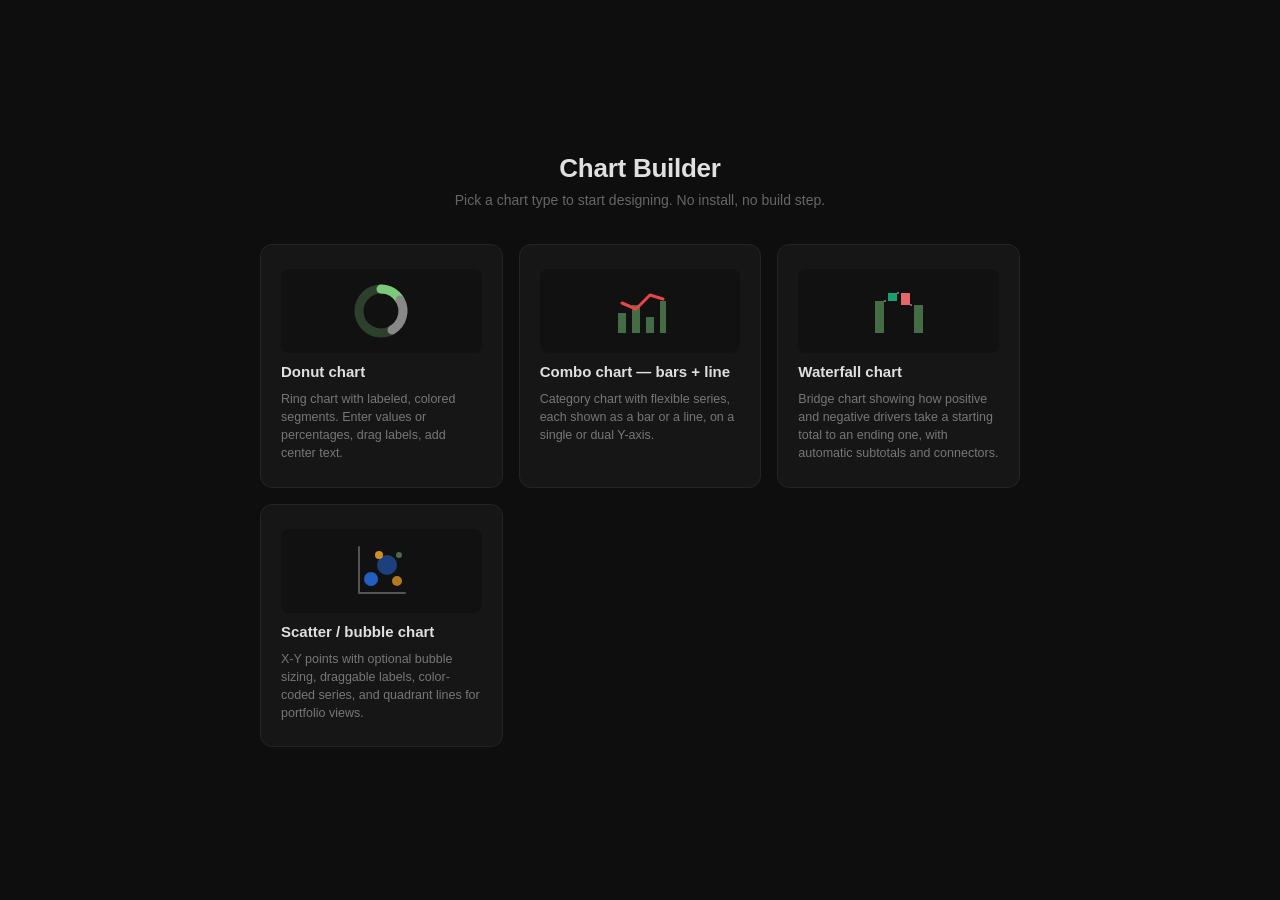
<file: index.html>
<!DOCTYPE html>
<html lang="en">
<head>
<meta charset="UTF-8">
<meta name="viewport" content="width=device-width, initial-scale=1.0">
<title>Chart Builder</title>
<link rel="stylesheet" href="shared.css?v=3">
</head>
<body class="launcher">

<div class="launcher-wrap">
  <div class="launcher-head">
    <h1>Chart Builder</h1>
    <p>Pick a chart type to start designing. No install, no build step.</p>
  </div>

  <div class="launcher-grid">

    <a class="launcher-card" href="donut.html">
      <div class="glyph">
        <svg width="64" height="64" viewBox="0 0 64 64" fill="none">
          <circle cx="32" cy="32" r="22" stroke="currentColor" stroke-width="9" opacity="0.25"/>
          <path d="M32 10 a22 22 0 0 1 19 11" stroke="currentColor" stroke-width="9" stroke-linecap="round"/>
          <path d="M51 21 a22 22 0 0 1 -8 30" stroke="#888" stroke-width="9" stroke-linecap="round"/>
        </svg>
      </div>
      <h2>Donut chart</h2>
      <p>Ring chart with labeled, colored segments. Enter values or percentages, drag labels, add center text.</p>
    </a>

    <a class="launcher-card" href="combo.html">
      <div class="glyph">
        <svg width="64" height="64" viewBox="0 0 64 64" fill="none">
          <rect x="10" y="34" width="8" height="20" fill="currentColor" opacity="0.5"/>
          <rect x="24" y="26" width="8" height="28" fill="currentColor" opacity="0.5"/>
          <rect x="38" y="38" width="8" height="16" fill="currentColor" opacity="0.5"/>
          <rect x="52" y="22" width="6" height="32" fill="currentColor" opacity="0.5"/>
          <polyline points="14,24 28,30 42,16 55,20" stroke="#E84545" stroke-width="3" stroke-linecap="round" stroke-linejoin="round"/>
        </svg>
      </div>
      <h2>Combo chart — bars + line</h2>
      <p>Category chart with flexible series, each shown as a bar or a line, on a single or dual Y-axis.</p>
    </a>

    <a class="launcher-card" href="waterfall.html">
      <div class="glyph">
        <svg width="64" height="64" viewBox="0 0 64 64" fill="none">
          <rect x="8"  y="22" width="9" height="32" fill="currentColor" opacity="0.5"/>
          <rect x="21" y="14" width="9" height="8"  fill="#199e70"/>
          <rect x="34" y="14" width="9" height="12" fill="#e66767"/>
          <rect x="47" y="26" width="9" height="28" fill="currentColor" opacity="0.5"/>
          <path d="M17 22 H21 M30 14 H34 M43 26 H47" stroke="#888" stroke-width="1.5" stroke-dasharray="2 2"/>
        </svg>
      </div>
      <h2>Waterfall chart</h2>
      <p>Bridge chart showing how positive and negative drivers take a starting total to an ending one, with automatic subtotals and connectors.</p>
    </a>

    <a class="launcher-card" href="scatter.html">
      <div class="glyph">
        <svg width="64" height="64" viewBox="0 0 64 64" fill="none">
          <path d="M10 54 H56 M10 54 V8" stroke="#555" stroke-width="2" stroke-linecap="round"/>
          <circle cx="22" cy="40" r="7" fill="#2A7AFF" opacity="0.75"/>
          <circle cx="38" cy="26" r="10" fill="#2A7AFF" opacity="0.45"/>
          <circle cx="30" cy="16" r="4" fill="#F5A623" opacity="0.85"/>
          <circle cx="48" cy="42" r="5" fill="#F5A623" opacity="0.7"/>
          <circle cx="50" cy="16" r="3" fill="currentColor" opacity="0.5"/>
        </svg>
      </div>
      <h2>Scatter / bubble chart</h2>
      <p>X-Y points with optional bubble sizing, draggable labels, color-coded series, and quadrant lines for portfolio views.</p>
    </a>

  </div>
</div>

</body>
</html>
</file>
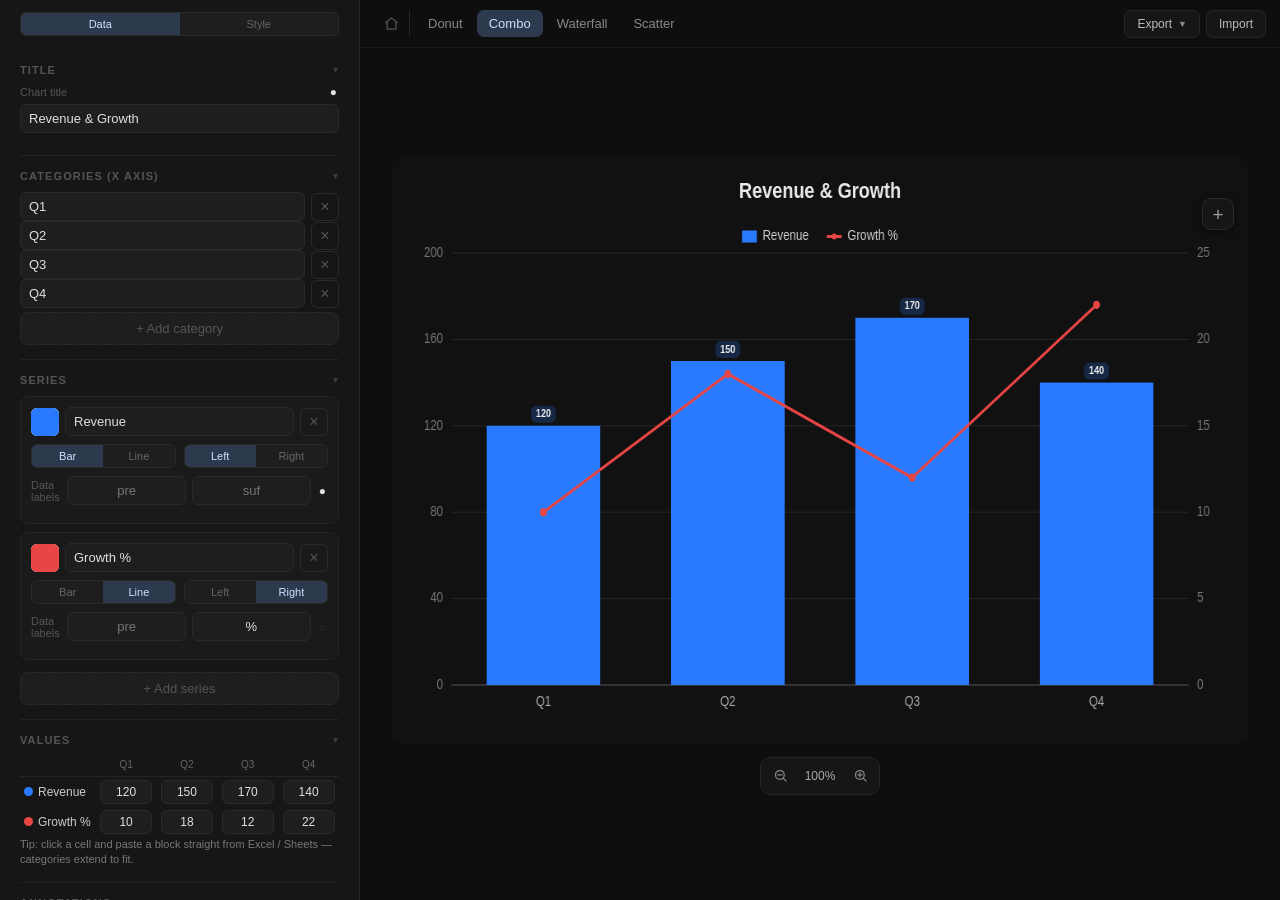
<file: combo.html>
<!DOCTYPE html>
<html lang="en">
<head>
<meta charset="UTF-8">
<meta name="viewport" content="width=device-width, initial-scale=1.0">
<title>Combo Chart Builder</title>
<link rel="stylesheet" href="shared.css?v=3">
</head>
<body>

<div id="panel">
  <!-- Data holds what defines the numbers; Style holds everything cosmetic.
       Splitting them roughly halves what's on screen at any moment. -->
  <div id="panel-tabs" class="seg-toggle">
    <button data-tab="data" class="active">Data</button>
    <button data-tab="style">Style</button>
  </div>

  <div id="panel-inner">

    <div class="section" data-tab="data">
      <div class="panel-title">Title</div>
      <div class="field-row">
        <div class="field-label-row">
          <div class="field-label">Chart title</div>
          <button class="vis-toggle" id="toggleTitle" title="Show/hide">●</button>
        </div>
        <input type="text" id="comboTitle" placeholder="Chart title">
      </div>
    </div>

    <div class="section" data-tab="data">
      <div class="panel-title">Categories (X axis)</div>
      <div id="cat-list"></div>
      <button id="add-cat" class="btn-add">+ Add category</button>
    </div>

    <div class="section" data-tab="data">
      <div class="panel-title">Series</div>
      <div id="series-list"></div>
      <button id="add-series" class="btn-add">+ Add series</button>
    </div>

    <div class="section" data-tab="data">
      <div class="panel-title">Values</div>
      <div class="matrix-wrap"><div id="matrix"></div></div>
      <div class="import-hint">Tip: click a cell and paste a block straight from
        Excel / Sheets — categories extend to fit.</div>
    </div>

    <div class="section" data-tab="style">
      <div class="panel-title">Axis</div>
      <div class="toggle-row">
        <span class="field-label">Dual axis (left + right)</span>
        <button class="vis-toggle" id="toggleDual" title="Single / dual axis">●</button>
      </div>
      <div class="toggle-row">
        <span class="field-label">Axis break (left)</span>
        <button class="vis-toggle" id="toggleAxisBreak" title="On/off">○</button>
      </div>
      <div class="field-stack" id="axisBreakInputs" hidden>
        <span class="field-label">Compress from / to</span>
        <div style="display: grid; grid-template-columns: 1fr 1fr; gap: 6px;">
          <input type="number" id="breakFrom" placeholder="from">
          <input type="number" id="breakTo" placeholder="to">
        </div>
        <div class="import-hint" id="breakHint"></div>
      </div>
    </div>

    <div class="section" data-tab="style">
      <div class="panel-title">Display</div>
      <div class="field-stack">
        <span class="field-label">Bar mode</span>
        <div id="barModeCtl"></div>
      </div>
      <div class="toggle-row" id="stackTotalsRow">
        <span class="field-label">Stack totals</span>
        <button class="vis-toggle" id="toggleStackTotals" title="Show/hide">●</button>
      </div>
      <div class="field-stack" id="segLabelModeRow">
        <span class="field-label">Segment labels</span>
        <div id="segLabelModeCtl"></div>
      </div>
      <div class="toggle-row">
        <span class="field-label">Grid lines</span>
        <button class="vis-toggle" id="toggleGrid" title="Show/hide">●</button>
      </div>
      <div class="toggle-row">
        <span class="field-label">Legend</span>
        <button class="vis-toggle" id="toggleLegend" title="Show/hide">●</button>
      </div>
      <div class="field-stack" id="legendPosRow">
        <span class="field-label">Legend position</span>
        <div id="legendPosCtl"></div>
      </div>
      <div class="field-stack">
        <span class="field-label">Aspect ratio</span>
        <div id="aspectCtl"></div>
      </div>
      <div id="display-sliders"></div>
    </div>

    <div class="section" data-tab="data">
      <div class="panel-title">Annotations</div>
      <div id="ann-list"></div>
      <button id="add-arrow" class="btn-add">+ Growth / diff arrow</button>
      <button id="add-line" class="btn-add">+ Value line</button>
    </div>

    <div class="section" data-tab="style">
      <div class="panel-title">Background</div>
      <div class="bg-row">
        <div class="bg-swatch" id="bgSwatch">
          <input type="color" id="bgColorPicker" value="#111111">
        </div>
        <input type="text" id="bgColorHex" value="#111111" placeholder="#111111">
      </div>
    </div>

  </div>

</div>

<div id="preview">
  <!-- Import / export live at the top of the chart: getting a chart out is the
       point of the tool, so the controls sit where you look first rather than in
       a corner of the settings panel. -->
  <div id="chart-toolbar">
    <nav class="chart-tabs"></nav>
    <div id="chart-actions">
      <button id="exportMenuBtn" class="toolbar-btn">Export <span class="caret">▼</span></button>
      <button id="toggleImport" class="toolbar-btn">Import</button>
      <div id="export-menu" hidden>
        <button class="menu-item" onclick="exportChart(true)">PNG</button>
        <button class="menu-item" onclick="exportChart(false)">PNG · transparent background</button>
        <button class="menu-item" onclick="exportJSON()">JSON · data + config</button>
        <div class="menu-note">Charts autosave in this browser only.
          Export JSON to keep one or move it elsewhere.</div>
      </div>
      <div id="import-panel" hidden>
        <textarea id="importText" class="import-textarea" spellcheck="false"
          placeholder='{
  "categories": ["Q1", "Q2", "Q3", "Q4"],
  "series": [
    { "name": "Revenue", "values": [120, 150, 170, 140] },
    { "name": "Profit",  "values": [40, 55, 60, 52] }
  ]
}'></textarea>
        <div class="import-hint">Accepts plain data, or a full config from Export JSON
          (colors, sizes, background, layout).</div>
        <div id="importMsg" class="import-msg"></div>
        <div class="export-btns">
          <button class="btn-export primary" id="applyImport">Apply</button>
          <button class="btn-export" id="cancelImport">Cancel</button>
        </div>
      </div>
    </div>
  </div>
  <canvas id="canvas"></canvas>
</div>

<script src="shared.js?v=3"></script>
<script>
// ── State ──────────────────────────────────────────────────────────────────
let nextId = 1;

function mkSeries(name, color, kind, axis, values, showLabels = false, prefix = '', suffix = '', overrides = []) {
  return { id: nextId++, name, color, kind, axis, showLabels, prefix, suffix,
           values: values.slice(), overrides: overrides.slice() };
}

// Effective color of one bar: per-bar override if set, else the series color.
function barColor(s, ci) { return (s.overrides && s.overrides[ci]) || s.color; }

const state = {
  title: 'Revenue & Growth',
  showTitle: true,
  categories: ['Q1', 'Q2', 'Q3', 'Q4'],
  series: [],
  dualAxis: true,
  showGrid: true,
  showLegend: true,
  legendPos: 'top',     // 'top' | 'bottom' | 'left' | 'right'
  aspect: '16:9',       // '16:9' | '3:2' | '4:3' | '1:1'
  bgColor: '#111111',
  barWidth: 0.7,        // fraction of a category slot used by the bar group
  barGap: 0.12,         // gap between adjacent bars in a group, as a fraction of one bar's width
  barMode: 'grouped',   // 'grouped' | 'stacked' | 'stacked100'
  showStackTotals: false,     // total label above each stack (stacked modes)
  segmentLabelMode: 'value',  // 'value' | 'percent' — per-segment labels in stacked modes
  annotations: [],      // CAGR/diff arrows + value lines, see sanitizeAnn()
  axisBreak: { enabled: false, from: null, to: null },  // left axis only
  lineWidth: 3,         // px
  axisFontSize: 14,     // px
  valueFontSize: 11,    // px
  legendFontSize: 14,   // px
};

state.series = [
  mkSeries('Revenue',  '#2A7AFF', 'bar',  'left',  [120, 150, 170, 140], true),
  mkSeries('Growth %', '#E84545', 'line', 'right', [10, 18, 12, 22], false, '', '%'),
];

// Effective axis honoring the dual-axis toggle (single axis => everything left).
// Stacked modes force every bar series onto the left axis — a stack needs one scale.
function effAxis(s) {
  if (s.kind === 'bar' && state.barMode !== 'grouped') return 'left';
  return state.dualAxis ? s.axis : 'left';
}

function rawMaxFor(list) {
  let max = 0;
  for (const s of list)
    for (const v of s.values) {
      const n = Number(v);
      if (isFinite(n) && n > max) max = n;
    }
  return max;
}

function axisMaxFor(list) { return niceMax(rawMaxFor(list)); }

// Tallest stack: max over categories of the positive bar-value sum.
function stackSumMax() {
  let max = 0;
  state.categories.forEach((cat, ci) => {
    let sum = 0;
    for (const s of state.series)
      if (s.kind === 'bar') {
        const v = Number(s.values[ci]);
        if (isFinite(v) && v > 0) sum += v;
      }
    if (sum > max) max = sum;
  });
  return max;
}

// ── Canvas Rendering ────────────────────────────────────────────────────────
let [CANVAS_W, CANVAS_H] = ASPECTS[state.aspect] || ASPECTS['16:9'];
const TICKS = 5;

const canvas = document.getElementById('canvas');
let ctx      = setupCanvas(canvas, CANVAS_W, CANVAS_H);

// Bar rectangles and line-point circles from the last render (render
// coordinates), for click hit-testing, and the mark currently selected in the
// popover (null = none).
let barHits = [];
let pointHits = [];
let selectedBar = null;   // { seriesId, ci }

// The value drag in flight: { seriesId, ci, axis, stack, leftMax, rightMax,
// moved }. Non-null pins the axis scale in render() for the duration.
let valueDrag = null;

// The mark under the cursor. This is what makes the chart feel live: without it
// none of the click and drag targets announce themselves until you happen to
// find them. { kind: 'bar' | 'point', seriesId, ci, grip } — `grip` is true when
// the cursor is on the value edge, i.e. when a press would start a drag.
let hoverMark = null;

// The floating "+" over the chart and its add-data popover. Declared here (not
// where they're built) so paint() can reposition the button without tripping
// over the temporal dead zone.
let addBtn = null;
let addPopover = null;

// Annotation pill rects from the last preview render (for drag hit-testing),
// the annotation drag in flight, and the last preview's plot metrics (so drag
// handlers can map pixels back to axis values outside render()).
let annHits = [];
let annDrag = null;
let plotMetrics = null;

// Switch aspect ratio: resize the canvas backing store and repaint.
function setAspect(a) {
  if (!ASPECTS[a]) return;
  state.aspect = a;
  [CANVAS_W, CANVAS_H] = ASPECTS[a];
  ctx = setupCanvas(canvas, CANVAS_W, CANVAS_H);
  renderPreview();
}

function render(c, w, h, withBg) {
  c.clearRect(0, 0, w, h);
  if (withBg) { c.fillStyle = state.bgColor; c.fillRect(0, 0, w, h); }

  const cats = state.categories;
  if (!cats.length || !state.series.length) return;

  const barSeries = state.series.filter(s => s.kind === 'bar');
  const stacked   = state.barMode !== 'grouped' && barSeries.length > 0;
  const pct100    = state.barMode === 'stacked100' && barSeries.length > 0;

  const leftList  = state.series.filter(s => effAxis(s) === 'left');
  const rightList = state.series.filter(s => effAxis(s) === 'right');
  const hasRight  = state.dualAxis && rightList.length > 0;

  // Stacked: the left scale must cover the tallest stack (per-category sum)
  // alongside any left-axis line series. 100% mode pins the left scale to 100.
  let leftMax;
  if (pct100)       leftMax = 100;
  else if (stacked) leftMax = niceMax(Math.max(stackSumMax(),
                                               rawMaxFor(leftList.filter(s => s.kind === 'line'))));
  else              leftMax = axisMaxFor(leftList);
  let rightMax = axisMaxFor(rightList);

  // While a mark is being dragged the axis stays pinned to the scale it had
  // when the drag began. Without this the axis re-nices as the value grows, the
  // mark slides back under the cursor, and the chart appears to fight the drag.
  if (valueDrag) {
    leftMax  = valueDrag.leftMax;
    rightMax = valueDrag.rightMax;
  }

  // Legend metrics (computed up front so the plot can reserve space for it).
  const lf = state.legendFontSize;
  const legendOn = state.showLegend && state.series.length > 0;
  const legPos = state.legendPos || 'top';
  const glyphW = 18, glyphGap = 7, itemGapX = 22;
  let legItemW = [], legBandH = 0, legBandW = 0;
  if (legendOn) {
    c.font = `500 ${lf}px ${FF}`;
    legItemW = state.series.map(s => glyphW + glyphGap + c.measureText(s.name || 'Series').width);
    legBandH = Math.round(lf * 1.5) + 12;          // height of a top/bottom legend row
    legBandW = Math.max(...legItemW) + 28;         // width of a left/right legend column
  }

  // Plot rectangle — reserve space on whichever side holds the legend; the
  // bottom strip also grows with the number of wrapped X-axis label lines.
  let top = 28;
  if (state.showTitle && state.title) top += 34;
  if (legendOn && legPos === 'top') top += legBandH;
  const plotTop   = top;
  let plotLeft    = 72;
  let plotRight   = w - (hasRight ? 72 : 32);
  if (legendOn && legPos === 'left')  plotLeft  += legBandW;
  if (legendOn && legPos === 'right') plotRight -= legBandW;
  const plotW = plotRight - plotLeft;
  if (plotW <= 0) return;

  // Wrap X-axis category labels to slot width; reserve a bottom strip tall
  // enough for the tallest wrapped label (min matches the original single-line gap).
  const af = state.axisFontSize;
  const slotW = plotW / cats.length;
  const lineHeight = Math.round(af * 1.25);
  c.font = `500 ${af}px ${FF}`;
  const wrappedLabels = cats.map(cat => wrapLabel(c, String(cat), slotW - 8));
  const maxLines = Math.max(1, ...wrappedLabels.map(l => l.length));
  let bottomPad = Math.max(58, 12 + maxLines * lineHeight + 8);
  if (legendOn && legPos === 'bottom') bottomPad += legBandH;
  const plotBottom = h - bottomPad;
  const plotH = plotBottom - plotTop;
  if (plotH <= 0) return;

  // Value→pixel mappers. The optional axis break compresses a left-axis band
  // ([axisBreak.from, axisBreak.to]) to a thin strip; the right axis and the
  // fixed 0–100% scale stay linear. Everything drawn below maps through these.
  const yLeft  = makeYMapper(0, leftMax, plotTop, plotBottom, pct100 ? null : state.axisBreak);
  const yRight = makeYMapper(0, rightMax, plotTop, plotBottom, null);
  const mapFor = axis => axis === 'right' ? yRight : yLeft;

  // Title
  if (state.showTitle && state.title) {
    c.font = `600 22px ${FF}`;
    c.fillStyle = '#e8e8e8';
    c.textAlign = 'center';
    c.textBaseline = 'alphabetic';
    c.fillText(state.title, w / 2, 40);
  }

  // Legend — placed on the side chosen via state.legendPos.
  if (legendOn) {
    c.font = `500 ${lf}px ${FF}`;
    c.textBaseline = 'middle';
    const drawItem = (s, gx, cy) => {
      if (s.kind === 'bar') {
        c.fillStyle = s.color;
        c.fillRect(gx, cy - 6, glyphW, 12);
      } else {
        c.strokeStyle = s.color;
        c.lineWidth = 3;
        c.beginPath(); c.moveTo(gx, cy); c.lineTo(gx + glyphW, cy); c.stroke();
        c.beginPath(); c.arc(gx + glyphW / 2, cy, 3, 0, Math.PI * 2); c.fillStyle = s.color; c.fill();
      }
      c.fillStyle = '#cfcfcf';
      c.textAlign = 'left';
      c.fillText(s.name || 'Series', gx + glyphW + glyphGap, cy);
    };

    if (legPos === 'left' || legPos === 'right') {
      // Vertical stack, centered on the plot's vertical span.
      const itemH = Math.round(lf * 1.7);
      const blockH = state.series.length * itemH;
      let cy = plotTop + plotH / 2 - blockH / 2 + itemH / 2;
      const gx = legPos === 'left' ? 14 : (w - legBandW + 8);
      state.series.forEach(s => { drawItem(s, gx, cy); cy += itemH; });
    } else {
      // Horizontal row, centered across the canvas.
      const totalW = legItemW.reduce((a, b) => a + b, 0) + itemGapX * (state.series.length - 1);
      let gx = w / 2 - totalW / 2;
      const cy = legPos === 'top' ? plotTop - legBandH / 2 : h - legBandH / 2;
      state.series.forEach((s, i) => { drawItem(s, gx, cy); gx += legItemW[i] + itemGapX; });
    }
  }

  // Grid + Y axis ticks/labels. Grid rows follow the (possibly broken) left
  // axis; ticks whose value falls inside the compressed band are skipped.
  c.font = `400 ${af}px ${FF}`;
  c.textBaseline = 'middle';
  for (let i = 0; i <= TICKS; i++) {
    const lv = leftMax * (i / TICKS);
    if (yLeft.active && lv > state.axisBreak.from && lv < state.axisBreak.to) continue;
    const y = yLeft.y(lv);

    if (state.showGrid) {
      c.strokeStyle = '#262626';
      c.lineWidth = 1;
      c.beginPath(); c.moveTo(plotLeft, y); c.lineTo(plotRight, y); c.stroke();
    }

    // Left axis label (percentages in 100% stacked mode)
    c.fillStyle = '#777';
    c.textAlign = 'right';
    c.fillText(pct100 ? Math.round(lv) + '%' : fmtNum(lv), plotLeft - 10, y);
  }
  if (hasRight) {
    for (let i = 0; i <= TICKS; i++) {
      const rv = rightMax * (i / TICKS);
      c.fillStyle = '#777';
      c.textAlign = 'left';
      c.fillText(fmtNum(rv), plotRight + 10, yRight.y(rv));
    }
  }

  // Baseline
  c.strokeStyle = '#3a3a3a';
  c.lineWidth = 1.5;
  c.beginPath(); c.moveTo(plotLeft, plotBottom); c.lineTo(plotRight, plotBottom); c.stroke();

  // X axis category labels (wrapped onto multiple lines, centered per slot)
  c.font = `500 ${af}px ${FF}`;
  c.fillStyle = '#aaa';
  c.textAlign = 'center';
  c.textBaseline = 'top';
  cats.forEach((cat, i) => {
    const cx = plotLeft + slotW * (i + 0.5);
    wrappedLabels[i].forEach((line, li) => {
      c.fillText(line, cx, plotBottom + 10 + li * lineHeight);
    });
  });

  const scaleFor = s => (effAxis(s) === 'right' && state.dualAxis) ? rightMax : leftMax;

  // Hover cue — preview only, like the selection outline below. The soft wash
  // says "this datum is editable"; the bright cap on the value edge says "press
  // here and drag". Without these the chart gives no sign it can be touched.
  const drawHover = (s, ci, bx, by, bw, bh) => {
    if (c !== ctx || !hoverMark || hoverMark.kind !== 'bar') return;
    if (hoverMark.seriesId !== s.id || hoverMark.ci !== ci) return;
    c.fillStyle = 'rgba(255, 255, 255, 0.14)';
    c.fillRect(bx, by, bw, bh);
    if (hoverMark.grip) {
      c.fillStyle = 'rgba(255, 255, 255, 0.85)';
      c.fillRect(bx, by - 1, bw, 3);
    }
  };

  // Selection outline while the color popover is open — preview only, never in
  // exported PNGs (those render into an offscreen context).
  const drawSelection = (s, ci, bx, by, bw, bh) => {
    if (c === ctx && selectedBar && selectedBar.seriesId === s.id && selectedBar.ci === ci) {
      c.strokeStyle = '#ffffff';
      c.lineWidth = 2;
      c.strokeRect(bx - 1.5, by - 1.5, bw + 3, bh + 3);
    }
  };

  barHits = [];
  pointHits = [];
  const brokenBars = [];   // bar rects spanning the break band, for the markers
  if (!stacked) {
    // Bars (grouped side-by-side within each slot). Each bar keeps a constant
    // width, but only the bars that actually have a value are drawn and they're
    // centered under the category tick — so a category missing one of its values
    // still lines its remaining bar(s) up with the label instead of leaving it
    // stuck in an empty lane. `barGap` sets the spacing between adjacent bars.
    const groupW = slotW * state.barWidth;
    const barW = barSeries.length ? groupW / barSeries.length : 0;
    const gap = barW * state.barGap;
    cats.forEach((cat, ci) => {
      const center = plotLeft + slotW * (ci + 0.5);
      const present = barSeries.filter(s => {
        const v = Number(s.values[ci]);
        return isFinite(v) && v > 0;
      });
      if (!present.length) return;
      const subLeft = center - (present.length * barW) / 2;
      present.forEach((s, k) => {
        const v = Number(s.values[ci]);
        const axisMax = scaleFor(s) || 1;
        const by = mapFor(effAxis(s)).y(Math.min(v, axisMax));
        const bh = plotBottom - by;
        const bx = subLeft + k * barW + gap / 2;
        const bw = Math.max(barW - gap, 1);
        const color = barColor(s, ci);
        if (yLeft.active && effAxis(s) === 'left' && by < yLeft.bandTop) brokenBars.push({ bx, bw });
        c.fillStyle = color;
        c.fillRect(bx, by, bw, bh);
        barHits.push({ x: bx, y: by, w: bw, h: bh, seriesId: s.id, ci,
                       axis: effAxis(s), stack: null });
        drawHover(s, ci, bx, by, bw, bh);
        drawSelection(s, ci, bx, by, bw, bh);

        if (s.showLabels)
          drawValueLabel(c, (s.prefix || '') + fmtNum(v) + (s.suffix || ''), bx + bw / 2, by - 3, color,
                         state.valueFontSize);
      });
    });
  } else {
    // Stacked / 100% stacked: one column per category, bar series stacked
    // bottom-up in series order. Negative values are skipped (like grouped).
    const groupW = Math.max(slotW * state.barWidth, 1);
    cats.forEach((cat, ci) => {
      const center = plotLeft + slotW * (ci + 0.5);
      const bx = center - groupW / 2;
      const segs = barSeries
        .map(s => ({ s, v: Number(s.values[ci]) }))
        .filter(x => isFinite(x.v) && x.v > 0);
      if (!segs.length) return;
      const sum = segs.reduce((a, x) => a + x.v, 0);

      let cum = 0;
      let stackTopY = plotBottom;
      const cuts = [];   // internal segment boundaries, for the surface gaps
      segs.forEach(({ s, v }, si) => {
        const val0 = pct100 ? cum / sum * 100 : Math.min(cum, leftMax);
        cum += v;
        const val1 = pct100 ? cum / sum * 100 : Math.min(cum, leftMax);
        const by = yLeft.y(val1);
        const bh = Math.max(yLeft.y(val0) - by, 0);
        stackTopY = by;
        if (si > 0) cuts.push(by + bh);   // bottom edge = boundary to the segment below
        const color = barColor(s, ci);
        c.fillStyle = color;
        c.fillRect(bx, by, groupW, bh);
        // `below`/`others` let a drag on this segment's top edge solve back for
        // the segment's own value: the top edge is a cumulative total (or, in
        // 100% mode, a cumulative share), not the value itself.
        barHits.push({ x: bx, y: by, w: groupW, h: bh, seriesId: s.id, ci,
                       axis: 'left', stack: { below: cum - v, others: sum - v } });
        drawHover(s, ci, bx, by, groupW, bh);
        drawSelection(s, ci, bx, by, groupW, bh);

        // Per-segment label, centered inside the segment — drawn only when the
        // segment is tall enough to hold it (the "smart" part).
        if (s.showLabels && bh >= state.valueFontSize + 6) {
          const txt = state.segmentLabelMode === 'percent'
            ? Math.round(v / sum * 100) + '%'
            : (s.prefix || '') + fmtNum(v) + (s.suffix || '');
          c.font = `600 ${state.valueFontSize}px ${FF}`;
          c.fillStyle = '#ffffff';
          c.textAlign = 'center';
          c.textBaseline = 'middle';
          c.fillText(txt, center, by + bh / 2);
        }
      });

      // 2px surface gap between stacked segments so each block reads separately.
      cuts.forEach(cy => {
        if (withBg) { c.fillStyle = state.bgColor; c.fillRect(bx, cy - 1, groupW, 2); }
        else c.clearRect(bx, cy - 1, groupW, 2);
      });

      if (yLeft.active && stackTopY < yLeft.bandTop) brokenBars.push({ bx, bw: groupW });
      if (state.showStackTotals)
        drawValueLabel(c, fmtNum(sum), center, stackTopY - 3, '#888888', state.valueFontSize);
    });
  }

  // Axis-break markers: punch a thin gap through each bar spanning the band
  // and draw slash marks there, plus a marker on the axis itself.
  if (yLeft.active) {
    const midY = (yLeft.bandTop + yLeft.bandBottom) / 2;
    const halfGap = 3;
    const slashes = (x0, x1) => {
      c.strokeStyle = '#888888';
      c.lineWidth = 1.5;
      for (const yy of [midY - halfGap, midY + halfGap]) {
        c.beginPath();
        c.moveTo(x0, yy + 3);
        c.lineTo(x1, yy - 3);
        c.stroke();
      }
    };
    const punch = (x, wdt) => {
      if (withBg) { c.fillStyle = state.bgColor; c.fillRect(x, midY - halfGap, wdt, halfGap * 2); }
      else c.clearRect(x, midY - halfGap, wdt, halfGap * 2);
    };
    brokenBars.forEach(({ bx, bw }) => {
      punch(bx - 1, bw + 2);
      slashes(bx - 3, bx + bw + 3);
    });
    punch(plotLeft - 8, 16);
    slashes(plotLeft - 6, plotLeft + 6);
  }

  // Lines (one polyline per line series, gaps on null values)
  const lineSeries = state.series.filter(s => s.kind === 'line');
  lineSeries.forEach(s => {
    const axisMax = scaleFor(s) || 1;
    const pts = cats.map((cat, ci) => {
      const v = Number(s.values[ci]);
      if (!isFinite(v) || s.values[ci] === null || s.values[ci] === '') return null;
      return {
        x: plotLeft + slotW * (ci + 0.5),
        y: mapFor(effAxis(s)).y(Math.min(v, axisMax)),
        v,
      };
    });

    // Stroke connected segments
    c.strokeStyle = s.color;
    c.lineWidth = state.lineWidth;
    c.lineJoin = 'round';
    c.lineCap = 'round';
    let started = false;
    c.beginPath();
    pts.forEach(p => {
      if (!p) { started = false; return; }
      if (!started) { c.moveTo(p.x, p.y); started = true; }
      else c.lineTo(p.x, p.y);
    });
    c.stroke();

    // Points + value labels
    pts.forEach((p, ci) => {
      if (!p) return;
      const pr = state.lineWidth * 1.4;
      c.beginPath();
      c.arc(p.x, p.y, pr, 0, Math.PI * 2);
      c.fillStyle = s.color;
      c.fill();
      // Grab radius is padded to a comfortable target on thin lines.
      pointHits.push({ x: p.x, y: p.y, r: Math.max(pr + 4, 9), seriesId: s.id, ci,
                       axis: effAxis(s) });
      if (c === ctx && hoverMark && hoverMark.kind === 'point' &&
          hoverMark.seriesId === s.id && hoverMark.ci === ci) {
        c.beginPath();
        c.arc(p.x, p.y, pr + 5, 0, Math.PI * 2);
        c.fillStyle = 'rgba(255, 255, 255, 0.20)';
        c.fill();
      }
      if (c === ctx && selectedBar && selectedBar.seriesId === s.id && selectedBar.ci === ci) {
        c.beginPath();
        c.arc(p.x, p.y, pr + 3.5, 0, Math.PI * 2);
        c.strokeStyle = '#ffffff';
        c.lineWidth = 2;
        c.stroke();
      }
      if (s.showLabels)
        drawValueLabel(c, (s.prefix || '') + fmtNum(p.v) + (s.suffix || ''),
                       p.x, p.y - pr - 3, s.color, state.valueFontSize);
    });
  });

  // ── Annotations (CAGR/diff arrows + value lines) — drawn on top ────────────
  if (c === ctx) {
    annHits = [];
    plotMetrics = { plotTop, plotBottom, plotH, leftMax, rightMax, yLeft, yRight };
  }
  const xForCi = ci => plotLeft + slotW * (ci + 0.5);
  const yOf = (v, axis) => {
    const eff = (axis === 'right' && hasRight) ? 'right' : 'left';
    const max = eff === 'right' ? rightMax : leftMax;
    return mapFor(eff).y(Math.min(Math.max(v, 0), max || 1));
  };

  // Positive-stack running sums at a category, keyed by series id.
  const stackInfo = ci => {
    let sum = 0;
    const cums = new Map();
    for (const s of barSeries) {
      const v = Number(s.values[ci]);
      if (isFinite(v) && v > 0) sum += v;
      cums.set(s.id, sum);
    }
    return { sum, cums };
  };

  // Value + pixel anchor for an arrow endpoint at category ci. seriesId null =
  // stack total (stacked) or the first bar series (grouped).
  const arrowAnchor = (ann, ci) => {
    if (!Number.isFinite(ci) || ci < 0 || ci >= cats.length) return null;
    if (ann.seriesId == null) {
      if (stacked) {
        const { sum } = stackInfo(ci);
        if (sum <= 0) return null;
        return { value: sum, y: yOf(pct100 ? 100 : sum, 'left') };
      }
      const s0 = barSeries[0] || state.series[0];
      if (!s0) return null;
      const v = Number(s0.values[ci]);
      if (!isFinite(v)) return null;
      return { value: v, y: yOf(v, effAxis(s0)) };
    }
    const s = state.series.find(sr => sr.id === ann.seriesId);
    if (!s) return null;
    const v = Number(s.values[ci]);
    if (!isFinite(v)) return null;
    if (s.kind === 'bar' && stacked) {
      const { sum, cums } = stackInfo(ci);
      if (sum <= 0 || !(v > 0)) return null;
      const cum = cums.get(s.id) ?? 0;
      return { value: v, y: yOf(pct100 ? cum / sum * 100 : cum, 'left') };
    }
    return { value: v, y: yOf(v, effAxis(s)) };
  };

  state.annotations.forEach(ann => {
    if (ann.type === 'line') {
      const v = Number(ann.value);
      if (!isFinite(v)) return;
      const ly = yOf(v, ann.axis);
      drawValueLine(c, plotLeft, plotRight, ly, { color: ann.color });
      const txt = [ann.label, ann.showValue ? fmtNum(v) : ''].filter(Boolean).join(' ');
      if (txt) {
        c.font = `600 ${state.valueFontSize}px ${FF}`;
        const pw = c.measureText(txt).width + 12;
        const ph = state.valueFontSize + 6;
        const cx = plotRight - pw / 2 - 6;
        const bottomY = Math.max(ly - 4, plotTop + ph);
        drawValueLabel(c, txt, cx, bottomY, ann.color, state.valueFontSize);
        if (c === ctx) annHits.push({ x: cx - pw / 2, y: bottomY - ph, w: pw, h: ph, annId: ann.id });
      } else if (c === ctx) {
        annHits.push({ x: plotRight - 46, y: ly - 8, w: 40, h: 16, annId: ann.id });
      }
    } else {
      const a = arrowAnchor(ann, ann.fromCi);
      const b = arrowAnchor(ann, ann.toCi);
      if (!a || !b || ann.fromCi === ann.toCi) return;
      const x1 = xForCi(ann.fromCi), x2 = xForCi(ann.toCi);
      const level = Math.max(Math.min(a.y, b.y) - (ann.yOffset ?? 28), plotTop + 10);

      // Dashed risers from each endpoint up to the arrow level.
      c.strokeStyle = ann.color;
      c.lineWidth = 1;
      c.setLineDash([3, 3]);
      c.beginPath(); c.moveTo(x1, a.y - 4); c.lineTo(x1, level); c.stroke();
      c.beginPath(); c.moveTo(x2, b.y - 4); c.lineTo(x2, level); c.stroke();
      c.setLineDash([]);
      drawArrow(c, x1, level, x2, level, { color: ann.color, width: 1.5, heads: 'end' });

      let txt = 'n/a';
      if (ann.metric === 'cagr') {
        const g = computeCAGR(a.value, b.value, Math.abs(ann.toCi - ann.fromCi));
        if (g != null) txt = (g >= 0 ? '+' : '−') + (Math.abs(g) * 100).toFixed(1) + '% p.a.';
      } else if (ann.metric === 'diff') {
        const d = b.value - a.value;
        txt = (d >= 0 ? '+' : '−') + fmtNum(Math.abs(d));
      } else if (a.value !== 0) {
        const p = (b.value - a.value) / Math.abs(a.value) * 100;
        txt = (p >= 0 ? '+' : '−') + Math.abs(p).toFixed(1) + '%';
      }
      const mx = (x1 + x2) / 2;
      drawValueLabel(c, txt, mx, level - 4, ann.color, state.valueFontSize);
      if (c === ctx) {
        c.font = `600 ${state.valueFontSize}px ${FF}`;
        const pw = c.measureText(txt).width + 12;
        const ph = state.valueFontSize + 6;
        annHits.push({ x: mx - pw / 2, y: level - 4 - ph, w: pw, h: ph, annId: ann.id });
      }
    }
  });
}

// Repaint only. Use this for anything that fires per mouse move — hover cues and
// in-flight drags — because renderPreview() also writes localStorage, and doing
// that on every pixel of a drag is both wasteful and needless.
function paint() {
  render(ctx, CANVAS_W, CANVAS_H, true);
  if (addBtn) positionAddBtn();
}

// Repaint and commit. Use this when a change is done: a keystroke, a click, the
// end of a drag.
function renderPreview() {
  paint();
  persist();
}

// ── Persistence ───────────────────────────────────────────────────────────────
const STORAGE_KEY = 'combo-builder-v1';

// Validate a raw annotation (from storage, import, or an add button) into a
// clean state annotation, or null if hopeless. Serialized arrows carry a
// seriesIndex (position) because series ids are internal and reassigned; this
// resolves it back to the live series id. Must run after state.series is set.
function sanitizeAnn(a) {
  if (!a || (a.type !== 'arrow' && a.type !== 'line')) return null;
  if (a.type === 'arrow') {
    const maxCi = Math.max(state.categories.length - 1, 0);
    const clampCi = (v, dflt) => {
      const n = Number(v);
      return Number.isFinite(n) ? Math.min(Math.max(Math.round(n), 0), maxCi) : dflt;
    };
    const bySeriesIndex = Number.isFinite(Number(a.seriesIndex)) ? state.series[Number(a.seriesIndex)] : null;
    return {
      id: nextId++,
      type: 'arrow',
      metric: ['cagr', 'diff', 'pctdiff'].includes(a.metric) ? a.metric : 'cagr',
      fromCi: clampCi(a.fromCi, 0),
      toCi: clampCi(a.toCi, maxCi),
      seriesId: a.seriesId != null && state.series.some(s => s.id === a.seriesId)
        ? a.seriesId
        : (bySeriesIndex ? bySeriesIndex.id : null),
      yOffset: Number.isFinite(a.yOffset) ? Math.min(Math.max(a.yOffset, 8), 600) : 28,
      color: isHex6(a.color) ? a.color : '#f0f0f0',
    };
  }
  return {
    id: nextId++,
    type: 'line',
    value: Number.isFinite(Number(a.value)) ? Number(a.value) : 0,
    axis: a.axis === 'right' ? 'right' : 'left',
    label: a.label != null ? String(a.label) : '',
    color: isHex6(a.color) ? a.color : '#E84545',
    showValue: a.showValue !== false,
  };
}

// Full, portable snapshot of the chart: data + visual configuration. Shared by
// localStorage persistence and JSON export so the two never drift. Series ids are
// internal-only and omitted (import/restore reassign them).
function getConfig() {
  return {
    title: state.title,
    showTitle: state.showTitle,
    categories: state.categories.slice(),
    series: state.series.map(({ name, color, kind, axis, showLabels, prefix, suffix, values, overrides }) =>
      ({ name, color, kind, axis, showLabels, prefix, suffix, values: values.slice(),
         overrides: (overrides || []).map(v => v || null) })),
    dualAxis: state.dualAxis,
    axisBreak: { ...state.axisBreak },
    showGrid: state.showGrid,
    showLegend: state.showLegend,
    legendPos: state.legendPos,
    aspect: state.aspect,
    bgColor: state.bgColor,
    barWidth: state.barWidth,
    barGap: state.barGap,
    barMode: state.barMode,
    showStackTotals: state.showStackTotals,
    segmentLabelMode: state.segmentLabelMode,
    annotations: state.annotations.map(a => a.type === 'arrow'
      ? { type: 'arrow', metric: a.metric, fromCi: a.fromCi, toCi: a.toCi,
          seriesIndex: (i => i >= 0 ? i : null)(state.series.findIndex(s => s.id === a.seriesId)),
          yOffset: a.yOffset, color: a.color }
      : { type: 'line', value: a.value, axis: a.axis, label: a.label,
          color: a.color, showValue: a.showValue }),
    lineWidth: state.lineWidth,
    axisFontSize: state.axisFontSize,
    valueFontSize: state.valueFontSize,
    legendFontSize: state.legendFontSize,
  };
}

function persist() {
  saveState(STORAGE_KEY, getConfig());
}

function restore() {
  const data = loadState(STORAGE_KEY);
  if (!data || !Array.isArray(data.series) || !data.series.length) return false;

  state.title      = data.title      ?? state.title;
  state.showTitle  = data.showTitle  ?? true;
  state.categories = Array.isArray(data.categories) && data.categories.length ? data.categories : state.categories;
  // Migration: older saves used a single global `showValues`; fall back to it per series.
  const legacyLabels = data.showValues === true;
  state.series     = data.series.map((s, i) => ({
    id: s.id ?? (i + 1), name: s.name, color: s.color,
    kind: s.kind === 'line' ? 'line' : 'bar',
    axis: s.axis === 'right' ? 'right' : 'left',
    showLabels: s.showLabels ?? legacyLabels,
    prefix: s.prefix ?? '',
    suffix: s.suffix ?? '',
    values: Array.isArray(s.values) ? s.values : [],
    overrides: Array.isArray(s.overrides) ? s.overrides.map(v => isHex6(v) ? v : null) : [],
  }));
  state.dualAxis   = data.dualAxis   ?? true;
  // Migration: saves from before axis breaks lack the key — default disabled.
  state.axisBreak = {
    enabled: data.axisBreak?.enabled === true,
    from: Number.isFinite(data.axisBreak?.from) ? data.axisBreak.from : null,
    to:   Number.isFinite(data.axisBreak?.to)   ? data.axisBreak.to   : null,
  };
  state.showGrid   = data.showGrid   ?? true;
  state.showLegend = data.showLegend ?? true;
  state.legendPos  = ['top', 'bottom', 'left', 'right'].includes(data.legendPos) ? data.legendPos : 'top';
  state.aspect     = ASPECTS[data.aspect] ? data.aspect : '16:9';
  state.bgColor    = data.bgColor    ?? state.bgColor;
  state.barWidth   = data.barWidth   ?? state.barWidth;
  state.barGap     = data.barGap     ?? state.barGap;
  // Migration: saves from before stacking lack these keys — default to the old
  // grouped behavior so they restore pixel-identical.
  state.barMode          = ['grouped', 'stacked', 'stacked100'].includes(data.barMode) ? data.barMode : 'grouped';
  state.showStackTotals  = data.showStackTotals ?? false;
  state.segmentLabelMode = data.segmentLabelMode === 'percent' ? 'percent' : 'value';
  state.lineWidth  = data.lineWidth  ?? state.lineWidth;
  state.axisFontSize   = data.axisFontSize   ?? state.axisFontSize;
  state.valueFontSize  = data.valueFontSize  ?? state.valueFontSize;
  state.legendFontSize = data.legendFontSize ?? state.legendFontSize;

  // Keep every series' value array aligned to the category count
  state.series.forEach(s => alignValues(s));
  nextId = Math.max(0, ...state.series.map(s => s.id)) + 1;

  // Migration: saves from before annotations simply lack the key.
  state.annotations = Array.isArray(data.annotations)
    ? data.annotations.map(sanitizeAnn).filter(Boolean)
    : [];
  return true;
}

// Pad/trim a series' values and per-bar overrides to match the number of categories.
function alignValues(s) {
  const n = state.categories.length;
  while (s.values.length < n) s.values.push(null);
  s.values.length = n;
  s.overrides ??= [];
  while (s.overrides.length < n) s.overrides.push(null);
  s.overrides.length = n;
}

// ── UI: Categories ────────────────────────────────────────────────────────────
function renderCategories() {
  const list = document.getElementById('cat-list');
  list.innerHTML = '';
  state.categories.forEach((cat, idx) => {
    const row = document.createElement('div');
    row.className = 'item-row';
    row.style.gridTemplateColumns = '1fr 28px';

    const input = document.createElement('input');
    input.type = 'text';
    input.value = cat;
    input.placeholder = 'Category';
    input.addEventListener('input', e => {
      state.categories[idx] = e.target.value;
      renderMatrix();      // refresh column header (cell focus is elsewhere)
      renderPreview();
    });

    const del = document.createElement('button');
    del.className = 'btn-icon delete';
    del.innerHTML = '×';
    del.title = 'Remove';
    del.addEventListener('click', () => {
      if (state.categories.length <= 1) return;
      state.categories.splice(idx, 1);
      state.series.forEach(s => { s.values.splice(idx, 1); s.overrides.splice(idx, 1); });
      renderCategories();
      renderMatrix();
      renderPreview();
    });

    row.append(input, del);
    list.appendChild(row);
  });
}

// Appending a category means extending every series in step. `values` is an
// optional Map of series id → value so the chart's add popover can supply a
// whole column at once. Shared with the panel button so the two can't drift.
function addCategory(name, values) {
  state.categories.push(name || 'Cat ' + (state.categories.length + 1));
  state.series.forEach(s => {
    const v = values ? values.get(s.id) : undefined;
    s.values.push(v === undefined ? null : v);
    s.overrides.push(null);
  });
  renderCategories();
  renderMatrix();
  renderPreview();
}

// Creating a series has to backfill it to the current category count.
function addSeries(name, kind, axis) {
  const color = PALETTE[state.series.length % PALETTE.length];
  const s = mkSeries(name || 'Series ' + (state.series.length + 1),
                     color, kind || 'bar', axis || 'left', []);
  alignValues(s);
  state.series.push(s);
  renderSeries();
  renderMatrix();
  renderPreview();
  return s;
}

document.getElementById('add-cat').addEventListener('click', () => addCategory());

// ── UI: Series cards ──────────────────────────────────────────────────────────
function renderSeries() {
  const list = document.getElementById('series-list');
  list.innerHTML = '';
  state.series.forEach((s, idx) => {
    const card = document.createElement('div');
    card.className = 'series-card';

    const top = document.createElement('div');
    top.className = 'series-card-top';

    const swatch = colorSwatch(s.color, hex => { s.color = hex; renderMatrix(); renderPreview(); });

    const nameIn = document.createElement('input');
    nameIn.type = 'text';
    nameIn.value = s.name;
    nameIn.placeholder = 'Series name';
    nameIn.addEventListener('input', e => {
      s.name = e.target.value;
      renderMatrix();    // refresh row head (cell focus is elsewhere)
      renderPreview();
    });

    const del = document.createElement('button');
    del.className = 'btn-icon delete';
    del.innerHTML = '×';
    del.title = 'Remove';
    del.addEventListener('click', () => {
      if (state.series.length <= 1) return;
      state.series.splice(idx, 1);
      renderSeries();
      renderMatrix();
      renderPreview();
    });

    top.append(swatch, nameIn, del);

    const controls = document.createElement('div');
    controls.className = 'series-card-controls';

    const kindToggle = makeSegToggle(
      [{ label: 'Bar', value: 'bar' }, { label: 'Line', value: 'line' }],
      s.kind, false,
      v => { s.kind = v; renderSeries(); renderPreview(); }
    );

    const axisToggle = makeSegToggle(
      [{ label: 'Left', value: 'left' }, { label: 'Right', value: 'right' }],
      s.axis, !state.dualAxis || (s.kind === 'bar' && state.barMode !== 'grouped'),
      v => { s.axis = v; renderSeries(); renderPreview(); }
    );

    controls.append(kindToggle, axisToggle);

    const labelsRow = document.createElement('div');
    labelsRow.className = 'toggle-row';
    const labelsLabel = document.createElement('span');
    labelsLabel.className = 'field-label';
    labelsLabel.textContent = 'Data labels';

    const affix = (value, ph, onChange) => {
      const inp = document.createElement('input');
      inp.type = 'text';
      inp.className = 'label-affix';
      inp.value = value;
      inp.placeholder = ph;
      inp.maxLength = 4;
      inp.title = ph === 'pre' ? 'Label prefix (e.g. $)' : 'Label suffix (e.g. %)';
      inp.addEventListener('input', e => { onChange(e.target.value); renderPreview(); });
      return inp;
    };

    const right = document.createElement('div');
    right.className = 'labels-right';
    right.append(
      affix(s.prefix, 'pre', v => { s.prefix = v; }),
      affix(s.suffix, 'suf', v => { s.suffix = v; }),
      visToggle(s.showLabels, on => { s.showLabels = on; renderPreview(); }),
    );
    labelsRow.append(labelsLabel, right);

    card.append(top, controls, labelsRow);
    list.appendChild(card);
  });
}

document.getElementById('add-series').addEventListener('click', () => addSeries());

// ── UI: Value matrix (series rows × category columns) ──────────────────────────

// Apply a pasted Excel/Sheets block anchored at series sIdx / category ci.
// Categories extend to fit wide blocks; rows beyond the last series are ignored.
function pasteMatrixBlock(sIdx, ci, rows) {
  const needCols = ci + Math.max(...rows.map(r => r.length));
  while (state.categories.length < needCols) {
    state.categories.push('Cat ' + (state.categories.length + 1));
    state.series.forEach(sr => { sr.values.push(null); sr.overrides.push(null); });
  }
  rows.forEach((row, ri) => {
    const target = state.series[sIdx + ri];
    if (!target) return;
    row.forEach((cell, cj) => { target.values[ci + cj] = parseValue(cell); });
  });
  renderCategories();
  renderSeries();
  renderMatrix();
  renderPreview();
}

function renderMatrix() {
  const host = document.getElementById('matrix');
  host.innerHTML = '';
  const table = document.createElement('table');
  table.className = 'value-matrix';

  // Header row of category names
  const thead = document.createElement('thead');
  const hr = document.createElement('tr');
  hr.appendChild(document.createElement('th'));
  state.categories.forEach(cat => {
    const th = document.createElement('th');
    th.textContent = cat || '—';
    hr.appendChild(th);
  });
  thead.appendChild(hr);
  table.appendChild(thead);

  // One row per series
  const tbody = document.createElement('tbody');
  state.series.forEach(s => {
    const tr = document.createElement('tr');

    const head = document.createElement('th');
    head.className = 'row-head';
    head.title = s.name;
    const chip = document.createElement('span');
    chip.className = 'matrix-chip';
    const dot = document.createElement('span');
    dot.className = 'matrix-dot';
    dot.style.background = s.color;
    chip.append(dot, document.createTextNode(s.name || 'Series'));
    head.appendChild(chip);
    tr.appendChild(head);

    state.categories.forEach((cat, ci) => {
      const td = document.createElement('td');
      const input = document.createElement('input');
      input.type = 'number';
      // Addressable so the canvas popover and value drags can write this exact
      // cell without a rebuild (see syncValueEditors).
      input.dataset.seriesId = s.id;
      input.dataset.ci = ci;
      input.value = (s.values[ci] === null || s.values[ci] === undefined) ? '' : s.values[ci];
      input.addEventListener('input', e => {
        const raw = e.target.value;
        const v = raw === '' ? null : parseFloat(raw);
        s.values[ci] = v;
        syncValueEditors(s.id, ci, v);   // mirror into the popover if it's open
        renderPreview();   // no rebuild — keep cell focus
      });
      input.addEventListener('paste', e => {
        const rows = parseTSVBlock(e.clipboardData && e.clipboardData.getData('text'));
        if (!rows) return;   // single value: let the normal paste through
        e.preventDefault();
        pasteMatrixBlock(state.series.indexOf(s), ci, rows);
      });
      td.appendChild(input);
      tr.appendChild(td);
    });

    tbody.appendChild(tr);
  });
  table.appendChild(tbody);
  host.appendChild(table);
  highlightLinkedCell();   // the rebuild dropped the previous highlight

  // The annotation cards embed category/series pickers — rebuild them whenever
  // the data shape changes (renderMatrix runs on every such change).
  renderAnnotations();
}

// ── Chart ⇄ sidebar linking ───────────────────────────────────────────────────
// The canvas popover and the sidebar matrix edit the same numbers, so each has
// to show the other's changes. Both write the value in place rather than
// re-rendering their host — a rebuild would steal focus from whichever field is
// being typed into.
function syncValueEditors(seriesId, ci, value) {
  const cell = document.querySelector(
    `#matrix input[data-series-id="${seriesId}"][data-ci="${ci}"]`);
  if (cell && document.activeElement !== cell)
    cell.value = (value === null || value === undefined) ? '' : value;
  if (popoverField && selectedBar &&
      selectedBar.seriesId === seriesId && selectedBar.ci === ci)
    popoverField.setValue(value);
}

// Tint the sidebar cell behind the mark selected on the canvas, and scroll it
// into view, so it's obvious which number the popover is editing.
function highlightLinkedCell() {
  document.querySelectorAll('#matrix input.linked-active')
    .forEach(el => el.classList.remove('linked-active'));
  if (!selectedBar) return;
  const cell = document.querySelector(
    `#matrix input[data-series-id="${selectedBar.seriesId}"][data-ci="${selectedBar.ci}"]`);
  if (!cell) return;
  cell.classList.add('linked-active');
  cell.scrollIntoView({ block: 'nearest', inline: 'nearest' });
}

// ── UI: Annotation cards ──────────────────────────────────────────────────────
// Refresh line-value inputs in place during canvas drags (no rebuild, so an
// input being edited keeps focus).
function refreshAnnInputs() {
  state.annotations.forEach(a => {
    if (a.type !== 'line') return;
    const inp = document.querySelector(`input.ann-value[data-ann-id="${a.id}"]`);
    if (inp && document.activeElement !== inp) inp.value = a.value;
  });
}

function renderAnnotations() {
  const list = document.getElementById('ann-list');
  if (!list) return;
  list.innerHTML = '';

  state.annotations.forEach((ann, idx) => {
    const card = document.createElement('div');
    card.className = 'series-card';
    const top = document.createElement('div');
    top.className = 'series-card-top';

    const swatch = colorSwatch(ann.color, hex => { ann.color = hex; renderPreview(); });

    const del = document.createElement('button');
    del.className = 'btn-icon delete';
    del.innerHTML = '×';
    del.title = 'Remove';
    del.addEventListener('click', () => {
      state.annotations.splice(idx, 1);
      renderAnnotations();
      renderPreview();
    });

    if (ann.type === 'arrow') {
      const metric = makeSegToggle(
        [{ label: 'CAGR', value: 'cagr' },
         { label: 'Δ', value: 'diff' },
         { label: '%Δ', value: 'pctdiff' }],
        ann.metric, false,
        v => { ann.metric = v; renderAnnotations(); renderPreview(); });
      top.append(swatch, metric, del);

      const row = document.createElement('div');
      row.style.display = 'grid';
      row.style.gridTemplateColumns = '1fr 1fr 1fr';
      row.style.gap = '6px';

      const catSel = (val, title, onCh) => {
        const sel = document.createElement('select');
        sel.title = title;
        state.categories.forEach((cat, ci) => {
          const o = document.createElement('option');
          o.value = ci;
          o.textContent = cat || ('#' + (ci + 1));
          if (ci === val) o.selected = true;
          sel.appendChild(o);
        });
        sel.addEventListener('change', e => { onCh(parseInt(e.target.value, 10)); renderPreview(); });
        return sel;
      };

      const serSel = document.createElement('select');
      serSel.title = 'Series the arrow measures';
      const optAuto = document.createElement('option');
      optAuto.value = '';
      optAuto.textContent = state.barMode !== 'grouped' ? 'Stack total' : 'First bars';
      serSel.appendChild(optAuto);
      state.series.forEach(s => {
        const o = document.createElement('option');
        o.value = s.id;
        o.textContent = s.name || 'Series';
        if (ann.seriesId === s.id) o.selected = true;
        serSel.appendChild(o);
      });
      serSel.addEventListener('change', e => {
        ann.seriesId = e.target.value === '' ? null : parseInt(e.target.value, 10);
        renderPreview();
      });

      row.append(catSel(ann.fromCi, 'From category', v => { ann.fromCi = v; }),
                 catSel(ann.toCi, 'To category', v => { ann.toCi = v; }),
                 serSel);
      card.append(top, row);
    } else {
      top.style.gridTemplateColumns = '28px 64px 1fr 28px';

      const valIn = document.createElement('input');
      valIn.type = 'number';
      valIn.className = 'ann-value';
      valIn.dataset.annId = ann.id;
      valIn.value = ann.value;
      valIn.title = 'Line value (drag the pill on the chart too)';
      valIn.addEventListener('input', e => {
        ann.value = e.target.value === '' ? 0 : parseFloat(e.target.value);
        renderPreview();
      });

      const labIn = document.createElement('input');
      labIn.type = 'text';
      labIn.value = ann.label;
      labIn.placeholder = 'Label';
      labIn.addEventListener('input', e => { ann.label = e.target.value; renderPreview(); });

      top.append(swatch, valIn, labIn, del);

      const row = document.createElement('div');
      row.style.display = 'grid';
      row.style.gridTemplateColumns = '1fr auto';
      row.style.gap = '6px';
      row.style.alignItems = 'center';

      const axisT = makeSegToggle(
        [{ label: 'Left', value: 'left' }, { label: 'Right', value: 'right' }],
        ann.axis, !state.dualAxis,
        v => { ann.axis = v; renderAnnotations(); renderPreview(); });

      const showRow = document.createElement('div');
      showRow.className = 'labels-right';
      const lbl = document.createElement('span');
      lbl.className = 'field-label';
      lbl.textContent = 'Show value';
      showRow.append(lbl, visToggle(ann.showValue, on => { ann.showValue = on; renderPreview(); }));

      row.append(axisT, showRow);
      card.append(top, row);
    }
    list.appendChild(card);
  });
}

document.getElementById('add-arrow').addEventListener('click', () => {
  state.annotations.push(sanitizeAnn({ type: 'arrow', fromCi: 0, toCi: state.categories.length - 1 }));
  renderAnnotations();
  renderPreview();
});

document.getElementById('add-line').addEventListener('click', () => {
  const v = plotMetrics ? Math.round(plotMetrics.leftMax * 0.8) : 100;
  state.annotations.push(sanitizeAnn({ type: 'line', value: v, label: 'Target' }));
  renderAnnotations();
  renderPreview();
});

// ── Toggles ─────────────────────────────────────────────────────────────────
const bindToggle = (id, key, after) =>
  bindStateToggle(id, state, key, () => { if (after) after(); renderPreview(); });

// Bar mode selector; the stack-only rows (totals, segment-label mode) and the
// bar-gap slider only make sense in one of the modes, so they're rebuilt/hidden
// on every switch. Stacking also locks bar series to the left axis.
function buildBarMode() {
  const host = document.getElementById('barModeCtl');
  host.innerHTML = '';
  host.appendChild(makeSegToggle(
    [{ label: 'Grouped', value: 'grouped' },
     { label: 'Stacked', value: 'stacked' },
     { label: '100%',    value: 'stacked100' }],
    state.barMode, false,
    v => { state.barMode = v; buildBarMode(); buildSliders(); renderSeries(); renderAnnotations(); renderPreview(); },
  ));
  const stacked = state.barMode !== 'grouped';
  document.getElementById('stackTotalsRow').hidden = !stacked;
  document.getElementById('segLabelModeRow').hidden = !stacked;
}

function buildSegLabelMode() {
  const host = document.getElementById('segLabelModeCtl');
  host.innerHTML = '';
  host.appendChild(makeSegToggle(
    [{ label: 'Value', value: 'value' }, { label: '%', value: 'percent' }],
    state.segmentLabelMode, false,
    v => { state.segmentLabelMode = v; buildSegLabelMode(); renderPreview(); },
  ));
}

// Legend position selector (hidden while the legend is off).
function buildLegendPos() {
  const host = document.getElementById('legendPosCtl');
  host.innerHTML = '';
  host.appendChild(makeSegToggle(
    [
      { label: 'Top',    value: 'top' },
      { label: 'Bottom', value: 'bottom' },
      { label: 'Left',   value: 'left' },
      { label: 'Right',  value: 'right' },
    ],
    state.legendPos, false,
    v => { state.legendPos = v; buildLegendPos(); renderPreview(); },
  ));
  document.getElementById('legendPosRow').hidden = !state.showLegend;
}

// Aspect-ratio selector — resizes the canvas to the chosen ratio.
function buildAspect() {
  const host = document.getElementById('aspectCtl');
  host.innerHTML = '';
  host.appendChild(makeSegToggle(
    Object.keys(ASPECTS).map(r => ({ label: r, value: r })),
    state.aspect, false,
    v => { setAspect(v); buildAspect(); },
  ));
}

bindToggle('toggleTitle',  'showTitle');
bindToggle('toggleGrid',   'showGrid');
bindToggle('toggleLegend', 'showLegend', buildLegendPos);
bindToggle('toggleDual',   'dualAxis', () => { renderSeries(); renderAnnotations(); });  // re-enable/disable axis toggles
bindToggle('toggleStackTotals', 'showStackTotals');

// ── Axis break controls ───────────────────────────────────────────────────────
function updateBreakHint() {
  const el = document.getElementById('breakHint');
  const b = state.axisBreak;
  if (!b.enabled) { el.textContent = ''; return; }
  const lm = plotMetrics ? plotMetrics.leftMax : null;
  const ok = Number.isFinite(b.from) && Number.isFinite(b.to) &&
             b.from > 0 && b.to > b.from && (lm === null || b.to < lm);
  el.textContent = ok ? '' :
    'Need 0 < from < to < axis max' + (lm !== null ? ' (' + fmtNum(lm) + ')' : '') + ' — break inactive.';
}

document.getElementById('toggleAxisBreak').addEventListener('click', () => {
  state.axisBreak.enabled = !state.axisBreak.enabled;
  syncToggleBtn('toggleAxisBreak', state.axisBreak.enabled);
  document.getElementById('axisBreakInputs').hidden = !state.axisBreak.enabled;
  renderPreview();
  updateBreakHint();
});
document.getElementById('breakFrom').addEventListener('input', e => {
  state.axisBreak.from = e.target.value === '' ? null : parseFloat(e.target.value);
  renderPreview();
  updateBreakHint();
});
document.getElementById('breakTo').addEventListener('input', e => {
  state.axisBreak.to = e.target.value === '' ? null : parseFloat(e.target.value);
  renderPreview();
  updateBreakHint();
});

document.getElementById('comboTitle').addEventListener('input', e => {
  state.title = e.target.value;
  renderPreview();
});

// ── Display sliders ───────────────────────────────────────────────────────────
function buildSliders() {
  const host = document.getElementById('display-sliders');
  host.innerHTML = '';
  host.append(
    sliderRow('Bar width', {
      min: 0.3, max: 0.95, step: 0.05, value: state.barWidth,
      fmt: v => Math.round(v * 100) + '%',
      onInput: v => { state.barWidth = v; renderPreview(); },
    }),
    // Bar gap separates bars within a group — meaningless when stacked.
    ...(state.barMode === 'grouped' ? [sliderRow('Bar gap', {
      min: 0, max: 0.6, step: 0.02, value: state.barGap,
      fmt: v => Math.round(v * 100) + '%',
      onInput: v => { state.barGap = v; renderPreview(); },
    })] : []),
    sliderRow('Line width', {
      min: 1, max: 8, step: 0.5, value: state.lineWidth,
      fmt: v => v, onInput: v => { state.lineWidth = v; renderPreview(); },
    }),
    sliderRow('Axis text size', {
      min: 8, max: 28, step: 1, value: state.axisFontSize,
      fmt: v => v, onInput: v => { state.axisFontSize = v; renderPreview(); },
    }),
    sliderRow('Value text size', {
      min: 8, max: 24, step: 1, value: state.valueFontSize,
      fmt: v => v, onInput: v => { state.valueFontSize = v; renderPreview(); },
    }),
    sliderRow('Legend text size', {
      min: 8, max: 24, step: 1, value: state.legendFontSize,
      fmt: v => v, onInput: v => { state.legendFontSize = v; renderPreview(); },
    }),
  );
}

// ── Background ────────────────────────────────────────────────────────────────
const applyBgColor = bindBgControl(state, renderPreview);

// ── Mark popover ──────────────────────────────────────────────────────────────
// Click a bar or a line point to edit that one datum: its value (live, straight
// into state) and — for bars — its color. Escape or a click elsewhere dismisses
// it. The value field is mirrored by the sidebar matrix via syncValueEditors.
const preview = document.getElementById('preview');
const barPopover = document.createElement('div');
barPopover.className = 'bar-popover';
barPopover.hidden = true;
preview.appendChild(barPopover);

let popoverField = null;   // the open popover's value field, for live drag sync

function closeBarPopover() {
  if (barPopover.hidden) return;
  barPopover.hidden = true;
  selectedBar = null;
  popoverField = null;
  highlightLinkedCell();
  render(ctx, CANVAS_W, CANVAS_H, true);   // repaint without the selection outline
}

function openBarPopover(hit, clientX, clientY) {
  const s = state.series.find(sr => sr.id === hit.seriesId);
  if (!s) return;
  selectedBar = { seriesId: hit.seriesId, ci: hit.ci };

  barPopover.innerHTML = '';
  const title = document.createElement('div');
  title.className = 'bar-popover-title';
  title.textContent = (s.name || 'Series') + ' · ' + (state.categories[hit.ci] || '—');

  const field = valueField('Value', s.values[hit.ci], v => {
    s.values[hit.ci] = v;
    syncValueEditors(s.id, hit.ci, v);
    renderPreview();
  }, { step: 'any' });
  popoverField = field;

  const hint = document.createElement('div');
  hint.className = 'popover-hint';
  hint.textContent = s.kind === 'line'
    ? 'Drag the point to adjust · ↑↓ to nudge'
    : 'Drag the bar’s top edge to adjust · ↑↓ to nudge';

  // Per-bar color override only exists for bars — a line point takes the
  // series color, which the sidebar owns.
  const parts = [title, field];
  if (s.kind !== 'line') {
    const row = document.createElement('div');
    row.className = 'bar-popover-row';
    const swatch = colorSwatch(barColor(s, hit.ci), hex => {
      s.overrides[hit.ci] = hex;
      renderPreview();
    });
    const reset = document.createElement('button');
    reset.className = 'btn-export';
    reset.textContent = 'Reset';
    reset.title = 'Back to the series color';
    reset.addEventListener('click', () => {
      s.overrides[hit.ci] = null;
      renderPreview();
      closeBarPopover();
    });
    row.append(swatch, reset);
    parts.push(row);
  }

  // Structural edits, so removing data doesn't mean leaving the chart. Clear is
  // the per-datum delete; Remove drops the whole category from every series.
  const actions = document.createElement('div');
  actions.className = 'bar-popover-row';
  const clear = document.createElement('button');
  clear.className = 'btn-export';
  clear.textContent = 'Clear';
  clear.title = 'Empty this value, keeping the category';
  clear.addEventListener('click', () => {
    s.values[hit.ci] = null;
    syncValueEditors(s.id, hit.ci, null);
    renderPreview();
    closeBarPopover();
  });

  const removeCat = document.createElement('button');
  removeCat.className = 'btn-export danger';
  removeCat.textContent = 'Remove ' + (state.categories[hit.ci] || 'category');
  removeCat.title = 'Remove this category from every series';
  // Mirrors the delete button in renderCategories, including its last-one guard.
  removeCat.disabled = state.categories.length <= 1;
  removeCat.addEventListener('click', () => {
    if (state.categories.length <= 1) return;
    state.categories.splice(hit.ci, 1);
    state.series.forEach(sr => { sr.values.splice(hit.ci, 1); sr.overrides.splice(hit.ci, 1); });
    closeBarPopover();
    renderCategories();
    renderMatrix();
    renderPreview();
  });
  actions.append(clear, removeCat);
  parts.push(actions, hint);

  barPopover.append(...parts);
  barPopover.hidden = false;
  highlightLinkedCell();

  // Position next to the click, clamped inside the preview pane.
  const pr = preview.getBoundingClientRect();
  const px = Math.max(8, Math.min(clientX - pr.left + 12, preview.clientWidth  - barPopover.offsetWidth  - 8));
  const py = Math.max(8, Math.min(clientY - pr.top  + 12, preview.clientHeight - barPopover.offsetHeight - 8));
  barPopover.style.left = px + 'px';
  barPopover.style.top  = py + 'px';

  render(ctx, CANVAS_W, CANVAS_H, true);   // repaint with the selection outline
}

// Map a mouse event to render coordinates and find the bar under it, if any.
function barHitAt(e) {
  const p = canvasPoint(canvas, e, CANVAS_W, CANVAS_H);
  if (!p) return null;
  return barHits.find(b => p.x >= b.x && p.x <= b.x + b.w && p.y >= b.y && p.y <= b.y + b.h) || null;
}

// Map a mouse event to a line point, if the cursor is within its grab radius.
function pointHitAt(e) {
  const p = canvasPoint(canvas, e, CANVAS_W, CANVAS_H);
  if (!p) return null;
  return pointHits.find(pt => Math.hypot(p.x - pt.x, p.y - pt.y) <= pt.r) || null;
}

// Map a mouse event to render coordinates and find the annotation pill under it.
function annHitAt(e) {
  const p = canvasPoint(canvas, e, CANVAS_W, CANVAS_H);
  if (!p) return null;
  return annHits.find(a => p.x >= a.x && p.x <= a.x + a.w && p.y >= a.y && p.y <= a.y + a.h) || null;
}

// ── Direct manipulation: drag a mark to change its value ──────────────────────
// A grip is a line point (anywhere on the dot) or a bar's top edge — the edge
// that encodes the value. Points win over bars because they're drawn on top.
function valueGripAt(e) {
  const pt = pointHitAt(e);
  if (pt) return pt;
  const p = canvasPoint(canvas, e, CANVAS_W, CANVAS_H);
  if (!p) return null;
  return barHits.find(b => nearTopEdge(p, b)) || null;
}

// Pixel under the cursor → the dragged series' value at that category, written
// straight into state so the chart, the popover and the sidebar all follow.
function applyValueDrag(pos) {
  const s = state.series.find(sr => sr.id === valueDrag.seriesId);
  if (!s || !plotMetrics) return;
  const right = valueDrag.axis === 'right' && state.dualAxis && plotMetrics.rightMax > 0;
  const m       = right ? plotMetrics.yRight : plotMetrics.yLeft;
  const axisMax = right ? plotMetrics.rightMax : plotMetrics.leftMax;
  const level = Math.min(Math.max(m.yInv(pos.y), 0), axisMax);
  const stack = valueDrag.stack;

  let next;
  if (stack && state.barMode === 'stacked100') {
    // The top edge reads as a cumulative *share*. Hold the other segments
    // fixed and solve for this one: f = (below + v) / (below + v + others).
    const f = Math.min(Math.max(level / 100, 0), 0.98);
    if (!(stack.others > 0)) return;        // a lone segment is always 100%
    next = (f * stack.others) / (1 - f) - stack.below;
  } else if (stack) {
    next = level - stack.below;             // top edge is a cumulative total
  } else {
    next = level;
  }

  next = Math.max(snapToStep(next, axisMax / TICKS), 0);
  s.values[valueDrag.ci] = next;
  syncValueEditors(s.id, valueDrag.ci, next);
  paint();   // mid-drag: the commit happens once, on mouseup
}

canvas.addEventListener('mousedown', e => {
  if (annHitAt(e)) return;   // an annotation pill under the cursor wins the press
  const grip = valueGripAt(e);
  if (!grip || !plotMetrics) return;
  e.preventDefault();
  valueDrag = {
    seriesId: grip.seriesId, ci: grip.ci, axis: grip.axis, stack: grip.stack || null,
    leftMax: plotMetrics.leftMax, rightMax: plotMetrics.rightMax,   // pin the scale
    startY: canvasPoint(canvas, e, CANVAS_W, CANVAS_H).y,
    moved: false,
  };
});

window.addEventListener('mousemove', e => {
  if (!valueDrag) return;
  const pos = canvasPoint(canvas, e, CANVAS_W, CANVAS_H);
  if (!pos) return;
  if (!valueDrag.moved && Math.abs(pos.y - valueDrag.startY) < 3) return;   // still a click
  valueDrag.moved = true;
  applyValueDrag(pos);
});

// Drag an annotation pill: arrows move their height (yOffset), value lines
// track the axis value under the cursor.
canvas.addEventListener('mousedown', e => {
  const hit = annHitAt(e);
  if (!hit) return;
  const ann = state.annotations.find(a => a.id === hit.annId);
  if (!ann) return;
  e.preventDefault();
  const rect = canvas.getBoundingClientRect();
  annDrag = {
    ann,
    startY: (e.clientY - rect.top) * (CANVAS_H / rect.height),
    orig: ann.type === 'arrow' ? (ann.yOffset ?? 28) : (Number(ann.value) || 0),
  };
});

window.addEventListener('mousemove', e => {
  if (!annDrag || !plotMetrics) return;
  const rect = canvas.getBoundingClientRect();
  if (!rect.height) return;
  const dy = (e.clientY - rect.top) * (CANVAS_H / rect.height) - annDrag.startY;
  const { ann } = annDrag;
  if (ann.type === 'arrow') {
    ann.yOffset = Math.min(Math.max(annDrag.orig - dy, 8), 600);
  } else {
    const right = ann.axis === 'right' && state.dualAxis;
    const m = right ? plotMetrics.yRight : plotMetrics.yLeft;
    const axisMax = right ? plotMetrics.rightMax : plotMetrics.leftMax;
    // Map through the (possibly broken) axis: pixel of the original value,
    // shifted by the drag, back to a value.
    const raw = m.yInv(m.y(annDrag.orig) + dy);
    const step = (axisMax / TICKS) / 10 || 1;
    ann.value = Math.round(Math.min(Math.max(raw, 0), axisMax) / step) * step;
    ann.value = Math.round(ann.value * 100) / 100;
    refreshAnnInputs();
  }
  paint();   // mid-drag: the commit happens once, on mouseup
});

// A drag that actually moved must not also fire the popover on mouseup.
let suppressClick = false;

// Both drags paint as they go and commit here, once, when the mouse is released.
window.addEventListener('mouseup', () => {
  const wasAnnDrag = annDrag !== null;
  annDrag = null;
  if (valueDrag) {
    suppressClick = valueDrag.moved;
    valueDrag = null;
    renderPreview();   // repaint with the axis scale released, then commit
  } else if (wasAnnDrag) {
    persist();
  }
});

canvas.addEventListener('click', e => {
  if (suppressClick) { suppressClick = false; return; }
  if (annHitAt(e)) return;   // annotation grabs win over the mark popover
  const hit = pointHitAt(e) || barHitAt(e);
  if (hit) openBarPopover(hit, e.clientX, e.clientY);
  else closeBarPopover();
});

// Two marks are the same when they point at the same datum in the same state,
// so a repaint only happens when the cue would actually change.
const sameMark = (a, b) =>
  a === b || (!!a && !!b && a.kind === b.kind && a.seriesId === b.seriesId &&
              a.ci === b.ci && a.grip === b.grip);

function setHover(mark) {
  if (sameMark(hoverMark, mark)) return;
  hoverMark = mark;
  paint();   // never renderPreview: this fires on every mouse move
}

canvas.addEventListener('mousemove', e => {
  if (annDrag || valueDrag) return;   // mid-drag: keep the drag cursor
  // Resolve what's under the cursor once, then use it for both the hover cue
  // and the cursor. Pointer over annotations, then value grips, then bars;
  // otherwise fall back to the zoom pan cursor ('grab' when zoomed in —
  // shared.js only re-applies it on zoom changes, so restore it here).
  const ann   = annHitAt(e);
  const grip  = ann ? null : valueGripAt(e);
  const point = ann ? null : pointHitAt(e);
  const bar   = ann ? null : barHitAt(e);

  setHover(
    ann          ? null
    : point      ? { kind: 'point', seriesId: point.seriesId, ci: point.ci, grip: true }
    : bar        ? { kind: 'bar', seriesId: bar.seriesId, ci: bar.ci, grip: !!grip }
    : grip       ? { kind: 'bar', seriesId: grip.seriesId, ci: grip.ci, grip: true }
    : null);

  const zoomed = /scale\(([\d.]+)\)/.exec(canvas.style.transform || '');
  canvas.style.cursor = ann ? 'ns-resize'
    : grip ? 'ns-resize'
    : (bar || point) ? 'pointer'
    : (zoomed && parseFloat(zoomed[1]) > 1 ? 'grab' : '');
});

canvas.addEventListener('mouseleave', () => setHover(null));

// Dismiss on any press outside the popover. Presses on the canvas are left to
// the click handler above (hit → move popover, miss → close).
document.addEventListener('pointerdown', e => {
  if (barPopover.hidden || barPopover.contains(e.target) || e.target === canvas) return;
  closeBarPopover();
});
document.addEventListener('keydown', e => {
  if (e.key === 'Escape') closeBarPopover();
});

// ── Add-data popover ──────────────────────────────────────────────────────────
// The button, positioning and dismissal live in shared.js; this supplies only
// the form. Two modes: Data (a period is a column of values — the dropdown's
// "+ New period" decides whether that column already exists) and Series.
let addMode = 'data';
// Held outside the form so switching modes doesn't discard what you've typed —
// makeSegToggle repaints its buttons by rebuilding, so the form is rebuilt too.
// `data.ci` is a category index, or NEW_PERIOD for the "+ New period" option:
// adding a period and filling one are the same form, differing only in whether
// the column already exists.
const NEW_PERIOD = -1;
const addDraft = {
  data:   { ci: NEW_PERIOD, name: '', values: new Map() },
  series: { name: '', kind: 'bar', axis: 'left' },
};

function buildAddForm(popover, { close: closeAddPopover, field: addField, rebuild: buildAddForm }) {
  const title = document.createElement('div');
  title.className = 'bar-popover-title';
  title.textContent = 'Add to chart';

  const modes = makeSegToggle(
    [{ label: 'Data',   value: 'data' },
     { label: 'Series', value: 'series' }],
    addMode, false,
    v => { addMode = v; buildAddForm(); });

  const body = document.createElement('div');
  body.className = 'add-body';

  const commit = document.createElement('button');
  commit.className = 'btn-export primary';
  commit.textContent = 'Add';
  const cancel = document.createElement('button');
  cancel.className = 'btn-export';
  cancel.textContent = 'Cancel';
  cancel.addEventListener('click', closeAddPopover);

  if (addMode === 'data') {
    // One form for both jobs: a period is always a column of values, and the
    // only difference between adding one and filling one is whether the column
    // already exists — which the dropdown decides.
    const d = addDraft.data;
    if (d.ci !== NEW_PERIOD && d.ci >= state.categories.length) d.ci = NEW_PERIOD;
    const isNew = d.ci === NEW_PERIOD;

    const periodSel = document.createElement('select');
    state.categories.forEach((cat, i) => {
      const o = document.createElement('option');
      o.value = i;
      o.textContent = cat || '—';
      periodSel.appendChild(o);
    });
    const newOpt = document.createElement('option');
    newOpt.value = NEW_PERIOD;
    newOpt.textContent = '+ New period…';
    periodSel.appendChild(newOpt);
    periodSel.value = d.ci;
    periodSel.addEventListener('change', () => {
      d.ci = Number(periodSel.value);
      d.values = new Map();   // the entries described the period you just left
      buildAddForm();
    });
    body.appendChild(addField('Period', periodSel));

    if (isNew) {
      const nameIn = document.createElement('input');
      nameIn.type = 'text';
      nameIn.value = d.name;
      nameIn.placeholder = 'Cat ' + (state.categories.length + 1);
      nameIn.addEventListener('input', () => { d.name = nameIn.value; });
      body.appendChild(addField('Name', nameIn));
    }

    // Only touched fields are committed, so an existing period's untouched
    // series keep their values — and clearing a field is an explicit null.
    state.series.forEach(s => {
      const inp = document.createElement('input');
      inp.type = 'number';
      inp.placeholder = '—';
      const cur = isNew ? undefined : s.values[d.ci];
      if (d.values.has(s.id)) {
        const v = d.values.get(s.id);
        inp.value = v === null ? '' : v;
      } else if (cur !== null && cur !== undefined) {
        inp.value = cur;
      }
      inp.addEventListener('input', () => {
        const raw = inp.value.trim();
        d.values.set(s.id, raw === '' ? null : parseFloat(raw));
      });
      const dot = document.createElement('span');
      dot.className = 'matrix-dot';
      dot.style.background = s.color;
      const nm = document.createElement('span');
      nm.className = 'add-series-name';
      nm.append(dot, document.createTextNode(s.name || 'Series'));
      const row = document.createElement('label');
      row.className = 'add-field';
      row.append(nm, inp);
      body.appendChild(row);
    });

    commit.textContent = isNew ? 'Add' : 'Save';
    commit.addEventListener('click', () => {
      if (isNew) {
        addCategory(d.name.trim(), d.values);
        d.name = '';
      } else {
        d.values.forEach((v, id) => {
          const s = state.series.find(sr => sr.id === id);
          if (!s) return;
          s.values[d.ci] = v;
          syncValueEditors(s.id, d.ci, v);
        });
        renderPreview();
      }
      d.values = new Map();
      closeAddPopover();
    });

  } else if (addMode === 'series') {
    const d = addDraft.series;
    const nameIn = document.createElement('input');
    nameIn.type = 'text';
    nameIn.value = d.name;
    nameIn.placeholder = 'Series ' + (state.series.length + 1);
    nameIn.addEventListener('input', () => { d.name = nameIn.value; });
    body.appendChild(addField('Name', nameIn));

    body.appendChild(addField('Type', makeSegToggle(
      [{ label: 'Bar', value: 'bar' }, { label: 'Line', value: 'line' }],
      d.kind, false, v => { d.kind = v; buildAddForm(); })));

    // The right axis only exists in dual-axis mode, so don't offer it otherwise.
    body.appendChild(addField('Axis', makeSegToggle(
      [{ label: 'Left', value: 'left' }, { label: 'Right', value: 'right' }],
      state.dualAxis ? d.axis : 'left', !state.dualAxis,
      v => { d.axis = v; buildAddForm(); })));

    commit.addEventListener('click', () => {
      addSeries(d.name.trim(), d.kind, state.dualAxis ? d.axis : 'left');
      d.name = '';
      closeAddPopover();
    });

  }

  const buttons = document.createElement('div');
  buttons.className = 'export-btns';
  buttons.append(cancel, commit);
  popover.append(title, modes, body, buttons);
}

const chartAdd = initChartAdd({ preview, canvas, buildForm: buildAddForm });
addBtn = chartAdd.button;
addPopover = chartAdd.popover;
const positionAddBtn = chartAdd.reposition;

// ── Export ────────────────────────────────────────────────────────────────────
function exportChart(withBg) {
  exportPNG({
    render, w: CANVAS_W, h: CANVAS_H, withBg,
    filename: withBg ? 'combo-chart.png' : 'combo-chart-transparent.png',
  });
}

// Save the full config (data + colors + sizes + layout) as a JSON file that can
// be re-imported via the Import panel.
function exportJSON() {
  downloadText('combo-chart.json', JSON.stringify(getConfig(), null, 2));
}

// ── Import (paste JSON) ────────────────────────────────────────────────────────
// Accepts a minimal data shape:
//   { "categories": ["Q1", ...], "series": [ { "name": "Revenue", "values": [..] } ] }
// …or a full config as produced by Export JSON, where each series may also carry
// "color"/"kind"/"axis"/"showLabels"/"prefix"/"suffix"/"overrides" (per-bar color
// overrides aligned to categories) and the top level may carry
// visual settings (title, dualAxis, showGrid, legend, aspect, bgColor, sizes…).
// Anything omitted falls back to a sensible default — first series bars, rest lines.

// Push the current state into every panel control (inputs, toggles, sliders,
// selectors, background). Shared by import and initial load so they can't drift.
function syncControls() {
  document.getElementById('comboTitle').value = state.title;
  syncToggleBtn('toggleTitle',  state.showTitle);
  syncToggleBtn('toggleGrid',   state.showGrid);
  syncToggleBtn('toggleLegend', state.showLegend);
  syncToggleBtn('toggleDual',   state.dualAxis);
  syncToggleBtn('toggleStackTotals', state.showStackTotals);
  syncToggleBtn('toggleAxisBreak', state.axisBreak.enabled);
  document.getElementById('axisBreakInputs').hidden = !state.axisBreak.enabled;
  document.getElementById('breakFrom').value = state.axisBreak.from ?? '';
  document.getElementById('breakTo').value = state.axisBreak.to ?? '';
  updateBreakHint();
  applyBgColor(state.bgColor);
  buildSliders();
  buildLegendPos();
  buildAspect();
  buildBarMode();
  buildSegLabelMode();
}

function applyImportData(data) {
  const cats = Array.isArray(data?.categories) ? data.categories.map(String) : null;
  const rawSeries = Array.isArray(data?.series) ? data.series : null;
  if (!cats || !cats.length)
    return { ok: false, msg: 'Need a non-empty "categories" array.' };
  if (!rawSeries || !rawSeries.length)
    return { ok: false, msg: 'Need a non-empty "series" array.' };
  if (!rawSeries.every(s => s && Array.isArray(s.values)))
    return { ok: false, msg: 'Each series needs a "values" array.' };

  nextId = 1;
  state.categories = cats;
  state.series = rawSeries.map((s, i) => {
    const values = s.values.map(v => (v === null || v === '' ? null : Number(v)));
    const series = mkSeries(
      s.name != null ? String(s.name) : 'Series ' + (i + 1),
      isHex6(s.color) ? s.color : PALETTE[i % PALETTE.length],
      s.kind === 'line' || s.kind === 'bar' ? s.kind : (i === 0 ? 'bar' : 'line'),
      s.axis === 'right' ? 'right' : 'left',
      values,
      s.showLabels === true,
      s.prefix != null ? String(s.prefix) : '',
      s.suffix != null ? String(s.suffix) : '',
      Array.isArray(s.overrides) ? s.overrides.map(v => isHex6(v) ? v : null) : [],
    );
    alignValues(series);
    return series;
  });

  // Optional visual configuration — applied only when present and valid.
  const clamp = (n, lo, hi) => Math.max(lo, Math.min(hi, n));
  if (data.title != null)                  state.title      = String(data.title);
  if (typeof data.showTitle  === 'boolean') state.showTitle  = data.showTitle;
  if (typeof data.dualAxis   === 'boolean') state.dualAxis   = data.dualAxis;
  state.axisBreak = {
    enabled: data.axisBreak?.enabled === true,
    from: Number.isFinite(data.axisBreak?.from) ? data.axisBreak.from : null,
    to:   Number.isFinite(data.axisBreak?.to)   ? data.axisBreak.to   : null,
  };
  if (typeof data.showGrid   === 'boolean') state.showGrid   = data.showGrid;
  if (typeof data.showLegend === 'boolean') state.showLegend = data.showLegend;
  if (['top', 'bottom', 'left', 'right'].includes(data.legendPos)) state.legendPos = data.legendPos;
  if (ASPECTS[data.aspect]) state.aspect = data.aspect;
  if (isHex6(data.bgColor)) state.bgColor = data.bgColor;
  if (Number.isFinite(data.barWidth))       state.barWidth       = clamp(data.barWidth, 0.3, 0.95);
  if (Number.isFinite(data.barGap))         state.barGap         = clamp(data.barGap, 0, 0.6);
  if (['grouped', 'stacked', 'stacked100'].includes(data.barMode)) state.barMode = data.barMode;
  if (typeof data.showStackTotals === 'boolean') state.showStackTotals = data.showStackTotals;
  if (['value', 'percent'].includes(data.segmentLabelMode)) state.segmentLabelMode = data.segmentLabelMode;
  state.annotations = Array.isArray(data.annotations)
    ? data.annotations.map(sanitizeAnn).filter(Boolean)
    : [];
  if (Number.isFinite(data.lineWidth))      state.lineWidth      = clamp(data.lineWidth, 1, 8);
  if (Number.isFinite(data.axisFontSize))   state.axisFontSize   = clamp(data.axisFontSize, 8, 28);
  if (Number.isFinite(data.valueFontSize))  state.valueFontSize  = clamp(data.valueFontSize, 8, 24);
  if (Number.isFinite(data.legendFontSize)) state.legendFontSize = clamp(data.legendFontSize, 8, 24);

  renderCategories();
  renderSeries();
  renderMatrix();
  syncControls();
  setAspect(state.aspect);   // resize canvas to imported ratio, then repaint
  return { ok: true, msg: 'Imported ' + state.series.length + ' series × ' + cats.length + ' categories.' };
}

initImportPanel(applyImportData);

// ── Init ──────────────────────────────────────────────────────────────────────
initPanelTabs(STORAGE_KEY);
initPanelSections(STORAGE_KEY, ['Background']);
restore();
state.series.forEach(alignValues);   // also sizes the default series' overrides

renderCategories();
renderSeries();
renderMatrix();
syncControls();
setAspect(state.aspect);   // size the canvas to the restored ratio and paint
</script>
</body>
</html>
</file>
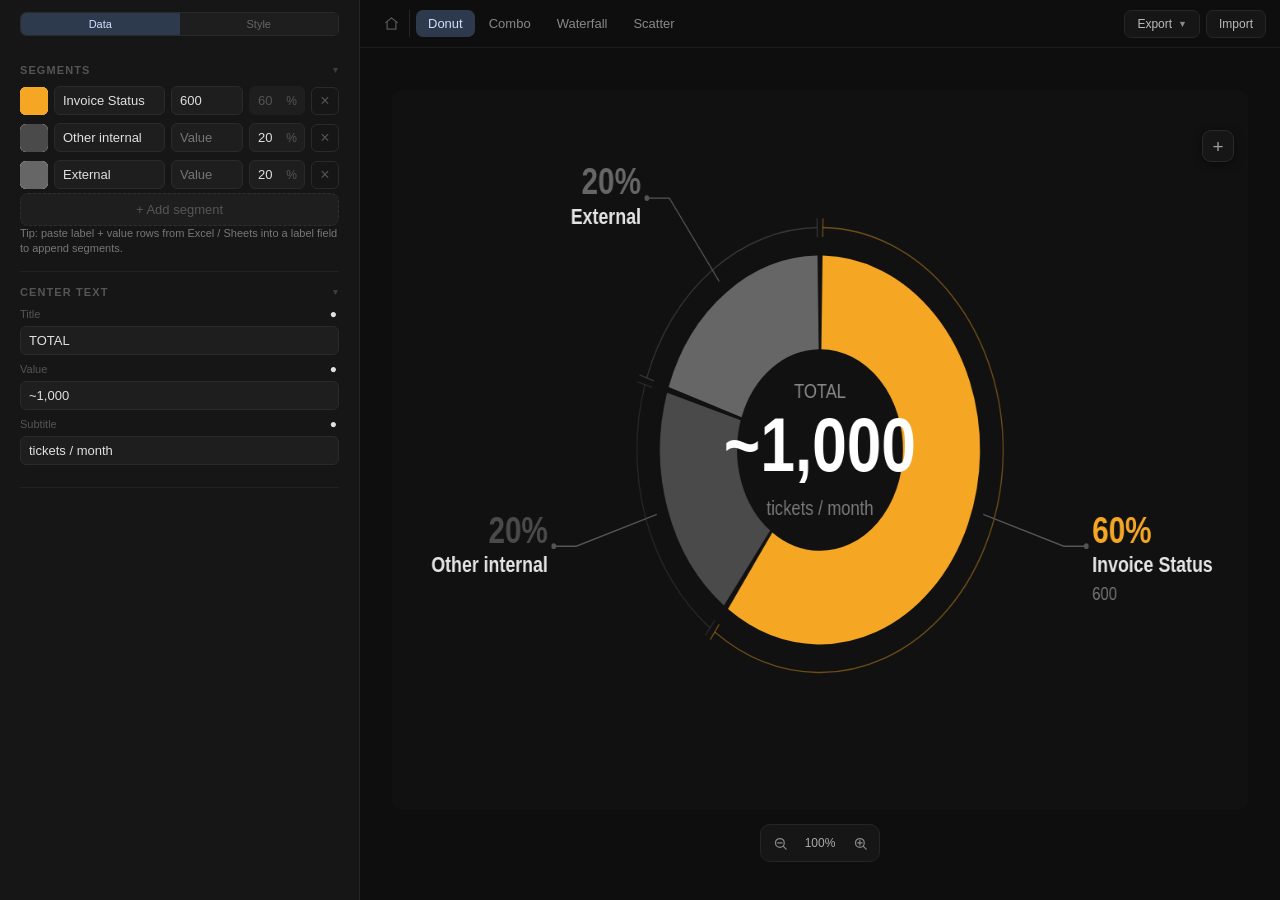
<file: donut.html>
<!DOCTYPE html>
<html lang="en">
<head>
<meta charset="UTF-8">
<meta name="viewport" content="width=device-width, initial-scale=1.0">
<title>Donut Builder</title>
<link rel="stylesheet" href="shared.css?v=3">
</head>
<body>

<div id="panel">
  <!-- Data holds what defines the numbers; Style holds everything cosmetic. -->
  <div id="panel-tabs" class="seg-toggle">
    <button data-tab="data" class="active">Data</button>
    <button data-tab="style">Style</button>
  </div>

  <div id="panel-inner">

    <div class="section" data-tab="data">
      <div class="panel-title">Segments</div>
      <div id="items-list"></div>
      <button id="add-item-btn" class="btn-add">+ Add segment</button>
      <div class="import-hint">Tip: paste label + value rows from Excel / Sheets
        into a label field to append segments.</div>
    </div>

    <div class="section" data-tab="data">
      <div class="panel-title">Center Text</div>
      <div class="field-row">
        <div class="field-label-row">
          <div class="field-label">Title</div>
          <button class="vis-toggle" id="toggleCenterTitle" title="Show/hide">●</button>
        </div>
        <input type="text" id="centerTitle" value="TOTAL" placeholder="TOTAL PTP">
      </div>
      <div class="field-row">
        <div class="field-label-row">
          <div class="field-label">Value</div>
          <button class="vis-toggle" id="toggleCenterValue" title="Show/hide">●</button>
        </div>
        <input type="text" id="centerValue" value="~1,000" placeholder="~1,000">
      </div>
      <div class="field-row">
        <div class="field-label-row">
          <div class="field-label">Subtitle</div>
          <button class="vis-toggle" id="toggleCenterSub" title="Show/hide">●</button>
        </div>
        <input type="text" id="centerSub" value="tickets / month" placeholder="subtitle">
      </div>
    </div>

    <div class="section" data-tab="style">
      <div class="panel-title">Chart</div>
      <div class="slider-row">
        <div class="slider-header">
          <span>Ring thickness</span>
          <span id="thicknessVal">13%</span>
        </div>
        <input type="range" id="thicknessSlider" min="4" max="30" step="1" value="13">
      </div>
      <div class="slider-row">
        <div class="slider-header">
          <span>Rotation</span>
          <span id="rotationVal">0°</span>
        </div>
        <input type="range" id="rotationSlider" min="0" max="360" step="1" value="0">
      </div>
      <div class="slider-row">
        <div class="slider-header">
          <span>% text size</span>
          <span id="pctFontVal">5</span>
        </div>
        <input type="range" id="pctFontSlider" min="1" max="10" step="0.5" value="5">
      </div>
      <div class="slider-row">
        <div class="slider-header">
          <span>Label text size</span>
          <span id="nameFontVal">3</span>
        </div>
        <input type="range" id="nameFontSlider" min="1" max="8" step="0.5" value="3">
      </div>
      <div class="slider-row">
        <div class="slider-header">
          <span>Value text size</span>
          <span id="valFontVal">2.5</span>
        </div>
        <input type="range" id="valFontSlider" min="1" max="6" step="0.5" value="2.5">
      </div>
      <div class="toggle-row">
        <span class="field-label">% text</span>
        <button class="vis-toggle" id="toggleShowPct" title="Show/hide">●</button>
      </div>
      <div class="toggle-row">
        <span class="field-label">Label text</span>
        <button class="vis-toggle" id="toggleShowLabel" title="Show/hide">●</button>
      </div>
      <div class="toggle-row">
        <span class="field-label">Value text</span>
        <button class="vis-toggle" id="toggleShowValue" title="Show/hide">●</button>
      </div>
      <div class="toggle-row">
        <span class="field-label">Multi-ring</span>
        <button class="vis-toggle" id="toggleMultiRing" title="On/off">○</button>
      </div>
    </div>

    <div class="section" id="breakoutSection" hidden data-tab="data">
      <div class="panel-title">Breakout (pie-of-pie)</div>
      <div id="breakout-list"></div>
      <button id="add-breakout-item" class="btn-add">+ Add part</button>
    </div>

    <div class="section" data-tab="style">
      <div class="panel-title">Background</div>
      <div class="bg-row">
        <div class="bg-swatch" id="bgSwatch">
          <input type="color" id="bgColorPicker" value="#111111">
        </div>
        <input type="text" id="bgColorHex" value="#111111" placeholder="#111111">
      </div>
    </div>

  </div>

</div>

<div id="preview">
  <!-- Import / export live at the top of the chart: getting a chart out is the
       point of the tool, so the controls sit where you look first rather than in
       a corner of the settings panel. -->
  <div id="chart-toolbar">
    <nav class="chart-tabs"></nav>
    <div id="chart-actions">
      <button id="exportMenuBtn" class="toolbar-btn">Export <span class="caret">▼</span></button>
      <button id="toggleImport" class="toolbar-btn">Import</button>
      <div id="export-menu" hidden>
        <button class="menu-item" onclick="exportChart(true)">PNG</button>
        <button class="menu-item" onclick="exportChart(false)">PNG · transparent background</button>
        <button class="menu-item" onclick="exportJSON()">JSON · data + config</button>
        <div class="menu-note">Charts autosave in this browser only.
          Export JSON to keep one or move it elsewhere.</div>
      </div>
      <div id="import-panel" hidden>
        <textarea id="importText" class="import-textarea" spellcheck="false"
          placeholder='{
  "items": [
    { "label": "Invoice Status", "value": 600 },
    { "label": "Other internal", "pct": 20 },
    { "label": "External", "pct": 20 }
  ]
}'></textarea>
        <div class="import-hint">Accepts plain data, or a full config from Export JSON
          (colors, center text, sizes, background).</div>
        <div id="importMsg" class="import-msg"></div>
        <div class="export-btns">
          <button class="btn-export primary" id="applyImport">Apply</button>
          <button class="btn-export" id="cancelImport">Cancel</button>
        </div>
      </div>
    </div>
  </div>
  <canvas id="canvas"></canvas>
</div>

<script src="shared.js?v=3"></script>
<script>
// ── State ──────────────────────────────────────────────────────────────────
let nextId = 1;

const state = {
  items: [],
  centerTitle: 'TOTAL',
  centerValue: '~1,000',
  centerSub: 'tickets / month',
  bgColor: '#111111',
  ringThickness: 13,  // % of s (4–30)
  rotation: 0,        // degrees (0–360)
  pctFontSize:  5,    // % of s
  nameFontSize: 3,    // % of s
  valFontSize:  2.5,  // % of s
  showCenterTitle: true,
  showCenterValue: true,
  showCenterSub:   true,
  showPct:   true,
  showLabel: true,
  showValue: true,
  multiRing: false,   // concentric rings: items carry a ring index when on
};

function mkItem(label, value, pct, color) {
  return { id: nextId++, label, value, pct, color, labelOffset: { x: 0, y: 0 },
           explode: 0, ring: 0, detail: null };
}

state.items = [
  mkItem('Invoice Status', 600, null, PALETTE[0]),
  mkItem('Other internal', null, 20, PALETTE[1]),
  mkItem('External', null, 20, PALETTE[2]),
];

// ── Percentage Logic ────────────────────────────────────────────────────────

function hasNumericValue(item) {
  return parseValue(item.value) !== null;
}

function computeSegments(items = state.items) {
  if (!items.length) return [];

  const manualItems = items.filter(it => !hasNumericValue(it));
  const valueItems  = items.filter(it =>  hasNumericValue(it));
  const usedPct     = manualItems.reduce((s, it) => s + (parseFloat(it.pct) || 0), 0);
  const remaining   = Math.max(0, 100 - usedPct);
  const totalValue  = valueItems.reduce((s, it) => s + parseValue(it.value), 0);

  return items.map(it => {
    const pct = hasNumericValue(it)
      ? (totalValue > 0 ? parseValue(it.value) / totalValue * remaining : 0)
      : (parseFloat(it.pct) || 0);
    return { ...it, computedPct: pct };
  });
}

// Segments across every ring: with multi-ring on, percentages are computed
// within each ring's group; otherwise it's the plain single-ring result.
function computeAllSegments() {
  if (!state.multiRing) return computeSegments(state.items);
  const out = [];
  for (const ringIdx of [0, 1, 2])
    out.push(...computeSegments(state.items.filter(it => (it.ring || 0) === ringIdx)));
  return out;
}

// ── Canvas Rendering ────────────────────────────────────────────────────────
const CANVAS_W = 1040;
const CANVAS_H = 720;

const canvas = document.getElementById('canvas');
const ctx    = setupCanvas(canvas, CANVAS_W, CANVAS_H);

let labelHitAreas  = []; // [{item, left, right, top, bottom}] — updated each preview render
let centerHitAreas = []; // [{id, left, right, top, bottom}] — center text click targets
let arcHits        = []; // [{id, sRad, mRad, span, rIn, rOut}] — slice click targets
let donutGeom      = null; // { cx, cy, s } from the last preview render

// The slice under the cursor, and whether the cursor is on its resize boundary.
// Without a hover cue the click and drag targets give no sign they exist.
let hoverMark = null;      // { id, grip } | null

// The floating "+" over the chart and its add-data popover. Declared here (not
// where they're built) so paint() can reposition without tripping the TDZ.
let addBtn = null;
let addPopover = null;
let positionAddBtn = () => {};

function render(c, w, h, withBg) {
  const s  = Math.min(w, h);          // reference size for all proportions
  const hasBreakout = state.items.some(it => it.detail && it.detail.items && it.detail.items.length);
  const cx = hasBreakout ? w * 0.36 : w / 2;   // main donut moves left for pie-of-pie
  const cy = h / 2;
  const outerR    = s * 0.27;
  const userRingW = s * state.ringThickness / 100;
  const GAP_RAD   = (1.8 * Math.PI) / 180;

  c.clearRect(0, 0, w, h);

  if (withBg) {
    c.fillStyle = state.bgColor;
    c.fillRect(0, 0, w, h);
  }

  if (!state.items.length) return;

  // Ring layout: everything on ring 0 unless multi-ring is on; concentric
  // bands are fitted into the radial space, keeping room for the center text.
  const ringOf = it => state.multiRing ? Math.min(Math.max(it.ring || 0, 0), 2) : 0;
  const nRings = Math.max(...state.items.map(ringOf)) + 1;
  const avail  = outerR - s * 0.08;
  const fitW   = avail / (nRings + (nRings - 1) * 0.35);
  const ringW  = nRings > 1 ? Math.min(userRingW, fitW) : userRingW;
  const ringGap = ringW * 0.35;
  const startBase = -Math.PI / 2 + (state.rotation * Math.PI / 180);

  const pctFontSz  = s * state.pctFontSize  / 100;
  const nameFontSz = s * state.nameFontSize / 100;
  const valFontSz  = s * state.valFontSize  / 100;

  if (c === ctx) { arcHits = []; donutGeom = { cx, cy, s, gap: GAP_RAD }; }

  // Explode offset: shift a slice radially outward along its mid-angle.
  const explodeOff = (segId, mRad) => {
    const item = state.items.find(it => it.id === segId);
    const d = (item && item.explode ? item.explode : 0) * s * 0.06;
    return { ox: Math.cos(mRad) * d, oy: Math.sin(mRad) * d };
  };

  let outer0 = null;    // ring-0 arcs + outer radius, for the labels below
  let parentArc = null; // the broken-out slice's arc, for pie-of-pie connectors

  for (let k = 0; k < nRings; k++) {
    const group = state.items.filter(it => ringOf(it) === k);
    if (!group.length) continue;
    const segs = computeSegments(group);
    const totalPct = segs.reduce((sum, it) => sum + it.computedPct, 0);
    if (totalPct <= 0) continue;
    const scale = (2 * Math.PI) / totalPct;

    const rOut = outerR - k * (ringW + ringGap);
    const rIn  = rOut - ringW;
    const rMid = (rOut + rIn) / 2;

    // Build arc data for this ring
    const arcs = [];
    let startAngle = startBase;
    for (const seg of segs) {
      const span  = seg.computedPct * scale;
      const sRad  = startAngle + GAP_RAD / 2;
      const eRad  = startAngle + span - GAP_RAD / 2;
      const mRad  = startAngle + span / 2;
      arcs.push({ seg, sRad, eRad, mRad, span });
      startAngle += span;
    }

    // Outer guide ring — ring 0 only: one arc per segment, colored + gapped
    if (k === 0) {
      const guideR  = rOut + ringW * 0.3;
      const tickH   = ringW * 0.10;  // half-length of the | end cap
      const guideW  = s * 0.002;
      for (const { seg, sRad, eRad, mRad } of arcs) {
        const { ox, oy } = explodeOff(seg.id, mRad);
        c.strokeStyle = seg.color + '66';
        c.lineWidth   = guideW;
        c.lineCap     = 'butt';

        // Arc
        c.beginPath();
        c.arc(cx + ox, cy + oy, guideR, sRad, eRad);
        c.stroke();

        // | caps at both ends
        for (const a of [sRad, eRad]) {
          c.beginPath();
          c.moveTo(cx + ox + (guideR - tickH) * Math.cos(a), cy + oy + (guideR - tickH) * Math.sin(a));
          c.lineTo(cx + ox + (guideR + tickH) * Math.cos(a), cy + oy + (guideR + tickH) * Math.sin(a));
          c.stroke();
        }
      }
    }

    // Ring segments
    for (const { seg, sRad, eRad, mRad } of arcs) {
      const { ox, oy } = explodeOff(seg.id, mRad);
      c.beginPath();
      c.arc(cx + ox, cy + oy, rMid, sRad, eRad);
      c.strokeStyle = seg.color;
      c.lineWidth = ringW;
      c.lineCap = 'butt';
      c.stroke();

      if (c === ctx) {
        arcHits.push({ id: seg.id, sRad, mRad, span: eRad - sRad, rIn, rOut });
        // Hover cue — preview only, never in exported PNGs. The wash says
        // "editable"; the bright cap on the trailing edge says "drag to resize".
        if (hoverMark && hoverMark.id === seg.id) {
          c.beginPath();
          c.arc(cx + ox, cy + oy, rMid, sRad, eRad);
          c.strokeStyle = 'rgba(255, 255, 255, 0.16)';
          c.lineWidth = ringW;
          c.stroke();
          if (hoverMark.grip) {
            c.beginPath();
            c.arc(cx + ox, cy + oy, rMid, eRad - 0.02, eRad);
            c.strokeStyle = 'rgba(255, 255, 255, 0.85)';
            c.lineWidth = ringW;
            c.stroke();
          }
        }
      }
      const item = state.items.find(it => it.id === seg.id);
      if (item && item.detail && item.detail.items && item.detail.items.length)
        parentArc = { item, sRad, eRad, mRad, rOut };
    }

    if (k === 0) {
      outer0 = { arcs, rOut };
    } else if (state.showPct) {
      // Inner rings label with % inside the arc — leader lines would cross
      // the outer ring.
      const f = Math.min(pctFontSz * 0.75, ringW * 0.8);
      c.font = `700 ${f}px ${FF}`;
      c.fillStyle = '#ffffff';
      c.textAlign = 'center';
      c.textBaseline = 'middle';
      for (const { seg, mRad, span } of arcs) {
        if (span < 0.22) continue;   // too narrow to hold a label
        const { ox, oy } = explodeOff(seg.id, mRad);
        c.fillText(Math.round(seg.computedPct) + '%',
                   cx + ox + Math.cos(mRad) * rMid, cy + oy + Math.sin(mRad) * rMid);
      }
    }
  }

  // Ring-0 labels + leader lines (draggable). Inner rings label in-arc above.
  if (c === ctx) labelHitAreas = [];
  if (outer0) {
    const leaderR   = outer0.rOut + ringW * 0.15;
    const lineEndR  = outer0.rOut + ringW * 1.25;
    const horizExt  = s * 0.038;
    const lineColor = '#555555';

    for (const { seg, mRad } of outer0.arcs) {
      const cosA    = Math.cos(mRad);
      const sinA    = Math.sin(mRad);
      const isRight = cosA >= 0;
      const { ox: eOx, oy: eOy } = explodeOff(seg.id, mRad);

      // Line start (donut edge) and natural radial endpoint
      const lx1      = cx + eOx + leaderR  * cosA;
      const ly1      = cy + eOy + leaderR  * sinA;
      const lx2      = cx + eOx + lineEndR * cosA;
      const ly2      = cy + eOy + lineEndR * sinA;
      const tickEndX = lx2 + (isRight ? horizExt : -horizExt);

      // Per-label offset from drag
      const origItem = state.items.find(it => it.id === seg.id);
      const ox = origItem ? origItem.labelOffset.x : 0;
      const oy = origItem ? origItem.labelOffset.y : 0;
      const connX = tickEndX + ox;
      const connY = ly2      + oy;

      // Leader line: use radial+tick when at rest, straight line when moved
      c.beginPath();
      c.moveTo(lx1, ly1);
      if (ox === 0 && oy === 0) {
        c.lineTo(lx2, ly2);
      }
      c.lineTo(connX, connY);
      c.strokeStyle = lineColor;
      c.lineWidth = s * 0.0018;
      c.stroke();

      // Dot
      c.beginPath();
      c.arc(connX, connY, s * 0.004, 0, Math.PI * 2);
      c.fillStyle = lineColor;
      c.fill();

      const textX     = connX + (isRight ? s * 0.01 : -s * 0.01);
      const textAlign = isRight ? 'left' : 'right';
      const baseY     = connY;

      // Record hit area for mouse interaction (preview canvas only)
      if (c === ctx && origItem) {
        const hTop    = baseY - pctFontSz * 1.1;
        const hBottom = baseY + pctFontSz * 0.72 + nameFontSz * 1.5;
        const hW      = 180;
        labelHitAreas.push({
          item:   origItem,
          left:   isRight ? textX      : textX - hW,
          right:  isRight ? textX + hW : textX,
          top:    hTop,
          bottom: hBottom,
        });
      }

      // Percentage (large, colored)
      if (state.showPct) {
        c.font = `700 ${pctFontSz}px ${FF}`;
        c.fillStyle = seg.color;
        c.textAlign = textAlign;
        c.textBaseline = 'alphabetic';
        c.fillText(Math.round(seg.computedPct) + '%', textX, baseY - s * 0.005);
      }

      // Label name
      if (state.showLabel) {
        c.font = `600 ${nameFontSz}px ${FF}`;
        c.fillStyle = '#e4e4e4';
        c.textAlign = textAlign;
        c.textBaseline = 'alphabetic';
        c.fillText(seg.label || 'Unnamed', textX, baseY + pctFontSz * 0.72);
      }

      // Value (optional) — shown as-is, user controls the text including any ~ prefix
      if (state.showValue && seg.value !== null && seg.value !== '') {
        c.font = `400 ${valFontSz}px ${FF}`;
        c.fillStyle = '#777';
        c.textAlign = textAlign;
        c.textBaseline = 'alphabetic';
        c.fillText(String(seg.value), textX, baseY + pctFontSz * 0.72 + nameFontSz * 1.3);
      }
    }
  }

  // Pie-of-pie: a secondary donut breaking down one slice's composition, with
  // connectors from the parent slice's edge angles to the secondary circle.
  if (parentArc) {
    const sx = w * 0.78, sy = cy;
    const r2  = s * 0.16;
    const rw2 = Math.max(s * 0.045, 8);
    const rMid2 = r2 - rw2 / 2;
    const { ox, oy } = explodeOff(parentArc.item.id, parentArc.mRad);

    c.strokeStyle = '#555555';
    c.lineWidth = s * 0.0018;
    c.beginPath();
    c.moveTo(cx + ox + Math.cos(parentArc.sRad) * parentArc.rOut,
             cy + oy + Math.sin(parentArc.sRad) * parentArc.rOut);
    c.lineTo(sx, sy - r2);
    c.stroke();
    c.beginPath();
    c.moveTo(cx + ox + Math.cos(parentArc.eRad) * parentArc.rOut,
             cy + oy + Math.sin(parentArc.eRad) * parentArc.rOut);
    c.lineTo(sx, sy + r2);
    c.stroke();

    const detail = parentArc.item.detail.items;
    const total = detail.reduce((a, d) => a + (parseValue(d.value) || 0), 0);
    if (total > 0) {
      let ang = -Math.PI / 2;
      const rows = [];
      detail.forEach(d => {
        const frac = (parseValue(d.value) || 0) / total;
        const span = frac * 2 * Math.PI;
        const sR = ang + GAP_RAD / 2;
        const eR = ang + span - GAP_RAD / 2;
        if (eR > sR) {
          c.beginPath();
          c.arc(sx, sy, rMid2, sR, eR);
          c.strokeStyle = d.color;
          c.lineWidth = rw2;
          c.lineCap = 'butt';
          c.stroke();
        }
        rows.push({ d, frac });
        ang += span;
      });

      // Mini legend to the right of the secondary donut.
      const f = Math.max(nameFontSz * 0.9, s * 0.02);
      const lh = f * 1.6;
      let ly = sy - (rows.length - 1) * lh / 2;
      rows.forEach(({ d, frac }) => {
        const lx = sx + r2 + s * 0.03;
        c.beginPath();
        c.arc(lx, ly, s * 0.008, 0, 2 * Math.PI);
        c.fillStyle = d.color;
        c.fill();
        c.font = `600 ${f}px ${FF}`;
        c.fillStyle = '#dddddd';
        c.textAlign = 'left';
        c.textBaseline = 'middle';
        c.fillText((d.label || '') + '  ' + Math.round(frac * 100) + '%', lx + s * 0.02, ly);
        ly += lh;
      });
    }
  }

  // Center text
  c.textAlign = 'center';
  if (c === ctx) centerHitAreas = [];

  if (state.showCenterTitle && state.centerTitle) {
    const sz = s * 0.028;
    c.font = `500 ${sz}px ${FF}`;
    c.fillStyle = '#888';
    c.textBaseline = 'alphabetic';
    const titleY = cy - s * 0.072;
    c.fillText(state.centerTitle.toUpperCase(), cx, titleY);
    if (c === ctx) {
      const mw = c.measureText(state.centerTitle.toUpperCase()).width;
      centerHitAreas.push({ id: 'centerTitle', left: cx - mw/2 - 8, right: cx + mw/2 + 8, top: titleY - sz, bottom: titleY + sz * 0.3 });
    }
  }
  if (state.showCenterValue && state.centerValue) {
    const sz = s * 0.105;
    c.font = `700 ${sz}px ${FF}`;
    c.fillStyle = '#fff';
    c.textBaseline = 'middle';
    c.fillText(state.centerValue, cx, cy);
    if (c === ctx) {
      const mw = c.measureText(state.centerValue).width;
      centerHitAreas.push({ id: 'centerValue', left: cx - mw/2 - 8, right: cx + mw/2 + 8, top: cy - sz/2, bottom: cy + sz/2 });
    }
  }
  if (state.showCenterSub && state.centerSub) {
    const sz = s * 0.028;
    c.font = `400 ${sz}px ${FF}`;
    c.fillStyle = '#777';
    c.textBaseline = 'top';
    const subY = cy + s * 0.068;
    c.fillText(state.centerSub, cx, subY);
    if (c === ctx) {
      const mw = c.measureText(state.centerSub).width;
      centerHitAreas.push({ id: 'centerSub', left: cx - mw/2 - 8, right: cx + mw/2 + 8, top: subY, bottom: subY + sz * 1.3 });
    }
  }
}

// Repaint only. Use this for anything that fires per mouse move — hover cues and
// in-flight drags — because renderPreview() also writes localStorage, and doing
// that on every pixel of a drag is both wasteful and needless.
function paint() {
  render(ctx, CANVAS_W, CANVAS_H, true);
  if (addBtn) positionAddBtn();
}

// Repaint and commit. Use this when a change is done: a keystroke, a click, the
// end of a drag.
function renderPreview() {
  paint();
  persist();
}

// ── Persistence (localStorage) ────────────────────────────────────────────────
const STORAGE_KEY = 'donut-builder-v1';

// Full, portable snapshot of the chart: data + visual configuration. Shared by
// localStorage persistence and JSON export so the two never drift. Item ids are
// internal-only and omitted (import/restore reassign them).
function getConfig() {
  return {
    items: state.items.map(({ label, value, pct, color, labelOffset, explode, ring, detail }) =>
      ({ label, value, pct, color, labelOffset: { ...labelOffset },
         explode: explode || 0, ring: ring || 0,
         detail: detail && detail.items
           ? { items: detail.items.map(({ label, value, color }) => ({ label, value, color })) }
           : null })),
    multiRing:     state.multiRing,
    centerTitle:   state.centerTitle,
    centerValue:   state.centerValue,
    centerSub:     state.centerSub,
    bgColor:       state.bgColor,
    ringThickness: state.ringThickness,
    rotation:      state.rotation,
    pctFontSize:   state.pctFontSize,
    nameFontSize:  state.nameFontSize,
    valFontSize:   state.valFontSize,
    showCenterTitle: state.showCenterTitle,
    showCenterValue: state.showCenterValue,
    showCenterSub:   state.showCenterSub,
    showPct:   state.showPct,
    showLabel: state.showLabel,
    showValue: state.showValue,
  };
}

function persist() {
  saveState(STORAGE_KEY, getConfig());
}

// Validate a raw pie-of-pie detail block; null when absent or empty.
function sanitizeDetail(d) {
  if (!d || !Array.isArray(d.items) || !d.items.length) return null;
  return { items: d.items.map((p, i) => ({
    label: p?.label != null ? String(p.label) : 'Part ' + (i + 1),
    value: parseValue(p?.value) ?? 0,
    color: isHex6(p?.color) ? p.color : PALETTE[(4 + i) % PALETTE.length],
  })) };
}

// At most one item may carry a breakout — keep the first, drop the rest.
function enforceSingleBreakout() {
  let seen = false;
  state.items.forEach(it => {
    if (it.detail && !seen) seen = true;
    else it.detail = null;
  });
}

function restore() {
  const data = loadState(STORAGE_KEY);
  if (!data || !Array.isArray(data.items) || !data.items.length) return false;

  state.items         = data.items.map((it, idx) =>
    ({ ...it, id: it.id ?? idx + 1,
       labelOffset: it.labelOffset || { x: 0, y: 0 },
       explode: Number.isFinite(it.explode) ? Math.min(Math.max(it.explode, 0), 1) : 0,
       ring: [0, 1, 2].includes(it.ring) ? it.ring : 0,
       detail: sanitizeDetail(it.detail) }));
  enforceSingleBreakout();
  state.multiRing     = data.multiRing ?? false;
  state.centerTitle   = data.centerTitle   ?? state.centerTitle;
  state.centerValue   = data.centerValue   ?? state.centerValue;
  state.centerSub     = data.centerSub     ?? state.centerSub;
  state.bgColor       = data.bgColor       ?? state.bgColor;
  state.ringThickness = data.ringThickness ?? state.ringThickness;
  state.rotation      = data.rotation      ?? state.rotation;
  state.pctFontSize   = data.pctFontSize   ?? state.pctFontSize;
  state.nameFontSize  = data.nameFontSize  ?? state.nameFontSize;
  state.valFontSize   = data.valFontSize   ?? state.valFontSize;
  state.showCenterTitle = data.showCenterTitle ?? true;
  state.showCenterValue = data.showCenterValue ?? true;
  state.showCenterSub   = data.showCenterSub   ?? true;
  state.showPct         = data.showPct   ?? true;
  state.showLabel       = data.showLabel ?? true;
  state.showValue       = data.showValue ?? true;

  // Keep nextId above any restored id
  nextId = Math.max(0, ...state.items.map(i => i.id)) + 1;
  return true;
}

// ── UI: Items list ──────────────────────────────────────────────────────────

// Refresh all auto-pct displays and toggle readonly state — no DOM rebuild.
function refreshPctFields() {
  const segs = computeAllSegments();
  state.items.forEach(item => {
    const pctIn = document.querySelector(`.pct-wrap input[data-item-id="${item.id}"]`);
    if (!pctIn) return;
    const hasValue = hasNumericValue(item);
    if (hasValue) {
      const seg = segs.find(s => s.id === item.id);
      pctIn.value    = seg ? Math.round(seg.computedPct * 10) / 10 : '';
      pctIn.readOnly = true;
      pctIn.classList.add('pct-auto');
    } else {
      pctIn.readOnly = false;
      pctIn.classList.remove('pct-auto');
      if (pctIn.value === '') pctIn.value = item.pct !== null ? item.pct : '';
    }
  });
}

// Append segments pasted as Excel/Sheets rows: label value — or just values.
// Values keep their raw text (so prefixes like ~600 survive, as in the inputs).
function pasteItemsBlock(rows) {
  const added = [];
  rows.forEach(row => {
    const cells = row.filter(c => c !== '');
    if (!cells.length) return;
    let label, value;
    if (parseValue(cells[0]) === null) { label = cells[0]; value = cells[1] ?? null; }
    else { label = 'Segment ' + (state.items.length + added.length + 1); value = cells[0]; }
    added.push(mkItem(label, value === '' ? null : value,
                      null, PALETTE[(state.items.length + added.length) % PALETTE.length]));
  });
  if (!added.length) return false;
  state.items.push(...added);
  renderItems();
  renderPreview();
  return true;
}

function renderItems() {
  const list = document.getElementById('items-list');
  list.innerHTML = '';
  const segs = computeAllSegments();

  state.items.forEach((item, idx) => {
    const computed = segs.find(s => s.id === item.id);

    const row = document.createElement('div');
    row.className = 'item-row';

    // Color swatch
    const swatchWrap = colorSwatch(item.color, hex => {
      item.color = hex;
      renderPreview();
    });

    // Label
    const labelIn = document.createElement('input');
    labelIn.type = 'text';
    labelIn.className = 'item-label';
    labelIn.value = item.label;
    labelIn.placeholder = 'Label';
    labelIn.dataset.itemId = item.id;
    labelIn.addEventListener('input', e => { item.label = e.target.value; renderPreview(); });
    labelIn.addEventListener('paste', e => {
      const rows = parseTSVBlock(e.clipboardData && e.clipboardData.getData('text'));
      if (rows && pasteItemsBlock(rows)) e.preventDefault();
    });

    // Value — text so user can type prefixes like ~
    const valIn = document.createElement('input');
    valIn.type = 'text';
    // Addressable so the slice popover and boundary drags can write this exact
    // field without a rebuild (see syncValueEditors).
    valIn.className = 'item-value';
    valIn.dataset.itemId = item.id;
    valIn.value = item.value !== null ? item.value : '';
    valIn.placeholder = 'Value';
    valIn.addEventListener('input', e => {
      item.value = e.target.value === '' ? null : e.target.value;
      syncValueEditors(item);   // mirror into the popover if it's open
      refreshPctFields();
      renderPreview();
    });

    // Percentage — always present; readonly toggled in-place by refreshPctFields()
    const pctWrap = document.createElement('div');
    pctWrap.className = 'pct-wrap';
    const pctIn = document.createElement('input');
    pctIn.type = 'number';
    pctIn.min = '0'; pctIn.max = '100';
    pctIn.placeholder = '%';
    pctIn.dataset.itemId = item.id;
    if (hasNumericValue(item)) {
      pctIn.value    = computed ? Math.round(computed.computedPct * 10) / 10 : '';
      pctIn.readOnly = true;
      pctIn.classList.add('pct-auto');
    } else {
      pctIn.value = item.pct !== null ? item.pct : '';
    }
    pctIn.addEventListener('input', e => {
      if (pctIn.readOnly) return;
      item.pct = e.target.value === '' ? 0 : parseFloat(e.target.value);
      refreshPctFields(); // update other auto-pct fields
      renderPreview();
    });
    pctWrap.appendChild(pctIn);

    // Delete
    const delBtn = document.createElement('button');
    delBtn.className = 'btn-icon delete';
    delBtn.innerHTML = '×';
    delBtn.title = 'Remove';
    delBtn.addEventListener('click', () => {
      if (state.items.length > 1) {
        state.items.splice(idx, 1);
        renderItems();
        renderPreview();
      }
    });

    row.append(swatchWrap, labelIn, valIn, pctWrap, delBtn);
    list.appendChild(row);

    // Ring picker (multi-ring mode): which concentric ring the item sits on.
    if (state.multiRing) {
      const ringRow = document.createElement('div');
      ringRow.className = 'toggle-row';
      const lbl = document.createElement('span');
      lbl.className = 'field-label';
      lbl.textContent = 'Ring';
      const toggleWrap = document.createElement('div');
      toggleWrap.style.width = '110px';
      toggleWrap.appendChild(makeSegToggle(
        [{ label: '1', value: 0 }, { label: '2', value: 1 }, { label: '3', value: 2 }],
        item.ring || 0, false,
        v => { item.ring = v; renderItems(); renderPreview(); }));
      ringRow.append(lbl, toggleWrap);
      list.appendChild(ringRow);
    }
  });

  highlightLinkedRow();   // the rebuild dropped the previous highlight
  renderBreakout();
}

// ── Add item ────────────────────────────────────────────────────────────────
// Shared by the panel button and the chart's + popover so the two can't drift.
// A segment with no numeric value falls back to a manual share, which is why a
// blank value and pct 0 is the neutral default.
function addItem(label, value, ring) {
  const color = PALETTE[state.items.length % PALETTE.length];
  const item = mkItem(label || 'New segment',
                      (value === null || value === undefined) ? null : value, 0, color);
  item.ring = state.multiRing ? (ring || 0) : 0;
  state.items.push(item);
  renderItems();
  renderPreview();
  return item;
}

document.getElementById('add-item-btn').addEventListener('click', () => addItem());

// ── Center text ──────────────────────────────────────────────────────────────
['centerTitle', 'centerValue', 'centerSub'].forEach(id => {
  document.getElementById(id).addEventListener('input', e => {
    state[id] = e.target.value;
    renderPreview();
  });
});

// ── Text visibility toggles ───────────────────────────────────────────────────
const bindToggle = (id, key, after) =>
  bindStateToggle(id, state, key, () => { if (after) after(); renderPreview(); });

bindToggle('toggleCenterTitle', 'showCenterTitle');
bindToggle('toggleCenterValue', 'showCenterValue');
bindToggle('toggleCenterSub',   'showCenterSub');
bindToggle('toggleShowPct',     'showPct');
bindToggle('toggleShowLabel',   'showLabel');
bindToggle('toggleShowValue',   'showValue');
bindToggle('toggleMultiRing',   'multiRing', renderItems);   // items gain ring pickers

// ── Breakout (pie-of-pie) panel ───────────────────────────────────────────────
function renderBreakout() {
  const section = document.getElementById('breakoutSection');
  const host = document.getElementById('breakout-list');
  const parent = state.items.find(it => it.detail && it.detail.items);
  section.hidden = !parent;
  host.innerHTML = '';
  if (!parent) return;

  const note = document.createElement('div');
  note.className = 'import-hint';
  note.textContent = 'Composition of “' + (parent.label || 'segment') + '” — click the slice on the chart to remove.';
  host.appendChild(note);

  parent.detail.items.forEach((d, idx) => {
    const row = document.createElement('div');
    row.className = 'item-row';
    row.style.gridTemplateColumns = '28px 1fr 72px 28px';

    const swatch = colorSwatch(d.color, hex => { d.color = hex; renderPreview(); });

    const labelIn = document.createElement('input');
    labelIn.type = 'text';
    labelIn.value = d.label;
    labelIn.placeholder = 'Part';
    labelIn.addEventListener('input', e => { d.label = e.target.value; renderPreview(); });

    const valIn = document.createElement('input');
    valIn.type = 'number';
    valIn.value = d.value ?? '';
    valIn.placeholder = 'Value';
    valIn.addEventListener('input', e => {
      d.value = e.target.value === '' ? 0 : parseFloat(e.target.value);
      renderPreview();
    });

    const del = document.createElement('button');
    del.className = 'btn-icon delete';
    del.innerHTML = '×';
    del.title = 'Remove part';
    del.addEventListener('click', () => {
      if (parent.detail.items.length <= 1) return;
      parent.detail.items.splice(idx, 1);
      renderBreakout();
      renderPreview();
    });

    row.append(swatch, labelIn, valIn, del);
    host.appendChild(row);
  });
}

document.getElementById('add-breakout-item').addEventListener('click', () => {
  const parent = state.items.find(it => it.detail && it.detail.items);
  if (!parent) return;
  parent.detail.items.push({
    label: 'Part ' + (parent.detail.items.length + 1),
    value: 1,
    color: PALETTE[(4 + parent.detail.items.length) % PALETTE.length],
  });
  renderBreakout();
  renderPreview();
});

// ── Slice popover (explode / recolor / breakout) ──────────────────────────────
const preview = document.getElementById('preview');
const slicePopover = document.createElement('div');
slicePopover.className = 'bar-popover';
slicePopover.hidden = true;
preview.appendChild(slicePopover);

let selectedItem = null;   // the slice the popover is editing
let popoverField = null;   // its value field, so drags can push values back in

function closeSlicePopover() {
  slicePopover.hidden = true;
  selectedItem = null;
  popoverField = null;
  highlightLinkedRow();
}

// ── Chart ⇄ sidebar linking ───────────────────────────────────────────────────
// The popover and the sidebar row edit the same number, so each has to show the
// other's changes — written in place, because rebuilding the list would steal
// focus from whichever field is being typed into. A slice is driven either by a
// raw value or, when it has none, by a manually entered share.
function syncValueEditors(item) {
  const sel = `[data-item-id="${item.id}"]`;
  if (hasNumericValue(item)) {
    const inp = document.querySelector(`input.item-value${sel}`);
    if (inp && document.activeElement !== inp)
      inp.value = (item.value === null || item.value === undefined) ? '' : item.value;
  } else {
    const pctIn = document.querySelector(`.pct-wrap input${sel}`);
    if (pctIn && document.activeElement !== pctIn)
      pctIn.value = item.pct !== null ? item.pct : '';
  }
  if (popoverField && selectedItem === item)
    popoverField.setValue(hasNumericValue(item) ? parseValue(item.value) : item.pct);
}

// Tint the sidebar field behind the slice selected on the canvas.
function highlightLinkedRow() {
  document.querySelectorAll('#items-list input.linked-active')
    .forEach(el => el.classList.remove('linked-active'));
  if (!selectedItem) return;
  const sel = `[data-item-id="${selectedItem.id}"]`;
  const inp = document.querySelector(
    hasNumericValue(selectedItem) ? `input.item-value${sel}` : `.pct-wrap input${sel}`);
  if (!inp) return;
  inp.classList.add('linked-active');
  inp.scrollIntoView({ block: 'nearest' });
}

function openSlicePopover(item, clientX, clientY) {
  slicePopover.innerHTML = '';
  selectedItem = item;

  const title = document.createElement('div');
  title.className = 'bar-popover-title';
  title.textContent = item.label || 'Segment';

  // A slice with a numeric value is value-driven; one without is pinned to a
  // manually entered share, so the field edits whichever actually drives it.
  const byValue = hasNumericValue(item);
  const field = byValue
    ? valueField('Value', parseValue(item.value), v => {
        item.value = v === null ? null : v;
        syncValueEditors(item);
        refreshPctFields();
        renderPreview();
      }, { step: 'any' })
    : valueField('Share', item.pct, v => {
        item.pct = v === null ? 0 : v;
        syncValueEditors(item);
        refreshPctFields();
        renderPreview();
      }, { step: 'any', min: 0, max: 100 });
  popoverField = field;

  const row = document.createElement('div');
  row.className = 'bar-popover-row';
  row.appendChild(colorSwatch(item.color, hex => {
    item.color = hex;
    renderItems();
    renderPreview();
  }));

  const slider = sliderRow('Explode', {
    min: 0, max: 1, step: 0.05, value: item.explode || 0,
    fmt: v => Math.round(v * 100) + '%',
    onInput: v => { item.explode = v; renderPreview(); },
  });

  const breakBtn = document.createElement('button');
  breakBtn.className = 'btn-export';
  const hasDetail = item.detail && item.detail.items && item.detail.items.length;
  breakBtn.textContent = hasDetail ? 'Remove breakout' : 'Break out slice…';
  breakBtn.addEventListener('click', () => {
    if (item.detail) {
      item.detail = null;
    } else {
      state.items.forEach(it => { if (it !== item) it.detail = null; });  // one breakout max
      item.detail = { items: [
        { label: 'Part A', value: 2, color: PALETTE[4] },
        { label: 'Part B', value: 1, color: PALETTE[5] },
      ] };
    }
    renderBreakout();
    renderPreview();
    closeSlicePopover();
  });

  // Structural edit, so removing a slice doesn't mean leaving the chart.
  const removeBtn = document.createElement('button');
  removeBtn.className = 'btn-export danger';
  removeBtn.textContent = 'Remove ' + (item.label || 'segment');
  removeBtn.title = 'Remove this segment';
  removeBtn.disabled = state.items.length <= 1;   // mirrors the sidebar's guard
  removeBtn.addEventListener('click', () => {
    if (state.items.length <= 1) return;
    const idx = state.items.indexOf(item);
    if (idx < 0) return;
    state.items.splice(idx, 1);
    closeSlicePopover();
    renderItems();
    renderPreview();
  });

  const hint = document.createElement('div');
  hint.className = 'popover-hint';
  hint.textContent = canResize(item)
    ? 'Drag the slice’s trailing edge to resize · ↑↓ to nudge'
    : 'Its share is whatever the other segments leave over';

  slicePopover.append(title, field, row, slider, breakBtn, removeBtn, hint);
  slicePopover.hidden = false;
  highlightLinkedRow();

  // Position next to the click, clamped inside the preview pane.
  const pr = preview.getBoundingClientRect();
  const px = Math.max(8, Math.min(clientX - pr.left + 12, preview.clientWidth  - slicePopover.offsetWidth  - 8));
  const py = Math.max(8, Math.min(clientY - pr.top  + 12, preview.clientHeight - slicePopover.offsetHeight - 8));
  slicePopover.style.left = px + 'px';
  slicePopover.style.top  = py + 'px';
}

// Find the slice under render coordinates (x, y), honoring ring bands + explode.
function arcHitAt(x, y) {
  if (!donutGeom) return null;
  const { cx, cy, s } = donutGeom;
  for (const a of arcHits) {
    const item = state.items.find(it => it.id === a.id);
    if (!item) continue;
    const d = (item.explode || 0) * s * 0.06;
    const ax = cx + Math.cos(a.mRad) * d;
    const ay = cy + Math.sin(a.mRad) * d;
    const dx = x - ax, dy = y - ay;
    const rr = Math.hypot(dx, dy);
    if (rr < a.rIn - s * 0.01 || rr > a.rOut + s * 0.01) continue;
    let rel = Math.atan2(dy, dx) - a.sRad;
    rel = ((rel % (2 * Math.PI)) + 2 * Math.PI) % (2 * Math.PI);
    if (rel <= a.span) return item;
  }
  return null;
}

// ── Direct manipulation: drag a slice's trailing edge to resize it ────────────
// Only the dragged slice changes; its ring-mates keep their shares and simply
// rotate around it, which is how a pie resize should feel.
let sliceDrag = null;
let suppressClick = false;

// Shares are computed per ring group (see computeAllSegments), so a resize
// redistributes only inside that group.
function ringGroupOf(item) {
  return state.multiRing
    ? state.items.filter(it => (it.ring || 0) === (item.ring || 0))
    : state.items.slice();
}

// Whether dragging this slice can actually change anything. A slice driven by
// a value only moves if some other slice in the ring is value-driven too —
// otherwise it simply absorbs whatever the manual shares leave over, and no
// value you give it changes its size. Offering no grip says that plainly.
function canResize(item) {
  const group = ringGroupOf(item);
  if (group.length < 2) return false;
  return hasNumericValue(item)
    ? group.some(it => it !== item && hasNumericValue(it))
    : true;
}

// The grip: within the ring band and within ~12px of arc length of the slice's
// trailing edge.
function boundaryGripAt(x, y) {
  if (!donutGeom) return null;
  const { cx, cy, s } = donutGeom;
  for (const a of arcHits) {
    const item = state.items.find(it => it.id === a.id);
    if (!item || !canResize(item)) continue;
    const d = (item.explode || 0) * s * 0.06;
    const dx = x - (cx + Math.cos(a.mRad) * d);
    const dy = y - (cy + Math.sin(a.mRad) * d);
    const rr = Math.hypot(dx, dy);
    if (rr < a.rIn || rr > a.rOut) continue;
    let rel = Math.atan2(dy, dx) - (a.sRad + a.span);
    rel = Math.atan2(Math.sin(rel), Math.cos(rel));   // normalize to (−π, π]
    if (Math.abs(rel) * rr <= 12) return item;
  }
  return null;
}

// Pointer angle → this slice's share of its ring → back to whichever number
// actually drives the slice (a raw value, or a manually entered share).
function applySliceDrag(x, y) {
  const item = sliceDrag.item;
  const arc  = arcHits.find(a => a.id === item.id);
  if (!arc || !donutGeom) return;
  const { cx, cy, s, gap } = donutGeom;
  const d = (item.explode || 0) * s * 0.06;
  const ax = cx + Math.cos(arc.mRad) * d;
  const ay = cy + Math.sin(arc.mRad) * d;

  // arcHits holds the *drawn* edges, inset by half the slice gap at each end.
  // The slice truly starts at sRad − gap/2 and truly ends half a gap past the
  // drawn end, so a pointer sitting on the drawn edge must read as the full
  // span — otherwise grabbing a boundary nudges the value before you move.
  let span = Math.atan2(y - ay, x - ax) - (arc.sRad - gap);
  span = ((span % (2 * Math.PI)) + 2 * Math.PI) % (2 * Math.PI);
  const f = Math.min(Math.max(span / (2 * Math.PI), 0.005), 0.95);

  // Angular share → the computedPct this slice needs. As soon as any slice in
  // the ring is value-driven the percentages always total 100 (the value slices
  // split whatever the manual ones leave), so the target is just f × 100. With
  // no value slices at all the manual shares total whatever they total, and the
  // others stay put while this one moves.
  const group = ringGroupOf(item);
  const segs  = computeSegments(group);
  const total = segs.reduce((a, sg) => a + sg.computedPct, 0);
  const own   = segs.find(sg => sg.id === item.id);
  const others = total - (own ? own.computedPct : 0);
  const anyValue = group.some(hasNumericValue);
  if (!anyValue && !(others > 0)) return;
  const targetPct = anyValue ? f * 100 : f * others / (1 - f);

  // Manual pct of the *other* slices, and the sum of the other slices' values —
  // both fixed while this one is dragged.
  const otherManual = group.reduce((a, it) =>
    (it === item || hasNumericValue(it)) ? a : a + (parseFloat(it.pct) || 0), 0);
  const otherValue = group.reduce((a, it) =>
    (it === item || !hasNumericValue(it)) ? a : a + parseValue(it.value), 0);

  if (hasNumericValue(item)) {
    // computedPct = value / totalValue × remaining. Solve for this value.
    const remaining = Math.max(0, 100 - otherManual);
    if (!(otherValue > 0) || targetPct >= remaining - 0.05) return;
    item.value = Math.round(targetPct * otherValue / (remaining - targetPct) * 100) / 100;
  } else {
    // Leave room for the value slices, which need what the manual ones don't take.
    const cap = otherValue > 0 ? 100 - otherManual - 0.5 : 100;
    item.pct = Math.round(Math.min(Math.max(targetPct, 0), cap) * 10) / 10;
  }

  syncValueEditors(item);
  refreshPctFields();
  paint();   // mid-drag: the commit happens once, on mouseup
}

canvas.addEventListener('click', e => {
  if (suppressClick) { suppressClick = false; return; }
  const pos = canvasPos(e);
  if (hitLabel(pos.x, pos.y) || hitCenter(pos.x, pos.y)) { closeSlicePopover(); return; }
  const item = arcHitAt(pos.x, pos.y);
  if (item) openSlicePopover(item, e.clientX, e.clientY);
  else closeSlicePopover();
});

document.addEventListener('pointerdown', e => {
  if (slicePopover.hidden || slicePopover.contains(e.target) || e.target === canvas) return;
  closeSlicePopover();
});
document.addEventListener('keydown', e => {
  if (e.key === 'Escape') closeSlicePopover();
});

// ── Add-data popover ──────────────────────────────────────────────────────────
// The button, positioning and dismissal live in shared.js; this supplies only
// the form. One dropdown covers both jobs: pick an existing segment to edit it,
// or "+ New segment" to append one. A segment is driven either by a raw value
// or, with none, by a manually entered share — the field follows whichever.
const NEW_SEGMENT = -1;
const addDraft = { idx: NEW_SEGMENT, label: '', value: '', ring: 0 };

function buildAddForm(popover, { close, field, rebuild }) {
  const d = addDraft;
  if (d.idx !== NEW_SEGMENT && d.idx >= state.items.length) d.idx = NEW_SEGMENT;
  const isNew = d.idx === NEW_SEGMENT;
  const target = isNew ? null : state.items[d.idx];

  const title = document.createElement('div');
  title.className = 'bar-popover-title';
  title.textContent = 'Add to chart';

  const body = document.createElement('div');
  body.className = 'add-body';

  const segSel = document.createElement('select');
  state.items.forEach((it, i) => {
    const o = document.createElement('option');
    o.value = i;
    o.textContent = it.label || '—';
    segSel.appendChild(o);
  });
  const newOpt = document.createElement('option');
  newOpt.value = NEW_SEGMENT;
  newOpt.textContent = '+ New segment…';
  segSel.appendChild(newOpt);
  segSel.value = d.idx;
  segSel.addEventListener('change', () => {
    d.idx = Number(segSel.value);
    // Adopt the chosen segment's own values, so the form edits what you picked.
    const it = d.idx === NEW_SEGMENT ? null : state.items[d.idx];
    d.label = it ? it.label : '';
    d.value = it ? (hasNumericValue(it) ? it.value : (it.pct ?? '')) : '';
    d.ring  = it ? (it.ring || 0) : 0;
    rebuild();
  });
  body.appendChild(field('Segment', segSel));

  const labelIn = document.createElement('input');
  labelIn.type = 'text';
  labelIn.value = isNew ? d.label : (target.label ?? '');
  labelIn.placeholder = 'New segment';
  labelIn.addEventListener('input', () => { d.label = labelIn.value; });
  body.appendChild(field('Label', labelIn));

  // Text, not number: raw values keep prefixes like ~600, as in the sidebar.
  const byShare = !isNew && !hasNumericValue(target);
  const valIn = document.createElement('input');
  valIn.type = 'text';
  valIn.placeholder = byShare ? '%' : 'Value';
  valIn.value = isNew ? d.value
    : (byShare ? (target.pct ?? '') : (target.value ?? ''));
  valIn.addEventListener('input', () => { d.value = valIn.value; });
  body.appendChild(field(byShare ? 'Share %' : 'Value', valIn));

  if (state.multiRing) {
    body.appendChild(field('Ring', makeSegToggle(
      [{ label: '1', value: 0 }, { label: '2', value: 1 }, { label: '3', value: 2 }],
      isNew ? d.ring : (target.ring || 0), false,
      v => { d.ring = v; rebuild(); })));
  }

  const commit = document.createElement('button');
  commit.className = 'btn-export primary';
  commit.textContent = isNew ? 'Add' : 'Save';
  commit.addEventListener('click', () => {
    const raw = String(d.value).trim();
    if (isNew) {
      addItem(d.label.trim(), raw === '' ? null : raw, d.ring);
      d.label = ''; d.value = '';
    } else {
      target.label = d.label.trim() || target.label;
      if (byShare) target.pct = raw === '' ? 0 : parseFloat(raw);
      else target.value = raw === '' ? null : raw;
      if (state.multiRing) target.ring = d.ring;
      renderItems();
      refreshPctFields();
      renderPreview();
    }
    close();
  });

  const cancel = document.createElement('button');
  cancel.className = 'btn-export';
  cancel.textContent = 'Cancel';
  cancel.addEventListener('click', close);

  const buttons = document.createElement('div');
  buttons.className = 'export-btns';
  buttons.append(cancel, commit);
  popover.append(title, body, buttons);
}

const chartAdd = initChartAdd({ preview, canvas, buildForm: buildAddForm });
addBtn = chartAdd.button;
addPopover = chartAdd.popover;
positionAddBtn = chartAdd.reposition;

// ── Background ────────────────────────────────────────────────────────────────
const applyBgColor = bindBgControl(state, renderPreview);

// ── Export ────────────────────────────────────────────────────────────────────
function exportChart(withBg) {
  exportPNG({
    render, w: CANVAS_W, h: CANVAS_H, withBg,
    filename: withBg ? 'donut.png' : 'donut-transparent.png',
  });
}

// Save the full config (data + colors + sizes + center text) as a JSON file
// that can be re-imported via the Import panel.
function exportJSON() {
  downloadText('donut.json', JSON.stringify(getConfig(), null, 2));
}

// ── Import (paste JSON) ───────────────────────────────────────────────────────
// Accepts a minimal data shape:
//   { "items": [ { "label": "A", "value": 600 }, { "label": "B", "pct": 20 } ] }
// …or a full config as produced by Export JSON. Per item, `value` wins over
// `pct` (the % is then auto-computed); visual settings apply only when valid.
function applyImportData(data) {
  const rawItems = Array.isArray(data?.items) ? data.items : null;
  if (!rawItems || !rawItems.length)
    return { ok: false, msg: 'Need a non-empty "items" array.' };
  if (!rawItems.every(it => it && it.label != null))
    return { ok: false, msg: 'Each item needs a "label".' };

  nextId = 1;
  state.items = rawItems.map((it, i) => {
    const pctNum = parseFloat(it.pct);
    const off = it.labelOffset;
    return {
      id: nextId++,
      label: String(it.label),
      value: (typeof it.value === 'number' || typeof it.value === 'string') && it.value !== '' ? it.value : null,
      pct: isFinite(pctNum) ? pctNum : null,
      color: isHex6(it.color) ? it.color : PALETTE[i % PALETTE.length],
      labelOffset: off && Number.isFinite(off.x) && Number.isFinite(off.y)
        ? { x: off.x, y: off.y } : { x: 0, y: 0 },
      explode: Number.isFinite(it.explode) ? Math.min(Math.max(it.explode, 0), 1) : 0,
      ring: [0, 1, 2].includes(it.ring) ? it.ring : 0,
      detail: sanitizeDetail(it.detail),
    };
  });
  enforceSingleBreakout();
  if (typeof data.multiRing === 'boolean') state.multiRing = data.multiRing;

  // Optional visual configuration — applied only when present and valid.
  const clamp = (n, lo, hi) => Math.max(lo, Math.min(hi, n));
  if (data.centerTitle != null) state.centerTitle = String(data.centerTitle);
  if (data.centerValue != null) state.centerValue = String(data.centerValue);
  if (data.centerSub   != null) state.centerSub   = String(data.centerSub);
  if (isHex6(data.bgColor)) state.bgColor = data.bgColor;
  if (Number.isFinite(data.ringThickness)) state.ringThickness = clamp(data.ringThickness, 4, 30);
  if (Number.isFinite(data.rotation))      state.rotation      = clamp(data.rotation, 0, 360);
  if (Number.isFinite(data.pctFontSize))   state.pctFontSize   = clamp(data.pctFontSize, 1, 10);
  if (Number.isFinite(data.nameFontSize))  state.nameFontSize  = clamp(data.nameFontSize, 1, 8);
  if (Number.isFinite(data.valFontSize))   state.valFontSize   = clamp(data.valFontSize, 1, 6);
  for (const key of ['showCenterTitle', 'showCenterValue', 'showCenterSub',
                     'showPct', 'showLabel', 'showValue'])
    if (typeof data[key] === 'boolean') state[key] = data[key];

  renderItems();
  syncControls();
  renderPreview();
  return { ok: true, msg: 'Imported ' + state.items.length + ' segments.' };
}

initImportPanel(applyImportData);

// ── Chart sliders ─────────────────────────────────────────────────────────────
document.getElementById('thicknessSlider').addEventListener('input', e => {
  state.ringThickness = parseInt(e.target.value, 10);
  document.getElementById('thicknessVal').textContent = state.ringThickness + '%';
  renderPreview();
});

document.getElementById('rotationSlider').addEventListener('input', e => {
  state.rotation = parseInt(e.target.value, 10);
  document.getElementById('rotationVal').textContent = state.rotation + '°';
  renderPreview();
});

document.getElementById('pctFontSlider').addEventListener('input', e => {
  state.pctFontSize = parseFloat(e.target.value);
  document.getElementById('pctFontVal').textContent = state.pctFontSize;
  renderPreview();
});

document.getElementById('nameFontSlider').addEventListener('input', e => {
  state.nameFontSize = parseFloat(e.target.value);
  document.getElementById('nameFontVal').textContent = state.nameFontSize;
  renderPreview();
});

document.getElementById('valFontSlider').addEventListener('input', e => {
  state.valFontSize = parseFloat(e.target.value);
  document.getElementById('valFontVal').textContent = state.valFontSize;
  renderPreview();
});

// ── Canvas label interaction ──────────────────────────────────────────────────
let dragState = null;

function canvasPos(e) {
  const rect = canvas.getBoundingClientRect();
  return {
    x: (e.clientX - rect.left) * (CANVAS_W / rect.width),
    y: (e.clientY - rect.top)  * (CANVAS_H / rect.height),
  };
}

function hitLabel(x, y) {
  for (const area of labelHitAreas) {
    if (x >= area.left && x <= area.right && y >= area.top && y <= area.bottom)
      return area.item;
  }
  return null;
}

function hitCenter(x, y) {
  for (const area of centerHitAreas) {
    if (x >= area.left && x <= area.right && y >= area.top && y <= area.bottom)
      return area.id;
  }
  return null;
}

canvas.addEventListener('mousedown', e => {
  const pos      = canvasPos(e);
  const item     = hitLabel(pos.x, pos.y);
  const centerId = !item ? hitCenter(pos.x, pos.y) : null;
  if (!item && !centerId) {
    // Nothing draggable on top — try the slice-resize grip underneath.
    const grip = boundaryGripAt(pos.x, pos.y);
    if (grip) {
      e.preventDefault();
      sliceDrag = { item: grip, startX: pos.x, startY: pos.y, moved: false };
      canvas.style.cursor = 'grabbing';
    }
    return;
  }
  e.preventDefault();
  dragState = {
    item,
    centerId,
    startX: pos.x, startY: pos.y,
    origX: item ? item.labelOffset.x : 0,
    origY: item ? item.labelOffset.y : 0,
    moved: false,
  };
  canvas.style.cursor = 'grabbing';
});

canvas.addEventListener('mousemove', e => {
  const pos = canvasPos(e);
  if (sliceDrag) {
    if (!sliceDrag.moved &&
        Math.hypot(pos.x - sliceDrag.startX, pos.y - sliceDrag.startY) < 3) return;
    sliceDrag.moved = true;
    applySliceDrag(pos.x, pos.y);
  } else if (dragState) {
    if (dragState.item) {
      const dx = pos.x - dragState.startX;
      const dy = pos.y - dragState.startY;
      if (!dragState.moved && Math.hypot(dx, dy) > 4) dragState.moved = true;
      if (dragState.moved) {
        dragState.item.labelOffset.x = dragState.origX + dx;
        dragState.item.labelOffset.y = dragState.origY + dy;
        paint();   // mid-drag: the commit happens once, on mouseup
      }
    }
  } else {
    const onChrome = hitLabel(pos.x, pos.y) || hitCenter(pos.x, pos.y);
    const grip = onChrome ? null : boundaryGripAt(pos.x, pos.y);
    const arc  = onChrome ? null : arcHitAt(pos.x, pos.y);
    setHover(grip ? { id: grip.id, grip: true }
      : arc ? { id: arc.id, grip: false }
      : null);
    canvas.style.cursor = onChrome ? 'grab'
      : grip ? 'grab'
      : arc ? 'pointer' : 'default';
  }
});

// Two marks are the same when they point at the same slice in the same state,
// so a repaint only happens when the cue would actually change.
function setHover(mark) {
  const a = hoverMark, b = mark;
  if (a === b || (a && b && a.id === b.id && a.grip === b.grip)) return;
  hoverMark = mark;
  paint();   // never renderPreview: this fires on every mouse move
}

canvas.addEventListener('mouseup', e => {
  // Both drags paint as they go and commit here, once, on release.
  if (sliceDrag) {
    // A resize that actually moved must not also pop the slice popover.
    suppressClick = sliceDrag.moved;
    sliceDrag = null;
    canvas.style.cursor = 'grab';
    persist();
  }
  if (!dragState) return;
  if (dragState.moved) persist();
  if (!dragState.moved) {
    if (dragState.item) {
      const input = document.querySelector(`input.item-label[data-item-id="${dragState.item.id}"]`);
      if (input) { input.focus(); input.select(); input.scrollIntoView({ behavior: 'smooth', block: 'nearest' }); }
    } else if (dragState.centerId) {
      const input = document.getElementById(dragState.centerId);
      if (input) { input.focus(); input.select(); input.scrollIntoView({ behavior: 'smooth', block: 'nearest' }); }
    }
  }
  dragState = null;
  const pos = canvasPos(e);
  canvas.style.cursor = (hitLabel(pos.x, pos.y) || hitCenter(pos.x, pos.y)) ? 'grab'
    : arcHitAt(pos.x, pos.y) ? 'pointer' : 'default';
});

canvas.addEventListener('mouseleave', () => {
  setHover(null);
  if (dragState || sliceDrag) {
    dragState = null;
    sliceDrag = null;
    canvas.style.cursor = 'default';
  }
});

// Push the current state into every panel control (inputs, toggles, sliders,
// background). Shared by import and initial load so they can't drift.
function syncControls() {
  document.getElementById('centerTitle').value  = state.centerTitle;
  document.getElementById('centerValue').value  = state.centerValue;
  document.getElementById('centerSub').value    = state.centerSub;
  document.getElementById('thicknessSlider').value = state.ringThickness;
  document.getElementById('thicknessVal').textContent = state.ringThickness + '%';
  document.getElementById('rotationSlider').value = state.rotation;
  document.getElementById('rotationVal').textContent = state.rotation + '°';
  document.getElementById('pctFontSlider').value = state.pctFontSize;
  document.getElementById('pctFontVal').textContent = state.pctFontSize;
  document.getElementById('nameFontSlider').value = state.nameFontSize;
  document.getElementById('nameFontVal').textContent = state.nameFontSize;
  document.getElementById('valFontSlider').value = state.valFontSize;
  document.getElementById('valFontVal').textContent = state.valFontSize;

  syncToggleBtn('toggleCenterTitle', state.showCenterTitle);
  syncToggleBtn('toggleCenterValue', state.showCenterValue);
  syncToggleBtn('toggleCenterSub',   state.showCenterSub);
  syncToggleBtn('toggleShowPct',     state.showPct);
  syncToggleBtn('toggleShowLabel',   state.showLabel);
  syncToggleBtn('toggleShowValue',   state.showValue);
  syncToggleBtn('toggleMultiRing',   state.multiRing);

  applyBgColor(state.bgColor);  // also sets picker + swatch
}

// ── Init ──────────────────────────────────────────────────────────────────────
initPanelTabs(STORAGE_KEY);
initPanelSections(STORAGE_KEY, ['Background']);
restore();
renderItems();
syncControls();
renderPreview();
</script>
</body>
</html>
</file>
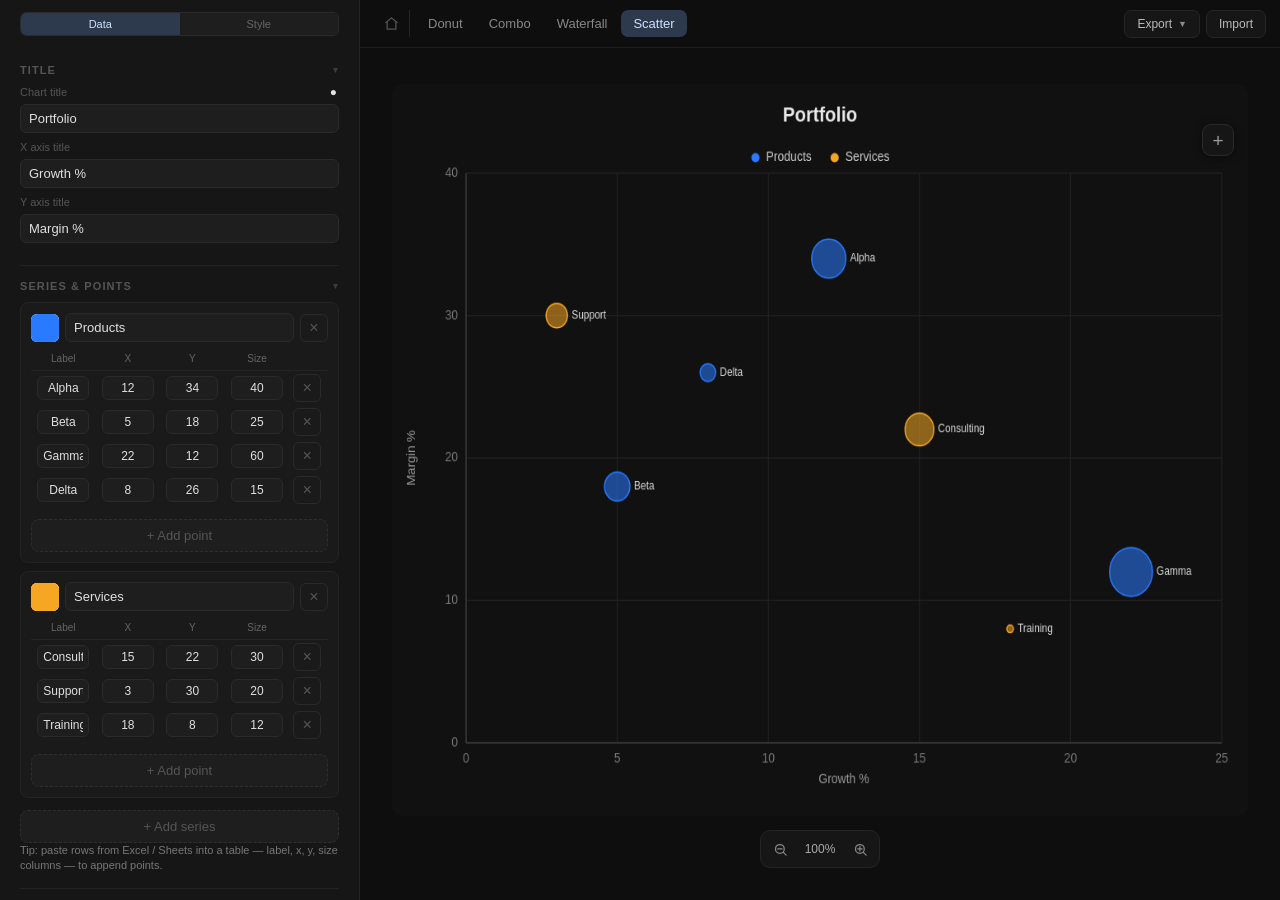
<file: scatter.html>
<!DOCTYPE html>
<html lang="en">
<head>
<meta charset="UTF-8">
<meta name="viewport" content="width=device-width, initial-scale=1.0">
<title>Scatter Builder</title>
<link rel="stylesheet" href="shared.css?v=3">
</head>
<body>

<div id="panel">
  <!-- Data holds what defines the numbers; Style holds everything cosmetic. -->
  <div id="panel-tabs" class="seg-toggle">
    <button data-tab="data" class="active">Data</button>
    <button data-tab="style">Style</button>
  </div>

  <div id="panel-inner">

    <div class="section" data-tab="data">
      <div class="panel-title">Title</div>
      <div class="field-row">
        <div class="field-label-row">
          <div class="field-label">Chart title</div>
          <button class="vis-toggle" id="toggleTitle" title="Show/hide">●</button>
        </div>
        <input type="text" id="chartTitle" placeholder="Chart title">
      </div>
      <div class="field-row">
        <div class="field-label">X axis title</div>
        <input type="text" id="xLabel" placeholder="e.g. Growth %">
      </div>
      <div class="field-row">
        <div class="field-label">Y axis title</div>
        <input type="text" id="yLabel" placeholder="e.g. Margin %">
      </div>
    </div>

    <div class="section" data-tab="data">
      <div class="panel-title">Series &amp; Points</div>
      <div id="series-list"></div>
      <button id="add-series" class="btn-add">+ Add series</button>
      <div class="import-hint">Tip: paste rows from Excel / Sheets into a table
        — label, x, y, size columns — to append points.</div>
    </div>

    <div class="section" data-tab="style">
      <div class="panel-title">Bubbles</div>
      <div class="toggle-row">
        <span class="field-label">Size dimension (bubbles)</span>
        <button class="vis-toggle" id="toggleSize" title="On/off">●</button>
      </div>
      <div id="bubble-sliders"></div>
    </div>

    <div class="section" data-tab="style">
      <div class="panel-title">Quadrants</div>
      <div class="toggle-row">
        <span class="field-label">Quadrant lines</span>
        <button class="vis-toggle" id="toggleQuadrants" title="Show/hide">●</button>
      </div>
      <div class="field-stack" id="quadrantInputs">
        <span class="field-label">Split at X / Y (blank = data mean)</span>
        <div style="display: grid; grid-template-columns: 1fr 1fr; gap: 6px;">
          <input type="number" id="quadX" placeholder="auto">
          <input type="number" id="quadY" placeholder="auto">
        </div>
      </div>
    </div>

    <div class="section" data-tab="style">
      <div class="panel-title">Display</div>
      <div class="toggle-row">
        <span class="field-label">Point labels</span>
        <button class="vis-toggle" id="togglePointLabels" title="Show/hide">●</button>
      </div>
      <div class="toggle-row">
        <span class="field-label">Grid lines</span>
        <button class="vis-toggle" id="toggleGrid" title="Show/hide">●</button>
      </div>
      <div class="toggle-row">
        <span class="field-label">Legend</span>
        <button class="vis-toggle" id="toggleLegend" title="Show/hide">●</button>
      </div>
      <div class="field-stack" id="legendPosRow">
        <span class="field-label">Legend position</span>
        <div id="legendPosCtl"></div>
      </div>
      <div class="field-stack">
        <span class="field-label">Aspect ratio</span>
        <div id="aspectCtl"></div>
      </div>
      <div id="display-sliders"></div>
    </div>

    <div class="section" data-tab="data">
      <div class="panel-title">Annotations</div>
      <div id="ann-list"></div>
      <button id="add-line" class="btn-add">+ Value line</button>
    </div>

    <div class="section" data-tab="style">
      <div class="panel-title">Background</div>
      <div class="bg-row">
        <div class="bg-swatch" id="bgSwatch">
          <input type="color" id="bgColorPicker" value="#111111">
        </div>
        <input type="text" id="bgColorHex" value="#111111" placeholder="#111111">
      </div>
    </div>

  </div>

</div>

<div id="preview">
  <!-- Import / export live at the top of the chart: getting a chart out is the
       point of the tool, so the controls sit where you look first rather than in
       a corner of the settings panel. -->
  <div id="chart-toolbar">
    <nav class="chart-tabs"></nav>
    <div id="chart-actions">
      <button id="exportMenuBtn" class="toolbar-btn">Export <span class="caret">▼</span></button>
      <button id="toggleImport" class="toolbar-btn">Import</button>
      <div id="export-menu" hidden>
        <button class="menu-item" onclick="exportChart(true)">PNG</button>
        <button class="menu-item" onclick="exportChart(false)">PNG · transparent background</button>
        <button class="menu-item" onclick="exportJSON()">JSON · data + config</button>
        <div class="menu-note">Charts autosave in this browser only.
          Export JSON to keep one or move it elsewhere.</div>
      </div>
      <div id="import-panel" hidden>
        <textarea id="importText" class="import-textarea" spellcheck="false"
          placeholder='{
  "series": [
    { "name": "Products", "points": [
      { "label": "Alpha", "x": 12, "y": 34, "size": 40 },
      { "label": "Beta",  "x": 5,  "y": 18, "size": 25 }
    ] }
  ]
}'></textarea>
        <div class="import-hint">Accepts plain data (x/y required, size and label
          optional), or a full config from Export JSON. JSON paste is the fastest
          way to enter many points.</div>
        <div id="importMsg" class="import-msg"></div>
        <div class="export-btns">
          <button class="btn-export primary" id="applyImport">Apply</button>
          <button class="btn-export" id="cancelImport">Cancel</button>
        </div>
      </div>
    </div>
  </div>
  <canvas id="canvas"></canvas>
</div>

<script src="shared.js?v=3"></script>
<script>
// ── State ──────────────────────────────────────────────────────────────────
let nextId = 1;

function mkPoint(label, x, y, size) {
  return { id: nextId++, label, x, y, size, labelOffset: { x: 0, y: 0 } };
}

function mkSeries(name, color, points = []) {
  return { id: nextId++, name, color, points };
}

const state = {
  title: 'Portfolio',
  showTitle: true,
  series: [],
  sizeEnabled: true,   // size → bubble area; off = constant dots
  minR: 4,             // px bubble radius range
  maxR: 26,
  showPointLabels: true,
  xLabel: 'Growth %',
  yLabel: 'Margin %',
  quadrants: { show: false, x: null, y: null },   // null = data mean
  annotations: [],     // horizontal value lines, see sanitizeAnn()
  showGrid: true,
  showLegend: true,
  legendPos: 'top',    // 'top' | 'bottom' | 'left' | 'right'
  aspect: '4:3',       // see shared ASPECTS
  bgColor: '#111111',
  axisFontSize: 14,    // px
  pointFontSize: 12,   // px
};

state.series = [
  mkSeries('Products', PALETTE[4], [
    mkPoint('Alpha', 12, 34, 40),
    mkPoint('Beta',   5, 18, 25),
    mkPoint('Gamma', 22, 12, 60),
    mkPoint('Delta',  8, 26, 15),
  ]),
  mkSeries('Services', PALETTE[0], [
    mkPoint('Consulting', 15, 22, 30),
    mkPoint('Support',     3, 30, 20),
    mkPoint('Training',   18,  8, 12),
  ]),
];

const allPoints = () => state.series.flatMap(s => s.points);

// ── Canvas rendering ────────────────────────────────────────────────────────
let [CANVAS_W, CANVAS_H] = ASPECTS[state.aspect] || ASPECTS['4:3'];

const canvas = document.getElementById('canvas');
let ctx      = setupCanvas(canvas, CANVAS_W, CANVAS_H);

let labelHitAreas = [];   // draggable point labels (preview renders only)
let annHits = [];         // annotation pill rects
let annDrag = null;
let plotMetrics = null;   // last preview's scales, for drag mapping

// Bubble circles from the last render (for click + drag hit-testing) and the
// point the popover is editing. A drag in flight pins both scales in render()
// so the bubble tracks the cursor instead of chasing re-niced axes.
let pointHits = [];
let selectedPoint = null;   // point id, or null
let pointDrag = null;

// The bubble under the cursor. Without a hover cue the click and drag targets
// give no sign they exist.
let hoverMark = null;       // point id, or null

// The floating "+" over the chart and its add-data popover. Declared here (not
// where they're built) so paint() can reposition without tripping the TDZ.
let addBtn = null;
let addPopover = null;
let positionAddBtn = () => {};

// Switch aspect ratio: resize the canvas backing store and repaint.
function setAspect(a) {
  if (!ASPECTS[a]) return;
  state.aspect = a;
  [CANVAS_W, CANVAS_H] = ASPECTS[a];
  ctx = setupCanvas(canvas, CANVAS_W, CANVAS_H);
  renderPreview();
}

// Bubble radius: area-proportional (sqrt) mapping of size onto [minR, maxR].
function radiusFor(pt, sMin, sMax) {
  if (!state.sizeEnabled) return 6;
  const s = Number(pt.size);
  if (!isFinite(s) || sMax <= sMin) return (state.minR + state.maxR) / 2;
  return state.minR + (state.maxR - state.minR) * Math.sqrt((s - sMin) / (sMax - sMin));
}

function render(c, w, h, withBg) {
  c.clearRect(0, 0, w, h);
  if (withBg) { c.fillStyle = state.bgColor; c.fillRect(0, 0, w, h); }

  const pts = allPoints().filter(p => isFinite(Number(p.x)) && isFinite(Number(p.y)));
  if (!pts.length || !state.series.length) return;

  // Scales with ~5% padding; zero always included via niceScale.
  const xs = pts.map(p => Number(p.x)), ys = pts.map(p => Number(p.y));
  const pad = (lo, hi) => { const d = (hi - lo) * 0.05 || 1; return [lo - d, hi + d]; };
  const [xLo, xHi] = pad(Math.min(...xs), Math.max(...xs));
  const [yLo, yHi] = pad(Math.min(...ys), Math.max(...ys));
  // While a point is being dragged both axes stay pinned to the scales they had
  // when the drag began — otherwise they re-nice as the point moves and the
  // bubble slides back out from under the cursor.
  const xScale = pointDrag ? pointDrag.xScale : niceScale(xLo, xHi, 6);
  const yScale = pointDrag ? pointDrag.yScale : niceScale(yLo, yHi, 5);

  const sizes = state.sizeEnabled ? pts.map(p => Number(p.size)).filter(isFinite) : [];
  const sMin = sizes.length ? Math.min(...sizes) : 0;
  const sMax = sizes.length ? Math.max(...sizes) : 0;

  // Legend metrics (dot glyphs), computed up front to reserve plot space.
  const lf = state.axisFontSize;
  const legendOn = state.showLegend && state.series.length > 0;
  const legPos = state.legendPos || 'top';
  const glyphW = 12, glyphGap = 7, itemGapX = 22;
  let legItemW = [], legBandH = 0, legBandW = 0;
  if (legendOn) {
    c.font = `500 ${lf}px ${FF}`;
    legItemW = state.series.map(s => glyphW + glyphGap + c.measureText(s.name || 'Series').width);
    legBandH = Math.round(lf * 1.5) + 12;
    legBandW = Math.max(...legItemW) + 28;
  }

  // Plot rectangle.
  let top = 28;
  if (state.showTitle && state.title) top += 34;
  if (legendOn && legPos === 'top') top += legBandH;
  const plotTop = top;
  let plotLeft  = state.yLabel ? 90 : 72;
  let plotRight = w - 32;
  if (legendOn && legPos === 'left')  plotLeft  += legBandW;
  if (legendOn && legPos === 'right') plotRight -= legBandW;
  let bottomPad = state.xLabel ? 78 : 58;
  if (legendOn && legPos === 'bottom') bottomPad += legBandH;
  const plotBottom = h - bottomPad;
  const plotW = plotRight - plotLeft;
  const plotH = plotBottom - plotTop;
  if (plotW <= 0 || plotH <= 0) return;

  const px = v => plotLeft + (v - xScale.min) / (xScale.max - xScale.min) * plotW;
  const py = v => plotBottom - (v - yScale.min) / (yScale.max - yScale.min) * plotH;

  // Title
  if (state.showTitle && state.title) {
    c.font = `600 22px ${FF}`;
    c.fillStyle = '#e8e8e8';
    c.textAlign = 'center';
    c.textBaseline = 'alphabetic';
    c.fillText(state.title, w / 2, 40);
  }

  // Legend
  if (legendOn) {
    c.font = `500 ${lf}px ${FF}`;
    c.textBaseline = 'middle';
    const drawItem = (s, gx, cy) => {
      c.beginPath();
      c.arc(gx + glyphW / 2, cy, 5, 0, Math.PI * 2);
      c.fillStyle = s.color;
      c.fill();
      c.fillStyle = '#cfcfcf';
      c.textAlign = 'left';
      c.fillText(s.name || 'Series', gx + glyphW + glyphGap, cy);
    };
    if (legPos === 'left' || legPos === 'right') {
      const itemH = Math.round(lf * 1.7);
      const blockH = state.series.length * itemH;
      let cy = plotTop + plotH / 2 - blockH / 2 + itemH / 2;
      const gx = legPos === 'left' ? 14 : (w - legBandW + 8);
      state.series.forEach(s => { drawItem(s, gx, cy); cy += itemH; });
    } else {
      const totalW = legItemW.reduce((a, b) => a + b, 0) + itemGapX * (state.series.length - 1);
      let gx = w / 2 - totalW / 2;
      const cy = legPos === 'top' ? plotTop - legBandH / 2 : h - legBandH / 2;
      state.series.forEach((s, i) => { drawItem(s, gx, cy); gx += legItemW[i] + itemGapX; });
    }
  }

  // Grid + ticks
  const af = state.axisFontSize;
  c.font = `400 ${af}px ${FF}`;
  yScale.ticks.forEach(t => {
    const ty = py(t);
    if (state.showGrid) {
      c.strokeStyle = '#262626';
      c.lineWidth = 1;
      c.beginPath(); c.moveTo(plotLeft, ty); c.lineTo(plotRight, ty); c.stroke();
    }
    c.fillStyle = '#777';
    c.textAlign = 'right';
    c.textBaseline = 'middle';
    c.fillText(fmtNum(t), plotLeft - 10, ty);
  });
  xScale.ticks.forEach(t => {
    const tx = px(t);
    if (state.showGrid) {
      c.strokeStyle = '#262626';
      c.lineWidth = 1;
      c.beginPath(); c.moveTo(tx, plotTop); c.lineTo(tx, plotBottom); c.stroke();
    }
    c.fillStyle = '#777';
    c.textAlign = 'center';
    c.textBaseline = 'top';
    c.fillText(fmtNum(t), tx, plotBottom + 10);
  });

  // Zero axes emphasized when inside the plot range.
  c.strokeStyle = '#3a3a3a';
  c.lineWidth = 1.5;
  if (yScale.min < 0 && yScale.max > 0) {
    c.beginPath(); c.moveTo(plotLeft, py(0)); c.lineTo(plotRight, py(0)); c.stroke();
  }
  c.beginPath(); c.moveTo(plotLeft, plotBottom); c.lineTo(plotRight, plotBottom); c.stroke();
  c.beginPath(); c.moveTo(plotLeft, plotTop); c.lineTo(plotLeft, plotBottom); c.stroke();

  // Axis titles
  if (state.xLabel) {
    c.font = `500 ${af}px ${FF}`;
    c.fillStyle = '#999';
    c.textAlign = 'center';
    c.textBaseline = 'top';
    c.fillText(state.xLabel, plotLeft + plotW / 2, plotBottom + 10 + af * 1.6);
  }
  if (state.yLabel) {
    c.save();
    c.translate(24, plotTop + plotH / 2);
    c.rotate(-Math.PI / 2);
    c.font = `500 ${af}px ${FF}`;
    c.fillStyle = '#999';
    c.textAlign = 'center';
    c.textBaseline = 'middle';
    c.fillText(state.yLabel, 0, 0);
    c.restore();
  }

  // Quadrant lines at the chosen (or mean) split point.
  if (state.quadrants.show) {
    const qx = Number.isFinite(Number(state.quadrants.x)) && state.quadrants.x !== null
      ? Number(state.quadrants.x) : xs.reduce((a, b) => a + b, 0) / xs.length;
    const qy = Number.isFinite(Number(state.quadrants.y)) && state.quadrants.y !== null
      ? Number(state.quadrants.y) : ys.reduce((a, b) => a + b, 0) / ys.length;
    drawVLine(c, px(qx), plotTop, plotBottom, { color: '#4a4a4a', dash: [5, 4] });
    drawValueLine(c, plotLeft, plotRight, py(qy), { color: '#4a4a4a', width: 1, dash: [5, 4] });
  }

  // Points (bubbles) + draggable labels.
  if (c === ctx) { labelHitAreas = []; pointHits = []; }
  const pf = state.pointFontSize;
  state.series.forEach(s => {
    s.points.forEach(pt => {
      const xv = Number(pt.x), yv = Number(pt.y);
      if (!isFinite(xv) || !isFinite(yv)) return;
      const cx = px(xv), cy = py(yv);
      const r = radiusFor(pt, sMin, sMax);
      c.beginPath();
      c.arc(cx, cy, r, 0, Math.PI * 2);
      c.fillStyle = hexToRgba(s.color, state.sizeEnabled ? 0.55 : 0.9);
      c.fill();
      c.strokeStyle = s.color;
      c.lineWidth = 1.5;
      c.stroke();

      if (c === ctx) {
        pointHits.push({ x: cx, y: cy, r: Math.max(r, 8), point: pt, series: s });
        // Hover cue and selection ring — preview only, never in exported PNGs.
        if (hoverMark === pt.id) {
          c.beginPath();
          c.arc(cx, cy, r + 3, 0, Math.PI * 2);
          c.fillStyle = 'rgba(255, 255, 255, 0.20)';
          c.fill();
        }
        if (selectedPoint === pt.id) {
          c.beginPath();
          c.arc(cx, cy, r + 4, 0, Math.PI * 2);
          c.strokeStyle = '#ffffff';
          c.lineWidth = 2;
          c.stroke();
        }
      }

      if (state.showPointLabels && pt.label) {
        const ox = pt.labelOffset.x, oy = pt.labelOffset.y;
        const tx = cx + r + 5 + ox;
        const ty = cy + oy;
        // Leader line once the label has been dragged away.
        if (ox !== 0 || oy !== 0) {
          c.strokeStyle = '#555555';
          c.lineWidth = 1;
          c.beginPath(); c.moveTo(cx + r, cy); c.lineTo(tx - 3, ty); c.stroke();
        }
        c.font = `500 ${pf}px ${FF}`;
        c.fillStyle = '#dddddd';
        c.textAlign = 'left';
        c.textBaseline = 'middle';
        c.fillText(pt.label, tx, ty);
        if (c === ctx) {
          const mw = c.measureText(pt.label).width;
          labelHitAreas.push({ point: pt, left: tx - 4, right: tx + mw + 4, top: ty - pf * 0.75, bottom: ty + pf * 0.75 });
        }
      }
    });
  });

  // ── Annotations (horizontal value lines) ───────────────────────────────────
  if (c === ctx) {
    annHits = [];
    plotMetrics = { plotTop, plotBottom, plotH, plotLeft, plotRight, plotW,
                    yMin: yScale.min, yMax: yScale.max, step: yScale.step,
                    xMin: xScale.min, xMax: xScale.max, xStep: xScale.step,
                    xScale, yScale,
                    // Pixel → value, for dragging a bubble in both axes.
                    xInv: p => xScale.min + (p - plotLeft) / plotW * (xScale.max - xScale.min),
                    yInv: p => yScale.min + (plotBottom - p) / plotH * (yScale.max - yScale.min) };
  }
  state.annotations.forEach(ann => {
    const v = Number(ann.value);
    if (!isFinite(v)) return;
    const ly = py(Math.min(Math.max(v, yScale.min), yScale.max));
    drawValueLine(c, plotLeft, plotRight, ly, { color: ann.color });
    const txt = [ann.label, ann.showValue ? fmtNum(v) : ''].filter(Boolean).join(' ');
    if (txt) {
      c.font = `600 ${pf}px ${FF}`;
      const pw = c.measureText(txt).width + 12;
      const ph = pf + 6;
      const lx = plotRight - pw / 2 - 6;
      const bottomY = Math.max(ly - 4, plotTop + ph);
      drawValueLabel(c, txt, lx, bottomY, ann.color, pf);
      if (c === ctx) annHits.push({ x: lx - pw / 2, y: bottomY - ph, w: pw, h: ph, annId: ann.id });
    } else if (c === ctx) {
      annHits.push({ x: plotRight - 46, y: ly - 8, w: 40, h: 16, annId: ann.id });
    }
  });
}

// Repaint only. Use this for anything that fires per mouse move — hover cues and
// in-flight drags — because renderPreview() also writes localStorage, and doing
// that on every pixel of a drag is both wasteful and needless.
function paint() {
  render(ctx, CANVAS_W, CANVAS_H, true);
  if (addBtn) positionAddBtn();
}

// Repaint and commit. Use this when a change is done: a keystroke, a click, the
// end of a drag.
function renderPreview() {
  paint();
  persist();
}

// ── Persistence ───────────────────────────────────────────────────────────────
const STORAGE_KEY = 'scatter-builder-v1';

function sanitizeAnn(a) {
  if (!a || a.type !== 'line') return null;
  return {
    id: nextId++,
    type: 'line',
    value: Number.isFinite(Number(a.value)) ? Number(a.value) : 0,
    label: a.label != null ? String(a.label) : '',
    color: isHex6(a.color) ? a.color : '#E84545',
    showValue: a.showValue !== false,
  };
}

// Validate raw series (from storage or import) into clean state series.
function sanitizeSeries(raw) {
  nextId = 1;
  return raw.map((s, i) => ({
    id: nextId++,
    name: s?.name != null ? String(s.name) : 'Series ' + (i + 1),
    color: isHex6(s?.color) ? s.color : PALETTE[i % PALETTE.length],
    points: (Array.isArray(s?.points) ? s.points : []).map((p, j) => {
      const x = Number(p?.x), y = Number(p?.y);
      const size = Number(p?.size);
      const off = p?.labelOffset;
      return {
        id: nextId++,
        label: p?.label != null ? String(p.label) : '',
        x: isFinite(x) ? x : 0,
        y: isFinite(y) ? y : 0,
        size: isFinite(size) ? size : null,
        labelOffset: off && Number.isFinite(off.x) && Number.isFinite(off.y)
          ? { x: off.x, y: off.y } : { x: 0, y: 0 },
      };
    }),
  }));
}

// Full, portable snapshot of the chart: data + visual configuration. Shared by
// localStorage persistence and JSON export so the two never drift. Ids are
// internal-only and omitted (import/restore reassign them).
function getConfig() {
  return {
    title: state.title,
    showTitle: state.showTitle,
    series: state.series.map(s => ({
      name: s.name,
      color: s.color,
      points: s.points.map(({ label, x, y, size, labelOffset }) =>
        ({ label, x, y, size, labelOffset: { ...labelOffset } })),
    })),
    sizeEnabled: state.sizeEnabled,
    minR: state.minR,
    maxR: state.maxR,
    showPointLabels: state.showPointLabels,
    xLabel: state.xLabel,
    yLabel: state.yLabel,
    quadrants: { ...state.quadrants },
    annotations: state.annotations.map(({ type, value, label, color, showValue }) =>
      ({ type, value, label, color, showValue })),
    showGrid: state.showGrid,
    showLegend: state.showLegend,
    legendPos: state.legendPos,
    aspect: state.aspect,
    bgColor: state.bgColor,
    axisFontSize: state.axisFontSize,
    pointFontSize: state.pointFontSize,
  };
}

function persist() {
  saveState(STORAGE_KEY, getConfig());
}

function restore() {
  const data = loadState(STORAGE_KEY);
  if (!data || !Array.isArray(data.series) || !data.series.length) return false;

  state.series          = sanitizeSeries(data.series);
  state.title           = data.title           ?? state.title;
  state.showTitle       = data.showTitle       ?? true;
  state.sizeEnabled     = data.sizeEnabled     ?? true;
  state.minR            = data.minR            ?? state.minR;
  state.maxR            = data.maxR            ?? state.maxR;
  state.showPointLabels = data.showPointLabels ?? true;
  state.xLabel          = data.xLabel          ?? '';
  state.yLabel          = data.yLabel          ?? '';
  if (data.quadrants) {
    state.quadrants.show = data.quadrants.show === true;
    state.quadrants.x = Number.isFinite(Number(data.quadrants.x)) && data.quadrants.x !== null ? Number(data.quadrants.x) : null;
    state.quadrants.y = Number.isFinite(Number(data.quadrants.y)) && data.quadrants.y !== null ? Number(data.quadrants.y) : null;
  }
  state.annotations = Array.isArray(data.annotations)
    ? data.annotations.map(sanitizeAnn).filter(Boolean) : [];
  state.showGrid      = data.showGrid      ?? true;
  state.showLegend    = data.showLegend    ?? true;
  state.legendPos     = ['top', 'bottom', 'left', 'right'].includes(data.legendPos) ? data.legendPos : 'top';
  state.aspect        = ASPECTS[data.aspect] ? data.aspect : '4:3';
  state.bgColor       = isHex6(data.bgColor) ? data.bgColor : state.bgColor;
  state.axisFontSize  = data.axisFontSize  ?? state.axisFontSize;
  state.pointFontSize = data.pointFontSize ?? state.pointFontSize;
  return true;
}

// ── UI: Series cards with point tables ───────────────────────────────────────

// Append points pasted as Excel/Sheets rows: [label] x y [size].
function pastePointsBlock(s, rows) {
  const added = [];
  rows.forEach(row => {
    let cells = row.filter(c => c !== '');
    let label = '';
    if (cells.length && parseValue(cells[0]) === null) { label = cells[0]; cells = cells.slice(1); }
    const x = parseValue(cells[0]);
    const y = parseValue(cells[1]);
    const size = parseValue(cells[2]);
    if (x !== null && y !== null) added.push(mkPoint(label, x, y, size));
  });
  if (!added.length) return false;
  s.points.push(...added);
  renderSeries();
  renderPreview();
  return true;
}

function renderSeries() {
  const list = document.getElementById('series-list');
  list.innerHTML = '';

  state.series.forEach((s, sIdx) => {
    const card = document.createElement('div');
    card.className = 'series-card';

    const top = document.createElement('div');
    top.className = 'series-card-top';

    const swatch = colorSwatch(s.color, hex => { s.color = hex; renderPreview(); });

    const nameIn = document.createElement('input');
    nameIn.type = 'text';
    nameIn.value = s.name;
    nameIn.placeholder = 'Series name';
    nameIn.addEventListener('input', e => { s.name = e.target.value; renderPreview(); });

    const del = document.createElement('button');
    del.className = 'btn-icon delete';
    del.innerHTML = '×';
    del.title = 'Remove series';
    del.addEventListener('click', () => {
      if (state.series.length <= 1) return;
      state.series.splice(sIdx, 1);
      renderSeries();
      renderPreview();
    });

    top.append(swatch, nameIn, del);

    // Points table: label | x | y | [size] | ×
    const wrap = document.createElement('div');
    wrap.className = 'matrix-wrap';
    const table = document.createElement('table');
    table.className = 'value-matrix';

    const thead = document.createElement('thead');
    const hr = document.createElement('tr');
    const cols = state.sizeEnabled
      ? ['Label', 'X', 'Y', 'Size', '']
      : ['Label', 'X', 'Y', ''];
    cols.forEach(t => {
      const th = document.createElement('th');
      th.textContent = t;
      hr.appendChild(th);
    });
    thead.appendChild(hr);
    table.appendChild(thead);

    const tbody = document.createElement('tbody');
    s.points.forEach((pt, pIdx) => {
      const tr = document.createElement('tr');

      // `field` tags the input so the canvas popover and point drags can write
      // this exact cell without a rebuild (see syncValueEditors).
      const cell = (value, type, onCh, ph, field) => {
        const td = document.createElement('td');
        const input = document.createElement('input');
        input.type = type;
        input.value = value ?? '';
        if (ph) input.placeholder = ph;
        if (field) { input.dataset.pointId = pt.id; input.dataset.field = field; }
        input.addEventListener('input', e => {
          onCh(e.target.value);
          if (field) syncValueEditors(pt);   // mirror into the popover if it's open
          renderPreview();
        });
        input.addEventListener('paste', e => {
          const rows = parseTSVBlock(e.clipboardData && e.clipboardData.getData('text'));
          if (rows && pastePointsBlock(s, rows)) e.preventDefault();
        });
        td.appendChild(input);
        return td;
      };

      tr.appendChild(cell(pt.label, 'text', v => { pt.label = v; }, 'Point'));
      tr.appendChild(cell(pt.x, 'number', v => { pt.x = v === '' ? 0 : parseFloat(v); }, null, 'x'));
      tr.appendChild(cell(pt.y, 'number', v => { pt.y = v === '' ? 0 : parseFloat(v); }, null, 'y'));
      if (state.sizeEnabled)
        tr.appendChild(cell(pt.size, 'number', v => { pt.size = v === '' ? null : parseFloat(v); }, null, 'size'));

      const delTd = document.createElement('td');
      const delBtn = document.createElement('button');
      delBtn.className = 'btn-icon delete';
      delBtn.innerHTML = '×';
      delBtn.title = 'Remove point';
      delBtn.addEventListener('click', () => {
        s.points.splice(pIdx, 1);
        renderSeries();
        renderPreview();
      });
      delTd.appendChild(delBtn);
      tr.appendChild(delTd);

      tbody.appendChild(tr);
    });
    table.appendChild(tbody);
    wrap.appendChild(table);

    const addPt = document.createElement('button');
    addPt.className = 'btn-add';
    addPt.textContent = '+ Add point';
    addPt.addEventListener('click', () => {
      s.points.push(mkPoint('New point', 0, 0, null));
      renderSeries();
      renderPreview();
    });

    card.append(top, wrap, addPt);
    list.appendChild(card);
  });
}

// A series with no points can't be seen or clicked, so it starts with one.
// Shared by the panel button and the chart's + popover so the two can't drift.
function addSeriesWithPoint(name) {
  const color = PALETTE[state.series.length % PALETTE.length];
  const s = mkSeries(name || 'Series ' + (state.series.length + 1), color,
                     [mkPoint('New point', 0, 0, null)]);
  state.series.push(s);
  renderSeries();
  renderPreview();
  return s;
}

document.getElementById('add-series').addEventListener('click', () => addSeriesWithPoint());

// ── UI: Annotation cards (value lines) ────────────────────────────────────────
function refreshAnnInputs() {
  state.annotations.forEach(a => {
    const inp = document.querySelector(`input.ann-value[data-ann-id="${a.id}"]`);
    if (inp && document.activeElement !== inp) inp.value = a.value;
  });
}

function renderAnnotations() {
  const list = document.getElementById('ann-list');
  if (!list) return;
  list.innerHTML = '';

  state.annotations.forEach((ann, idx) => {
    const card = document.createElement('div');
    card.className = 'series-card';
    const top = document.createElement('div');
    top.className = 'series-card-top';
    top.style.gridTemplateColumns = '28px 64px 1fr 28px';

    const swatch = colorSwatch(ann.color, hex => { ann.color = hex; renderPreview(); });

    const valIn = document.createElement('input');
    valIn.type = 'number';
    valIn.className = 'ann-value';
    valIn.dataset.annId = ann.id;
    valIn.value = ann.value;
    valIn.title = 'Line Y value (drag the pill on the chart too)';
    valIn.addEventListener('input', e => {
      ann.value = e.target.value === '' ? 0 : parseFloat(e.target.value);
      renderPreview();
    });

    const labIn = document.createElement('input');
    labIn.type = 'text';
    labIn.value = ann.label;
    labIn.placeholder = 'Label';
    labIn.addEventListener('input', e => { ann.label = e.target.value; renderPreview(); });

    const del = document.createElement('button');
    del.className = 'btn-icon delete';
    del.innerHTML = '×';
    del.title = 'Remove';
    del.addEventListener('click', () => {
      state.annotations.splice(idx, 1);
      renderAnnotations();
      renderPreview();
    });

    top.append(swatch, valIn, labIn, del);

    const row = document.createElement('div');
    row.className = 'toggle-row';
    const lbl = document.createElement('span');
    lbl.className = 'field-label';
    lbl.textContent = 'Show value';
    row.append(lbl, visToggle(ann.showValue, on => { ann.showValue = on; renderPreview(); }));

    card.append(top, row);
    list.appendChild(card);
  });

  highlightLinkedCells();   // the rebuild dropped the previous highlight
}

document.getElementById('add-line').addEventListener('click', () => {
  const v = plotMetrics ? Math.round((plotMetrics.yMin + plotMetrics.yMax) / 2) : 20;
  state.annotations.push(sanitizeAnn({ type: 'line', value: v, label: 'Target' }));
  renderAnnotations();
  renderPreview();
});

// ── Canvas interaction: label dragging + annotation dragging ──────────────────
let dragState = null;   // { point, startX, startY, origX, origY, moved }

function canvasPos(e) {
  const rect = canvas.getBoundingClientRect();
  return {
    x: (e.clientX - rect.left) * (CANVAS_W / rect.width),
    y: (e.clientY - rect.top)  * (CANVAS_H / rect.height),
  };
}

function hitLabel(x, y) {
  for (const area of labelHitAreas) {
    if (x >= area.left && x <= area.right && y >= area.top && y <= area.bottom)
      return area.point;
  }
  return null;
}

function annHitAt(x, y) {
  return annHits.find(a => x >= a.x && x <= a.x + a.w && y >= a.y && y <= a.y + a.h) || null;
}

canvas.addEventListener('mousedown', e => {
  const pos = canvasPos(e);

  const annHit = annHitAt(pos.x, pos.y);
  if (annHit) {
    const ann = state.annotations.find(a => a.id === annHit.annId);
    if (ann) {
      e.preventDefault();
      annDrag = { ann, startY: pos.y, orig: Number(ann.value) || 0 };
      return;
    }
  }

  const point = hitLabel(pos.x, pos.y);
  if (!point) return;
  e.preventDefault();
  dragState = {
    point,
    startX: pos.x, startY: pos.y,
    origX: point.labelOffset.x, origY: point.labelOffset.y,
    moved: false,
  };
  canvas.style.cursor = 'grabbing';
});

canvas.addEventListener('mousemove', e => {
  const pos = canvasPos(e);
  if (annDrag && plotMetrics) {
    const dy = pos.y - annDrag.startY;
    const span = plotMetrics.yMax - plotMetrics.yMin;
    const raw = annDrag.orig - dy / plotMetrics.plotH * span;
    const step = plotMetrics.step / 10 || 1;
    annDrag.ann.value = Math.round(Math.min(Math.max(raw, plotMetrics.yMin), plotMetrics.yMax) / step) * step;
    annDrag.ann.value = Math.round(annDrag.ann.value * 100) / 100;
    refreshAnnInputs();
    paint();   // mid-drag: the commit happens once, on mouseup
    return;
  }
  if (dragState) {
    const dx = pos.x - dragState.startX;
    const dy = pos.y - dragState.startY;
    if (!dragState.moved && Math.hypot(dx, dy) > 4) dragState.moved = true;
    if (dragState.moved) {
      dragState.point.labelOffset.x = dragState.origX + dx;
      dragState.point.labelOffset.y = dragState.origY + dy;
      paint();   // mid-drag: the commit happens once, on mouseup
    }
    return;
  }
  if (pointDrag) return;   // mid-drag: keep the grabbing cursor
  const ann   = annHitAt(pos.x, pos.y);
  const label = ann ? null : hitLabel(pos.x, pos.y);
  const hit   = (ann || label) ? null : pointHitAt(pos.x, pos.y);
  setHover(hit ? hit.point.id : null);
  canvas.style.cursor = ann ? 'ns-resize'
    : label ? 'grab'
    : hit ? 'grab' : 'default';
});

// Repaint only when the cue would actually change.
function setHover(id) {
  if (hoverMark === id) return;
  hoverMark = id;
  paint();   // never renderPreview: this fires on every mouse move
}

// Every drag paints as it goes and commits here, once, on release.
canvas.addEventListener('mouseup', () => {
  const committed = (dragState && dragState.moved) || annDrag;
  dragState = null;
  annDrag = null;
  if (pointDrag) {
    // A drag that actually moved must not also open the popover on mouseup.
    suppressClick = pointDrag.moved;
    pointDrag = null;
    renderPreview();   // repaint with the scales released, then commit
  } else if (committed) {
    persist();
  }
});

canvas.addEventListener('mouseleave', () => {
  setHover(null);
  dragState = null;
  annDrag = null;
  if (pointDrag) { pointDrag = null; renderPreview(); }
  canvas.style.cursor = 'default';
});

// ── Mark popover + direct manipulation ────────────────────────────────────────
// Click a bubble to edit its coordinates; drag it and both x and y follow the
// cursor. The popover fields and the sidebar table mirror each other live.
const preview = document.getElementById('preview');
const pointPopover = document.createElement('div');
pointPopover.className = 'bar-popover';
pointPopover.hidden = true;
preview.appendChild(pointPopover);

let popoverFields = null;   // { x, y, size } value fields, for live drag sync
let suppressClick = false;

function pointHitAt(x, y) {
  // Last drawn wins, so the bubble visually on top is the one you grab.
  for (let i = pointHits.length - 1; i >= 0; i--) {
    const h = pointHits[i];
    if (Math.hypot(x - h.x, y - h.y) <= h.r) return h;
  }
  return null;
}

// Write values into the sidebar cells without rebuilding the table (a rebuild
// would steal focus from whichever field is being typed into) and into the
// popover fields.
function syncValueEditors(pt) {
  for (const f of ['x', 'y', 'size']) {
    const inp = document.querySelector(
      `input[data-point-id="${pt.id}"][data-field="${f}"]`);
    if (inp && document.activeElement !== inp)
      inp.value = (pt[f] === null || pt[f] === undefined) ? '' : pt[f];
    if (popoverFields && popoverFields[f] && selectedPoint === pt.id)
      popoverFields[f].setValue(pt[f]);
  }
}

function highlightLinkedCells() {
  document.querySelectorAll('input.linked-active')
    .forEach(el => el.classList.remove('linked-active'));
  if (selectedPoint === null) return;
  const cells = document.querySelectorAll(`input[data-point-id="${selectedPoint}"]`);
  cells.forEach(el => el.classList.add('linked-active'));
  if (cells[0]) cells[0].scrollIntoView({ block: 'nearest', inline: 'nearest' });
}

function closePointPopover() {
  if (pointPopover.hidden) return;
  pointPopover.hidden = true;
  selectedPoint = null;
  popoverFields = null;
  highlightLinkedCells();
  renderPreview();
}

function openPointPopover(hit, clientX, clientY) {
  const pt = hit.point;
  selectedPoint = pt.id;
  pointPopover.innerHTML = '';

  const title = document.createElement('div');
  title.className = 'bar-popover-title';
  title.textContent = (hit.series.name || 'Series') + ' · ' + (pt.label || 'Point');

  const mk = (label, key, opts) => valueField(label, pt[key], v => {
    pt[key] = v === null ? (key === 'size' ? null : 0) : v;
    syncValueEditors(pt);
    renderPreview();
  }, { step: 'any', ...opts });

  popoverFields = { x: mk(state.xLabel || 'X', 'x'), y: mk(state.yLabel || 'Y', 'y') };
  const parts = [title, popoverFields.x, popoverFields.y];
  if (state.sizeEnabled) {
    popoverFields.size = mk('Size', 'size', { min: 0 });
    parts.push(popoverFields.size);
  }

  // Structural edit, so removing a point doesn't mean leaving the chart.
  const removeBtn = document.createElement('button');
  removeBtn.className = 'btn-export danger';
  removeBtn.textContent = 'Remove ' + (pt.label || 'point');
  removeBtn.title = 'Remove this point from its series';
  removeBtn.disabled = hit.series.points.length <= 1;
  removeBtn.addEventListener('click', () => {
    const idx = hit.series.points.indexOf(pt);
    if (idx < 0 || hit.series.points.length <= 1) return;
    hit.series.points.splice(idx, 1);
    closePointPopover();
    renderSeries();
    renderPreview();
  });
  parts.push(removeBtn);

  const hint = document.createElement('div');
  hint.className = 'popover-hint';
  hint.textContent = 'Drag the bubble to move it · ↑↓ to nudge';
  parts.push(hint);

  pointPopover.append(...parts);
  pointPopover.hidden = false;
  highlightLinkedCells();

  // Position next to the click, clamped inside the preview pane.
  const pr = preview.getBoundingClientRect();
  const ppx = Math.max(8, Math.min(clientX - pr.left + 12, preview.clientWidth  - pointPopover.offsetWidth  - 8));
  const ppy = Math.max(8, Math.min(clientY - pr.top  + 12, preview.clientHeight - pointPopover.offsetHeight - 8));
  pointPopover.style.left = ppx + 'px';
  pointPopover.style.top  = ppy + 'px';

  renderPreview();   // repaint with the selection ring
}

// The bubble follows the cursor in both axes, snapped onto each axis's grid.
function applyPointDrag(pos) {
  if (!plotMetrics) return;
  const pt = pointDrag.point;
  pt.x = snapToStep(Math.min(Math.max(plotMetrics.xInv(pos.x), plotMetrics.xMin), plotMetrics.xMax),
                    plotMetrics.xStep);
  pt.y = snapToStep(Math.min(Math.max(plotMetrics.yInv(pos.y), plotMetrics.yMin), plotMetrics.yMax),
                    plotMetrics.step);
  syncValueEditors(pt);
  paint();   // mid-drag: the commit happens once, on mouseup
}

canvas.addEventListener('mousedown', e => {
  if (dragState || annDrag) return;   // label / annotation grabs claimed it
  const pos = canvasPos(e);
  const hit = pointHitAt(pos.x, pos.y);
  if (!hit || !plotMetrics) return;
  e.preventDefault();
  pointDrag = {
    point: hit.point,
    xScale: plotMetrics.xScale, yScale: plotMetrics.yScale,   // pin both axes
    startX: pos.x, startY: pos.y,
    moved: false,
  };
  canvas.style.cursor = 'grabbing';
});

canvas.addEventListener('mousemove', e => {
  if (!pointDrag) return;
  const pos = canvasPos(e);
  if (!pointDrag.moved &&
      Math.hypot(pos.x - pointDrag.startX, pos.y - pointDrag.startY) < 3) return;
  pointDrag.moved = true;
  applyPointDrag(pos);
});

canvas.addEventListener('click', e => {
  if (suppressClick) { suppressClick = false; return; }
  const pos = canvasPos(e);
  if (annHitAt(pos.x, pos.y) || hitLabel(pos.x, pos.y)) return;
  const hit = pointHitAt(pos.x, pos.y);
  if (hit) openPointPopover(hit, e.clientX, e.clientY);
  else closePointPopover();
});

document.addEventListener('pointerdown', e => {
  if (pointPopover.hidden || pointPopover.contains(e.target) || e.target === canvas) return;
  closePointPopover();
});
document.addEventListener('keydown', e => {
  if (e.key === 'Escape') closePointPopover();
});

// ── Add-data popover ──────────────────────────────────────────────────────────
// The button, positioning and dismissal live in shared.js; this supplies only
// the form. Two modes: Point (a series picker plus a point dropdown whose
// "+ New point" decides whether the point already exists) and Series.
const NEW_POINT = -1;
let addMode = 'point';
const addDraft = {
  point:  { seriesId: null, idx: NEW_POINT, label: '', x: '', y: '', size: '' },
  series: { name: '' },
};

function buildAddForm(popover, { close, field, rebuild }) {
  const title = document.createElement('div');
  title.className = 'bar-popover-title';
  title.textContent = 'Add to chart';

  const modes = makeSegToggle(
    [{ label: 'Point',  value: 'point' },
     { label: 'Series', value: 'series' }],
    addMode, false,
    v => { addMode = v; rebuild(); });

  const body = document.createElement('div');
  body.className = 'add-body';

  const commit = document.createElement('button');
  commit.className = 'btn-export primary';
  const cancel = document.createElement('button');
  cancel.className = 'btn-export';
  cancel.textContent = 'Cancel';
  cancel.addEventListener('click', close);

  if (addMode === 'point' && state.series.length) {
    const d = addDraft.point;
    if (!state.series.some(sr => sr.id === d.seriesId)) d.seriesId = state.series[0].id;
    const series = state.series.find(sr => sr.id === d.seriesId);
    if (d.idx !== NEW_POINT && d.idx >= series.points.length) d.idx = NEW_POINT;
    const isNew = d.idx === NEW_POINT;
    const target = isNew ? null : series.points[d.idx];

    const seriesSel = document.createElement('select');
    state.series.forEach(sr => {
      const o = document.createElement('option');
      o.value = sr.id;
      o.textContent = sr.name || 'Series';
      seriesSel.appendChild(o);
    });
    seriesSel.value = d.seriesId;
    seriesSel.addEventListener('change', () => {
      d.seriesId = Number(seriesSel.value);
      d.idx = NEW_POINT;      // point indices are per series
      rebuild();
    });
    body.appendChild(field('Series', seriesSel));

    const pointSel = document.createElement('select');
    series.points.forEach((pt, i) => {
      const o = document.createElement('option');
      o.value = i;
      o.textContent = pt.label || '—';
      pointSel.appendChild(o);
    });
    const newOpt = document.createElement('option');
    newOpt.value = NEW_POINT;
    newOpt.textContent = '+ New point…';
    pointSel.appendChild(newOpt);
    pointSel.value = d.idx;
    pointSel.addEventListener('change', () => {
      d.idx = Number(pointSel.value);
      // Adopt the chosen point's own values, so the form edits what you picked.
      const pt = d.idx === NEW_POINT ? null : series.points[d.idx];
      d.label = pt ? pt.label : '';
      d.x = pt ? pt.x : ''; d.y = pt ? pt.y : '';
      d.size = pt && pt.size !== null && pt.size !== undefined ? pt.size : '';
      rebuild();
    });
    body.appendChild(field('Point', pointSel));

    const labelIn = document.createElement('input');
    labelIn.type = 'text';
    labelIn.value = isNew ? d.label : (target.label ?? '');
    labelIn.placeholder = 'New point';
    labelIn.addEventListener('input', () => { d.label = labelIn.value; });
    body.appendChild(field('Label', labelIn));

    const num = (key, label, cur) => {
      const inp = document.createElement('input');
      inp.type = 'number';
      inp.placeholder = '—';
      inp.value = (cur === null || cur === undefined) ? '' : cur;
      inp.addEventListener('input', () => { d[key] = inp.value; });
      body.appendChild(field(label, inp));
    };
    num('x', state.xLabel || 'X', isNew ? d.x : target.x);
    num('y', state.yLabel || 'Y', isNew ? d.y : target.y);
    if (state.sizeEnabled) num('size', 'Size', isNew ? d.size : target.size);

    const numOr = (v, dflt) => {
      const n = parseFloat(String(v).trim());
      return isFinite(n) ? n : dflt;
    };
    commit.textContent = isNew ? 'Add' : 'Save';
    commit.addEventListener('click', () => {
      const size = String(d.size).trim() === '' ? null : numOr(d.size, null);
      if (isNew) {
        series.points.push(mkPoint(d.label.trim() || 'New point',
                                   numOr(d.x, 0), numOr(d.y, 0), size));
        d.label = ''; d.x = ''; d.y = ''; d.size = '';
      } else {
        target.label = d.label.trim() || target.label;
        target.x = numOr(d.x, target.x);
        target.y = numOr(d.y, target.y);
        if (state.sizeEnabled) target.size = size;
      }
      renderSeries();
      renderPreview();
      close();
    });

  } else if (addMode === 'point') {
    const empty = document.createElement('div');
    empty.className = 'popover-hint';
    empty.textContent = 'Add a series first — points belong to one.';
    body.appendChild(empty);
    commit.textContent = 'Add';
    commit.disabled = true;

  } else {
    const d = addDraft.series;
    const nameIn = document.createElement('input');
    nameIn.type = 'text';
    nameIn.value = d.name;
    nameIn.placeholder = 'Series ' + (state.series.length + 1);
    nameIn.addEventListener('input', () => { d.name = nameIn.value; });
    body.appendChild(field('Name', nameIn));

    commit.textContent = 'Add';
    commit.addEventListener('click', () => {
      addSeriesWithPoint(d.name.trim());
      d.name = '';
      close();
    });
  }

  const buttons = document.createElement('div');
  buttons.className = 'export-btns';
  buttons.append(cancel, commit);
  popover.append(title, modes, body, buttons);
}

const chartAdd = initChartAdd({ preview, canvas, buildForm: buildAddForm });
addBtn = chartAdd.button;
addPopover = chartAdd.popover;
positionAddBtn = chartAdd.reposition;

// ── Toggles / inputs ──────────────────────────────────────────────────────────
const bindToggle = (id, key, after) =>
  bindStateToggle(id, state, key, () => { if (after) after(); renderPreview(); });

bindToggle('toggleTitle',       'showTitle');
bindToggle('togglePointLabels', 'showPointLabels');
bindToggle('toggleGrid',        'showGrid');
bindToggle('toggleSize',        'sizeEnabled', () => { renderSeries(); buildBubbleSliders(); });
bindToggle('toggleLegend',      'showLegend', buildLegendPos);

document.getElementById('toggleQuadrants').addEventListener('click', () => {
  state.quadrants.show = !state.quadrants.show;
  syncToggleBtn('toggleQuadrants', state.quadrants.show);
  document.getElementById('quadrantInputs').hidden = !state.quadrants.show;
  renderPreview();
});

document.getElementById('chartTitle').addEventListener('input', e => {
  state.title = e.target.value;
  renderPreview();
});
document.getElementById('xLabel').addEventListener('input', e => {
  state.xLabel = e.target.value;
  renderPreview();
});
document.getElementById('yLabel').addEventListener('input', e => {
  state.yLabel = e.target.value;
  renderPreview();
});
document.getElementById('quadX').addEventListener('input', e => {
  state.quadrants.x = e.target.value === '' ? null : parseFloat(e.target.value);
  renderPreview();
});
document.getElementById('quadY').addEventListener('input', e => {
  state.quadrants.y = e.target.value === '' ? null : parseFloat(e.target.value);
  renderPreview();
});

// Legend position selector (hidden while the legend is off).
function buildLegendPos() {
  const host = document.getElementById('legendPosCtl');
  host.innerHTML = '';
  host.appendChild(makeSegToggle(
    [
      { label: 'Top',    value: 'top' },
      { label: 'Bottom', value: 'bottom' },
      { label: 'Left',   value: 'left' },
      { label: 'Right',  value: 'right' },
    ],
    state.legendPos, false,
    v => { state.legendPos = v; buildLegendPos(); renderPreview(); },
  ));
  document.getElementById('legendPosRow').hidden = !state.showLegend;
}

// Aspect-ratio selector — resizes the canvas to the chosen ratio.
function buildAspect() {
  const host = document.getElementById('aspectCtl');
  host.innerHTML = '';
  host.appendChild(makeSegToggle(
    Object.keys(ASPECTS).map(r => ({ label: r, value: r })),
    state.aspect, false,
    v => { setAspect(v); buildAspect(); },
  ));
}

// ── Sliders ───────────────────────────────────────────────────────────────────
function buildBubbleSliders() {
  const host = document.getElementById('bubble-sliders');
  host.innerHTML = '';
  if (!state.sizeEnabled) return;
  host.append(
    sliderRow('Min bubble radius', {
      min: 2, max: 20, step: 1, value: state.minR,
      fmt: v => v + 'px',
      onInput: v => { state.minR = Math.min(v, state.maxR); renderPreview(); },
    }),
    sliderRow('Max bubble radius', {
      min: 8, max: 60, step: 1, value: state.maxR,
      fmt: v => v + 'px',
      onInput: v => { state.maxR = Math.max(v, state.minR); renderPreview(); },
    }),
  );
}

function buildSliders() {
  const host = document.getElementById('display-sliders');
  host.innerHTML = '';
  host.append(
    sliderRow('Axis text size', {
      min: 8, max: 28, step: 1, value: state.axisFontSize,
      fmt: v => v, onInput: v => { state.axisFontSize = v; renderPreview(); },
    }),
    sliderRow('Point text size', {
      min: 8, max: 24, step: 1, value: state.pointFontSize,
      fmt: v => v, onInput: v => { state.pointFontSize = v; renderPreview(); },
    }),
  );
}

// ── Background ────────────────────────────────────────────────────────────────
const applyBgColor = bindBgControl(state, renderPreview);

// ── Export ────────────────────────────────────────────────────────────────────
function exportChart(withBg) {
  exportPNG({
    render, w: CANVAS_W, h: CANVAS_H, withBg,
    filename: withBg ? 'scatter.png' : 'scatter-transparent.png',
  });
}

function exportJSON() {
  downloadText('scatter.json', JSON.stringify(getConfig(), null, 2));
}

// ── Import (paste JSON) ───────────────────────────────────────────────────────
// Accepts a minimal data shape ({ "series": [{ name, points: [{x, y, size?,
// label?}] }] }) or a full config as produced by Export JSON.
function applyImportData(data) {
  const rawSeries = Array.isArray(data?.series) ? data.series : null;
  if (!rawSeries || !rawSeries.length)
    return { ok: false, msg: 'Need a non-empty "series" array.' };
  if (!rawSeries.every(s => s && Array.isArray(s.points)))
    return { ok: false, msg: 'Each series needs a "points" array.' };
  if (!rawSeries.every(s => s.points.every(p => p && isFinite(Number(p.x)) && isFinite(Number(p.y)))))
    return { ok: false, msg: 'Each point needs numeric "x" and "y".' };

  state.series = sanitizeSeries(rawSeries);

  // Optional visual configuration — applied only when present and valid.
  const clamp = (n, lo, hi) => Math.max(lo, Math.min(hi, n));
  if (data.title != null)                        state.title           = String(data.title);
  if (typeof data.showTitle === 'boolean')       state.showTitle       = data.showTitle;
  if (typeof data.sizeEnabled === 'boolean')     state.sizeEnabled     = data.sizeEnabled;
  if (typeof data.showPointLabels === 'boolean') state.showPointLabels = data.showPointLabels;
  if (typeof data.showGrid === 'boolean')        state.showGrid        = data.showGrid;
  if (typeof data.showLegend === 'boolean')      state.showLegend      = data.showLegend;
  if (data.xLabel != null) state.xLabel = String(data.xLabel);
  if (data.yLabel != null) state.yLabel = String(data.yLabel);
  if (data.quadrants) {
    state.quadrants.show = data.quadrants.show === true;
    state.quadrants.x = Number.isFinite(Number(data.quadrants.x)) && data.quadrants.x !== null ? Number(data.quadrants.x) : null;
    state.quadrants.y = Number.isFinite(Number(data.quadrants.y)) && data.quadrants.y !== null ? Number(data.quadrants.y) : null;
  }
  state.annotations = Array.isArray(data.annotations)
    ? data.annotations.map(sanitizeAnn).filter(Boolean) : [];
  if (['top', 'bottom', 'left', 'right'].includes(data.legendPos)) state.legendPos = data.legendPos;
  if (ASPECTS[data.aspect]) state.aspect = data.aspect;
  if (isHex6(data.bgColor)) state.bgColor = data.bgColor;
  if (Number.isFinite(data.minR)) state.minR = clamp(data.minR, 2, 20);
  if (Number.isFinite(data.maxR)) state.maxR = clamp(data.maxR, 8, 60);
  if (state.minR > state.maxR) [state.minR, state.maxR] = [state.maxR, state.minR];
  if (Number.isFinite(data.axisFontSize))  state.axisFontSize  = clamp(data.axisFontSize, 8, 28);
  if (Number.isFinite(data.pointFontSize)) state.pointFontSize = clamp(data.pointFontSize, 8, 24);

  renderSeries();
  renderAnnotations();
  syncControls();
  setAspect(state.aspect);   // resize canvas to imported ratio, then repaint
  const nPts = allPoints().length;
  return { ok: true, msg: 'Imported ' + state.series.length + ' series, ' + nPts + ' points.' };
}

initImportPanel(applyImportData);

// Push the current state into every panel control (inputs, toggles, sliders,
// selectors, background). Shared by import and initial load so they can't drift.
function syncControls() {
  document.getElementById('chartTitle').value = state.title;
  document.getElementById('xLabel').value = state.xLabel;
  document.getElementById('yLabel').value = state.yLabel;
  document.getElementById('quadX').value = state.quadrants.x ?? '';
  document.getElementById('quadY').value = state.quadrants.y ?? '';
  document.getElementById('quadrantInputs').hidden = !state.quadrants.show;
  syncToggleBtn('toggleTitle',       state.showTitle);
  syncToggleBtn('toggleSize',        state.sizeEnabled);
  syncToggleBtn('togglePointLabels', state.showPointLabels);
  syncToggleBtn('toggleGrid',        state.showGrid);
  syncToggleBtn('toggleLegend',      state.showLegend);
  syncToggleBtn('toggleQuadrants',   state.quadrants.show);
  applyBgColor(state.bgColor);
  buildBubbleSliders();
  buildSliders();
  buildLegendPos();
  buildAspect();
}

// ── Init ──────────────────────────────────────────────────────────────────────
initPanelTabs(STORAGE_KEY);
initPanelSections(STORAGE_KEY, ['Background']);
restore();
renderSeries();
renderAnnotations();
syncControls();
setAspect(state.aspect);   // size the canvas to the restored ratio and paint
</script>
</body>
</html>
</file>
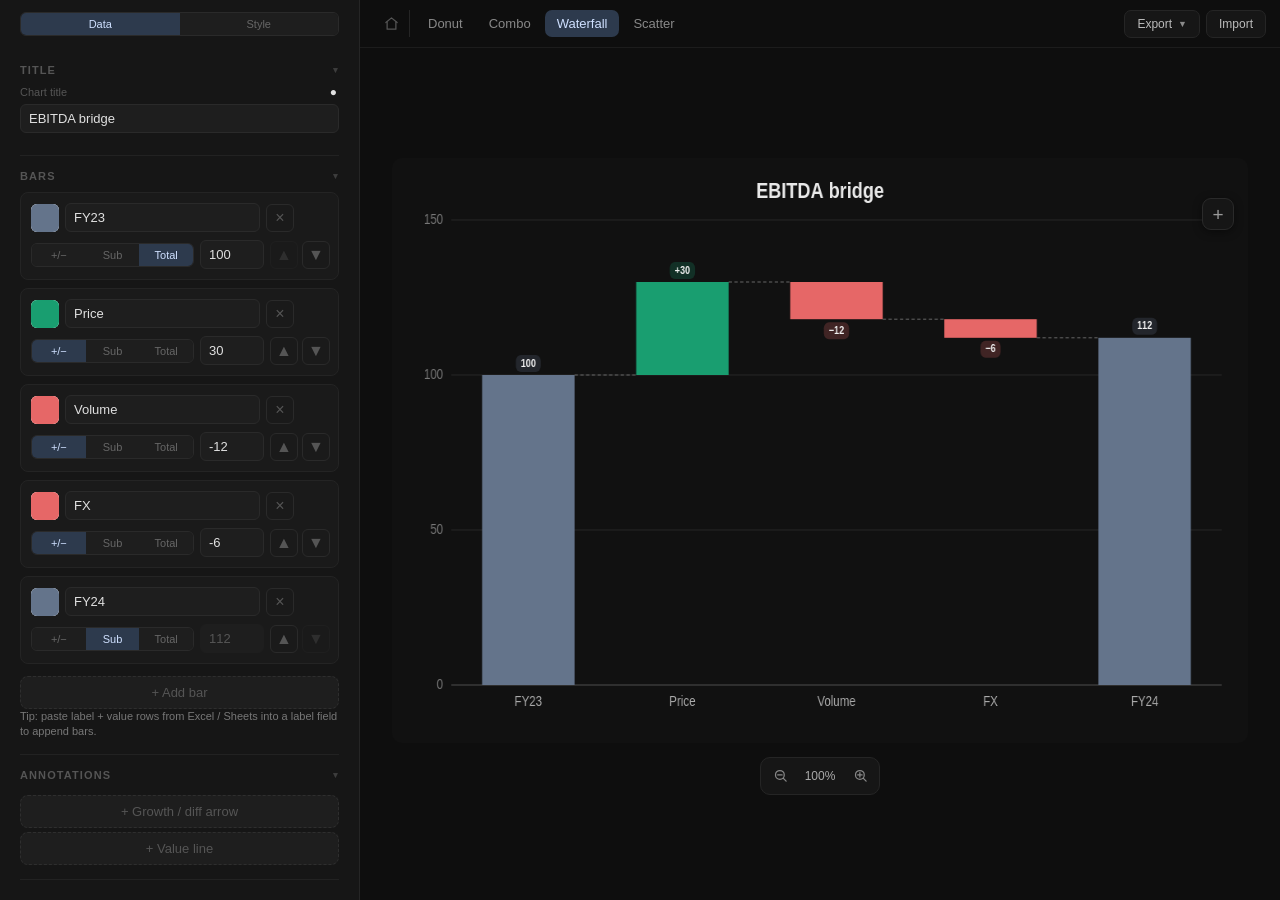
<file: waterfall.html>
<!DOCTYPE html>
<html lang="en">
<head>
<meta charset="UTF-8">
<meta name="viewport" content="width=device-width, initial-scale=1.0">
<title>Waterfall Builder</title>
<link rel="stylesheet" href="shared.css?v=3">
</head>
<body>

<div id="panel">
  <!-- Data holds what defines the numbers; Style holds everything cosmetic. -->
  <div id="panel-tabs" class="seg-toggle">
    <button data-tab="data" class="active">Data</button>
    <button data-tab="style">Style</button>
  </div>

  <div id="panel-inner">

    <div class="section" data-tab="data">
      <div class="panel-title">Title</div>
      <div class="field-row">
        <div class="field-label-row">
          <div class="field-label">Chart title</div>
          <button class="vis-toggle" id="toggleTitle" title="Show/hide">●</button>
        </div>
        <input type="text" id="chartTitle" placeholder="Chart title">
      </div>
    </div>

    <div class="section" data-tab="data">
      <div class="panel-title">Bars</div>
      <div id="bars-list"></div>
      <button id="add-bar" class="btn-add">+ Add bar</button>
      <div class="import-hint">Tip: paste label + value rows from Excel / Sheets
        into a label field to append bars.</div>
    </div>

    <div class="section" data-tab="style">
      <div class="panel-title">Colors</div>
      <div class="toggle-row">
        <span class="field-label">Increase</span>
        <div id="posColor"></div>
      </div>
      <div class="toggle-row">
        <span class="field-label">Decrease</span>
        <div id="negColor"></div>
      </div>
      <div class="toggle-row">
        <span class="field-label">Totals</span>
        <div id="totalColor"></div>
      </div>
    </div>

    <div class="section" data-tab="style">
      <div class="panel-title">Display</div>
      <div class="toggle-row">
        <span class="field-label">Connectors</span>
        <button class="vis-toggle" id="toggleConnectors" title="Show/hide">●</button>
      </div>
      <div class="toggle-row">
        <span class="field-label">Grid lines</span>
        <button class="vis-toggle" id="toggleGrid" title="Show/hide">●</button>
      </div>
      <div class="toggle-row">
        <span class="field-label">Axis break</span>
        <button class="vis-toggle" id="toggleAxisBreak" title="On/off">○</button>
      </div>
      <div class="field-stack" id="axisBreakInputs" hidden>
        <span class="field-label">Compress from / to</span>
        <div style="display: grid; grid-template-columns: 1fr 1fr; gap: 6px;">
          <input type="number" id="breakFrom" placeholder="from">
          <input type="number" id="breakTo" placeholder="to">
        </div>
        <div class="import-hint" id="breakHint"></div>
      </div>
      <div class="toggle-row">
        <span class="field-label">Value labels</span>
        <div class="labels-right">
          <input type="text" id="valuePrefix" class="label-affix" placeholder="pre" maxlength="4" title="Label prefix (e.g. $)">
          <input type="text" id="valueSuffix" class="label-affix" placeholder="suf" maxlength="4" title="Label suffix (e.g. %)">
          <button class="vis-toggle" id="toggleValues" title="Show/hide">●</button>
        </div>
      </div>
      <div class="field-stack">
        <span class="field-label">Aspect ratio</span>
        <div id="aspectCtl"></div>
      </div>
      <div id="display-sliders"></div>
    </div>

    <div class="section" data-tab="data">
      <div class="panel-title">Annotations</div>
      <div id="ann-list"></div>
      <button id="add-arrow" class="btn-add">+ Growth / diff arrow</button>
      <button id="add-line" class="btn-add">+ Value line</button>
    </div>

    <div class="section" data-tab="style">
      <div class="panel-title">Background</div>
      <div class="bg-row">
        <div class="bg-swatch" id="bgSwatch">
          <input type="color" id="bgColorPicker" value="#111111">
        </div>
        <input type="text" id="bgColorHex" value="#111111" placeholder="#111111">
      </div>
    </div>

  </div>

</div>

<div id="preview">
  <!-- Import / export live at the top of the chart: getting a chart out is the
       point of the tool, so the controls sit where you look first rather than in
       a corner of the settings panel. -->
  <div id="chart-toolbar">
    <nav class="chart-tabs"></nav>
    <div id="chart-actions">
      <button id="exportMenuBtn" class="toolbar-btn">Export <span class="caret">▼</span></button>
      <button id="toggleImport" class="toolbar-btn">Import</button>
      <div id="export-menu" hidden>
        <button class="menu-item" onclick="exportChart(true)">PNG</button>
        <button class="menu-item" onclick="exportChart(false)">PNG · transparent background</button>
        <button class="menu-item" onclick="exportJSON()">JSON · data + config</button>
        <div class="menu-note">Charts autosave in this browser only.
          Export JSON to keep one or move it elsewhere.</div>
      </div>
      <div id="import-panel" hidden>
        <textarea id="importText" class="import-textarea" spellcheck="false"
          placeholder='{
  "bars": [
    { "label": "FY23",   "type": "total", "value": 100 },
    { "label": "Price",  "type": "delta", "value": 30 },
    { "label": "Volume", "type": "delta", "value": -12 },
    { "label": "FY24",   "type": "subtotal" }
  ]
}'></textarea>
        <div class="import-hint">Accepts plain data ("type": "delta" | "subtotal" | "total";
          subtotal values are computed), or a full config from Export JSON.</div>
        <div id="importMsg" class="import-msg"></div>
        <div class="export-btns">
          <button class="btn-export primary" id="applyImport">Apply</button>
          <button class="btn-export" id="cancelImport">Cancel</button>
        </div>
      </div>
    </div>
  </div>
  <canvas id="canvas"></canvas>
</div>

<script src="shared.js?v=3"></script>
<script>
// ── State ──────────────────────────────────────────────────────────────────
let nextId = 1;

// type: 'delta' (floats on the running total) | 'subtotal' (computed) | 'total'
// (restarts the running total). color null = automatic by type/sign.
function mkBar(label, type, value) {
  return { id: nextId++, label, type, value, color: null };
}

const state = {
  title: 'EBITDA bridge',
  showTitle: true,
  bars: [],
  // Validated for the dark surface: pos/neg pass CVD checks (with the signed
  // labels as secondary encoding) and totals stay a readable neutral slate.
  colors: { pos: '#199e70', neg: '#e66767', total: '#64748b' },
  showConnectors: true,
  showValues: true,
  valuePrefix: '',
  valueSuffix: '',
  showGrid: true,
  aspect: '16:9',       // see shared ASPECTS
  bgColor: '#111111',
  barWidth: 0.6,        // fraction of a slot used by the bar
  axisFontSize: 14,     // px
  valueFontSize: 11,    // px
  annotations: [],      // CAGR/diff arrows + value lines, see sanitizeAnn()
  axisBreak: { enabled: false, from: null, to: null },
};

state.bars = [
  mkBar('FY23',   'total',    100),
  mkBar('Price',  'delta',     30),
  mkBar('Volume', 'delta',    -12),
  mkBar('FX',     'delta',     -6),
  mkBar('FY24',   'subtotal', null),
];

const BAR_TYPES = ['delta', 'subtotal', 'total'];

// ── Waterfall math ──────────────────────────────────────────────────────────
// Walk the bars with a running total. Each computed bar spans y0→y1 in value
// space: totals restart the running total at their value, deltas float on it
// (crossing zero just works), subtotals drop to the baseline at the current
// running total.
function computeBars() {
  let running = 0;
  return state.bars.map(bar => {
    const num = Number(bar.value);
    const val = bar.value !== null && bar.value !== '' && isFinite(num) ? num : 0;
    if (bar.type === 'total')    { running = val; return { bar, y0: 0, y1: val }; }
    if (bar.type === 'subtotal') return { bar, y0: 0, y1: running };
    const y0 = running;
    running += val;
    return { bar, y0, y1: running };
  });
}

// Effective bar color: per-bar override, else by type/sign.
function effColor(comp) {
  if (comp.bar.color) return comp.bar.color;
  if (comp.bar.type === 'delta') return comp.y1 - comp.y0 >= 0 ? state.colors.pos : state.colors.neg;
  return state.colors.total;
}

// Value label text: deltas signed (+30 / −12), totals and subtotals plain.
function labelText(comp) {
  const affix = n => (state.valuePrefix || '') + fmtNum(n) + (state.valueSuffix || '');
  if (comp.bar.type !== 'delta') return affix(comp.y1);
  const d = comp.y1 - comp.y0;
  return (d >= 0 ? '+' : '−') + affix(Math.abs(d));
}

// ── Canvas rendering ────────────────────────────────────────────────────────
let [CANVAS_W, CANVAS_H] = ASPECTS[state.aspect] || ASPECTS['16:9'];

const canvas = document.getElementById('canvas');
let ctx      = setupCanvas(canvas, CANVAS_W, CANVAS_H);

// Annotation pill rects from the last preview render (for drag hit-testing),
// the annotation drag in flight, and the last preview's plot metrics (so drag
// handlers can map pixels back to axis values outside render()).
let annHits = [];
let annDrag = null;
let plotMetrics = null;

// Bar rects from the last render (for click + drag hit-testing) and the bar the
// popover is editing. The value drag in flight pins the axis scale in render()
// so the bar tracks the cursor instead of chasing a re-niced axis.
let barHits = [];
let selectedBar = null;   // bar id, or null
let valueDrag = null;

// The bar under the cursor. Without a hover cue the click and drag targets give
// no sign they exist. { barId, grip } — `grip` is true on the value edge, where
// a press would start a drag.
let hoverMark = null;

// The floating "+" over the chart and its add-data popover. Declared here (not
// where they're built) so paint() can reposition without tripping the TDZ.
let addBtn = null;
let addPopover = null;
let positionAddBtn = () => {};

// Switch aspect ratio: resize the canvas backing store and repaint.
function setAspect(a) {
  if (!ASPECTS[a]) return;
  state.aspect = a;
  [CANVAS_W, CANVAS_H] = ASPECTS[a];
  ctx = setupCanvas(canvas, CANVAS_W, CANVAS_H);
  renderPreview();
}

function render(c, w, h, withBg) {
  c.clearRect(0, 0, w, h);
  if (withBg) { c.fillStyle = state.bgColor; c.fillRect(0, 0, w, h); }

  const comps = computeBars();
  if (!comps.length) return;

  // Signed nice scale over everything the bars span (zero always included).
  let lo = 0, hi = 0;
  comps.forEach(cp => { lo = Math.min(lo, cp.y0, cp.y1); hi = Math.max(hi, cp.y0, cp.y1); });
  // While a bar is being dragged the axis stays pinned to the scale it had when
  // the drag began — otherwise it re-nices as the value grows and the bar edge
  // slides back out from under the cursor.
  const scale = valueDrag ? valueDrag.scale : niceScale(lo, hi, 5);

  // Plot rectangle; the bottom strip grows with wrapped bar-label lines.
  let top = 28;
  if (state.showTitle && state.title) top += 34;
  const plotTop  = top;
  const plotLeft = 72;
  const plotRight = w - 32;
  const plotW = plotRight - plotLeft;
  if (plotW <= 0) return;

  const af = state.axisFontSize;
  const slotW = plotW / comps.length;
  const lineHeight = Math.round(af * 1.25);
  c.font = `500 ${af}px ${FF}`;
  const wrappedLabels = comps.map(cp => wrapLabel(c, String(cp.bar.label ?? ''), slotW - 8));
  const maxLines = Math.max(1, ...wrappedLabels.map(l => l.length));
  const bottomPad = Math.max(58, 12 + maxLines * lineHeight + 8);
  const plotBottom = h - bottomPad;
  const plotH = plotBottom - plotTop;
  if (plotH <= 0) return;

  // Value→pixel mapper; the optional axis break compresses [from, to] so the
  // rest of the axis regains resolution. Everything below maps through y().
  const ym = makeYMapper(scale.min, scale.max, plotTop, plotBottom, state.axisBreak);
  const y = ym.y;

  // Title
  if (state.showTitle && state.title) {
    c.font = `600 22px ${FF}`;
    c.fillStyle = '#e8e8e8';
    c.textAlign = 'center';
    c.textBaseline = 'alphabetic';
    c.fillText(state.title, w / 2, 40);
  }

  // Grid + Y axis tick labels (ticks inside the compressed band are skipped)
  c.font = `400 ${af}px ${FF}`;
  c.textBaseline = 'middle';
  scale.ticks.forEach(t => {
    if (ym.active && t > state.axisBreak.from && t < state.axisBreak.to) return;
    const ty = y(t);
    if (state.showGrid && t !== 0) {
      c.strokeStyle = '#262626';
      c.lineWidth = 1;
      c.beginPath(); c.moveTo(plotLeft, ty); c.lineTo(plotRight, ty); c.stroke();
    }
    c.fillStyle = '#777';
    c.textAlign = 'right';
    c.fillText(fmtNum(t), plotLeft - 10, ty);
  });

  // Zero baseline (emphasized — the bridge sits on it)
  const zeroY = y(0);
  c.strokeStyle = '#3a3a3a';
  c.lineWidth = 1.5;
  c.beginPath(); c.moveTo(plotLeft, zeroY); c.lineTo(plotRight, zeroY); c.stroke();

  // X labels below the plot (wrapped, centered per slot)
  c.font = `500 ${af}px ${FF}`;
  c.fillStyle = '#aaa';
  c.textAlign = 'center';
  c.textBaseline = 'top';
  comps.forEach((cp, i) => {
    const cx = plotLeft + slotW * (i + 0.5);
    wrappedLabels[i].forEach((line, li) => {
      c.fillText(line, cx, plotBottom + 10 + li * lineHeight);
    });
  });

  // Bars + connectors + value labels
  const barW = slotW * state.barWidth;
  const brokenBars = [];   // bar rects spanning the break band, for the markers
  if (c === ctx) barHits = [];
  comps.forEach((cp, i) => {
    const center = plotLeft + slotW * (i + 0.5);
    const x = center - barW / 2;
    const topPx = y(Math.max(cp.y0, cp.y1));
    const hPx = Math.max(Math.abs(y(cp.y0) - y(cp.y1)), 1);
    c.fillStyle = effColor(cp);
    c.fillRect(x, topPx, barW, hPx);

    // `edgeY` is the edge that encodes the value — the far end of the bar from
    // its baseline, which is the bottom edge on a downward delta. `base` is the
    // running total the bar starts from, fixed by everything before it.
    if (c === ctx) {
      barHits.push({ x, y: topPx, w: barW, h: hPx, barId: cp.bar.id,
                     type: cp.bar.type, edgeY: y(cp.y1), base: cp.y0 });
      // Hover cue and selection outline — preview only, never in exported PNGs.
      // The soft wash says "editable"; the bright cap on the value edge says
      // "press here and drag".
      if (hoverMark && hoverMark.barId === cp.bar.id) {
        c.fillStyle = 'rgba(255, 255, 255, 0.14)';
        c.fillRect(x, topPx, barW, hPx);
        if (hoverMark.grip) {
          c.fillStyle = 'rgba(255, 255, 255, 0.85)';
          c.fillRect(x, y(cp.y1) - 1.5, barW, 3);
        }
      }
      if (selectedBar === cp.bar.id) {
        c.strokeStyle = '#ffffff';
        c.lineWidth = 2;
        c.strokeRect(x - 1.5, topPx - 1.5, barW + 3, hPx + 3);
      }
    }
    if (ym.active && topPx < ym.bandTop && topPx + hPx > ym.bandBottom)
      brokenBars.push({ bx: x, bw: barW });

    // Dashed connector from this bar's running level to the next bar's edge.
    if (state.showConnectors && i < comps.length - 1) {
      const cy = y(cp.y1);
      c.strokeStyle = '#666';
      c.lineWidth = 1;
      c.setLineDash([4, 3]);
      c.beginPath();
      c.moveTo(x + barW, cy);
      c.lineTo(center + slotW - barW / 2, cy);
      c.stroke();
      c.setLineDash([]);
    }

    if (state.showValues) {
      const up = cp.y1 >= cp.y0;
      const pillH = state.valueFontSize + 6;
      // drawValueLabel places the pill's bottom edge at bottomY: above the top
      // edge for upward bars, under the bottom edge for downward ones — clamped
      // inside the plot either way.
      const bottomY = up
        ? Math.max(topPx - 3, plotTop + pillH)
        : Math.min(topPx + hPx + pillH + 3, plotBottom - 2);
      drawValueLabel(c, labelText(cp), center, bottomY, effColor(cp), state.valueFontSize);
    }
  });

  // Axis-break markers: punch a thin gap through each bar spanning the band
  // and draw slash marks there, plus a marker on the axis itself.
  if (ym.active) {
    const midY = (ym.bandTop + ym.bandBottom) / 2;
    const halfGap = 3;
    const slashes = (x0, x1) => {
      c.strokeStyle = '#888888';
      c.lineWidth = 1.5;
      for (const yy of [midY - halfGap, midY + halfGap]) {
        c.beginPath();
        c.moveTo(x0, yy + 3);
        c.lineTo(x1, yy - 3);
        c.stroke();
      }
    };
    const punch = (px, wdt) => {
      if (withBg) { c.fillStyle = state.bgColor; c.fillRect(px, midY - halfGap, wdt, halfGap * 2); }
      else c.clearRect(px, midY - halfGap, wdt, halfGap * 2);
    };
    brokenBars.forEach(({ bx, bw }) => {
      punch(bx - 1, bw + 2);
      slashes(bx - 3, bx + bw + 3);
    });
    punch(plotLeft - 8, 16);
    slashes(plotLeft - 6, plotLeft + 6);
  }

  // ── Annotations (CAGR/diff arrows + value lines) — drawn on top ────────────
  if (c === ctx) {
    annHits = [];
    plotMetrics = { plotTop, plotBottom, plotH, min: scale.min, max: scale.max,
                    step: scale.step, scale, ym };
  }
  const xForI = i => plotLeft + slotW * (i + 0.5);

  // Arrows anchor at a bar's top edge and measure its running level (y1):
  // totals/subtotals carry their value, deltas the running total after them.
  const arrowAnchor = i => {
    if (!Number.isFinite(i) || i < 0 || i >= comps.length) return null;
    const cp = comps[i];
    return { value: cp.y1, y: y(Math.max(cp.y0, cp.y1)) };
  };

  state.annotations.forEach(ann => {
    if (ann.type === 'line') {
      const v = Number(ann.value);
      if (!isFinite(v)) return;
      const ly = y(Math.min(Math.max(v, scale.min), scale.max));
      drawValueLine(c, plotLeft, plotRight, ly, { color: ann.color });
      const txt = [ann.label, ann.showValue ? fmtNum(v) : ''].filter(Boolean).join(' ');
      if (txt) {
        c.font = `600 ${state.valueFontSize}px ${FF}`;
        const pw = c.measureText(txt).width + 12;
        const ph = state.valueFontSize + 6;
        const cx = plotRight - pw / 2 - 6;
        const bottomY = Math.max(ly - 4, plotTop + ph);
        drawValueLabel(c, txt, cx, bottomY, ann.color, state.valueFontSize);
        if (c === ctx) annHits.push({ x: cx - pw / 2, y: bottomY - ph, w: pw, h: ph, annId: ann.id });
      } else if (c === ctx) {
        annHits.push({ x: plotRight - 46, y: ly - 8, w: 40, h: 16, annId: ann.id });
      }
    } else {
      const a = arrowAnchor(ann.fromIdx);
      const b = arrowAnchor(ann.toIdx);
      if (!a || !b || ann.fromIdx === ann.toIdx) return;
      const x1 = xForI(ann.fromIdx), x2 = xForI(ann.toIdx);
      const level = Math.max(Math.min(a.y, b.y) - (ann.yOffset ?? 28), plotTop + 10);

      // Dashed risers from each endpoint up to the arrow level.
      c.strokeStyle = ann.color;
      c.lineWidth = 1;
      c.setLineDash([3, 3]);
      c.beginPath(); c.moveTo(x1, a.y - 4); c.lineTo(x1, level); c.stroke();
      c.beginPath(); c.moveTo(x2, b.y - 4); c.lineTo(x2, level); c.stroke();
      c.setLineDash([]);
      drawArrow(c, x1, level, x2, level, { color: ann.color, width: 1.5, heads: 'end' });

      let txt = 'n/a';
      if (ann.metric === 'cagr') {
        const g = computeCAGR(a.value, b.value, Math.abs(ann.toIdx - ann.fromIdx));
        if (g != null) txt = (g >= 0 ? '+' : '−') + (Math.abs(g) * 100).toFixed(1) + '% p.a.';
      } else if (ann.metric === 'diff') {
        const d = b.value - a.value;
        txt = (d >= 0 ? '+' : '−') + fmtNum(Math.abs(d));
      } else if (a.value !== 0) {
        const p = (b.value - a.value) / Math.abs(a.value) * 100;
        txt = (p >= 0 ? '+' : '−') + Math.abs(p).toFixed(1) + '%';
      }
      const mx = (x1 + x2) / 2;
      drawValueLabel(c, txt, mx, level - 4, ann.color, state.valueFontSize);
      if (c === ctx) {
        c.font = `600 ${state.valueFontSize}px ${FF}`;
        const pw = c.measureText(txt).width + 12;
        const ph = state.valueFontSize + 6;
        annHits.push({ x: mx - pw / 2, y: level - 4 - ph, w: pw, h: ph, annId: ann.id });
      }
    }
  });
}

// Repaint only. Use this for anything that fires per mouse move — hover cues and
// in-flight drags — because renderPreview() also writes localStorage, and doing
// that on every pixel of a drag is both wasteful and needless.
function paint() {
  render(ctx, CANVAS_W, CANVAS_H, true);
  if (addBtn) positionAddBtn();
}

// Repaint and commit. Use this when a change is done: a keystroke, a click, the
// end of a drag.
function renderPreview() {
  paint();
  persist();
}

// ── Persistence ───────────────────────────────────────────────────────────────
const STORAGE_KEY = 'waterfall-builder-v1';

// Validate a raw annotation (from storage, import, or an add button) into a
// clean state annotation, or null if hopeless. Arrows reference bars by index
// (positional, stable across save/restore). Must run after state.bars is set.
function sanitizeAnn(a) {
  if (!a || (a.type !== 'arrow' && a.type !== 'line')) return null;
  if (a.type === 'arrow') {
    const maxIdx = Math.max(state.bars.length - 1, 0);
    const clampIdx = (v, dflt) => {
      const n = Number(v);
      return Number.isFinite(n) ? Math.min(Math.max(Math.round(n), 0), maxIdx) : dflt;
    };
    return {
      id: nextId++,
      type: 'arrow',
      metric: ['cagr', 'diff', 'pctdiff'].includes(a.metric) ? a.metric : 'diff',
      fromIdx: clampIdx(a.fromIdx, 0),
      toIdx: clampIdx(a.toIdx, maxIdx),
      yOffset: Number.isFinite(a.yOffset) ? Math.min(Math.max(a.yOffset, 8), 600) : 28,
      color: isHex6(a.color) ? a.color : '#f0f0f0',
    };
  }
  return {
    id: nextId++,
    type: 'line',
    value: Number.isFinite(Number(a.value)) ? Number(a.value) : 0,
    label: a.label != null ? String(a.label) : '',
    color: isHex6(a.color) ? a.color : '#E84545',
    showValue: a.showValue !== false,
  };
}

// Full, portable snapshot of the chart: data + visual configuration. Shared by
// localStorage persistence and JSON export so the two never drift. Bar ids are
// internal-only and omitted (import/restore reassign them).
function getConfig() {
  return {
    title: state.title,
    showTitle: state.showTitle,
    bars: state.bars.map(({ label, type, value, color }) =>
      ({ label, type, value, color: color || null })),
    colors: { ...state.colors },
    showConnectors: state.showConnectors,
    showValues: state.showValues,
    valuePrefix: state.valuePrefix,
    valueSuffix: state.valueSuffix,
    showGrid: state.showGrid,
    axisBreak: { ...state.axisBreak },
    aspect: state.aspect,
    bgColor: state.bgColor,
    barWidth: state.barWidth,
    axisFontSize: state.axisFontSize,
    valueFontSize: state.valueFontSize,
    annotations: state.annotations.map(a => a.type === 'arrow'
      ? { type: 'arrow', metric: a.metric, fromIdx: a.fromIdx, toIdx: a.toIdx,
          yOffset: a.yOffset, color: a.color }
      : { type: 'line', value: a.value, label: a.label, color: a.color, showValue: a.showValue }),
  };
}

function persist() {
  saveState(STORAGE_KEY, getConfig());
}

// Validate raw bar objects (from storage or import) into clean state bars.
function sanitizeBars(raw) {
  nextId = 1;
  return raw.map((b, i) => {
    const num = Number(b?.value);
    return {
      id: nextId++,
      label: b?.label != null ? String(b.label) : 'Bar ' + (i + 1),
      type: BAR_TYPES.includes(b?.type) ? b.type : 'delta',
      value: b?.value !== null && b?.value !== '' && isFinite(num) ? num : null,
      color: isHex6(b?.color) ? b.color : null,
    };
  });
}

function restore() {
  const data = loadState(STORAGE_KEY);
  if (!data || !Array.isArray(data.bars) || !data.bars.length) return false;

  state.bars      = sanitizeBars(data.bars);
  state.title     = data.title     ?? state.title;
  state.showTitle = data.showTitle ?? true;
  if (data.colors)
    for (const k of ['pos', 'neg', 'total'])
      if (isHex6(data.colors[k])) state.colors[k] = data.colors[k];
  state.showConnectors = data.showConnectors ?? true;
  state.showValues     = data.showValues     ?? true;
  state.valuePrefix    = data.valuePrefix    ?? '';
  state.valueSuffix    = data.valueSuffix    ?? '';
  state.showGrid       = data.showGrid       ?? true;
  // Migration: saves from before axis breaks lack the key — default disabled.
  state.axisBreak = {
    enabled: data.axisBreak?.enabled === true,
    from: Number.isFinite(data.axisBreak?.from) ? data.axisBreak.from : null,
    to:   Number.isFinite(data.axisBreak?.to)   ? data.axisBreak.to   : null,
  };
  state.aspect         = ASPECTS[data.aspect] ? data.aspect : '16:9';
  state.bgColor        = isHex6(data.bgColor) ? data.bgColor : state.bgColor;
  state.barWidth       = data.barWidth       ?? state.barWidth;
  state.axisFontSize   = data.axisFontSize   ?? state.axisFontSize;
  state.valueFontSize  = data.valueFontSize  ?? state.valueFontSize;
  // Migration: saves from before annotations simply lack the key.
  state.annotations = Array.isArray(data.annotations)
    ? data.annotations.map(sanitizeAnn).filter(Boolean)
    : [];
  return true;
}

// ── UI: Bar cards ─────────────────────────────────────────────────────────────

// Refresh computed subtotal fields and effective swatch colors in place — no
// DOM rebuild, so value-input focus is preserved while typing.
function refreshComputed() {
  computeBars().forEach(comp => {
    if (comp.bar.type === 'subtotal') {
      const inp = document.querySelector(`input.bar-value[data-bar-id="${comp.bar.id}"]`);
      if (inp) inp.value = Math.round(comp.y1 * 100) / 100;
    }
    const sw = document.querySelector(`.color-swatch[data-bar-id="${comp.bar.id}"]`);
    if (sw) sw.style.background = effColor(comp);
  });
}

// Append bars pasted as Excel/Sheets rows: label value — or just values.
function pasteBarsBlock(rows) {
  const added = [];
  rows.forEach(row => {
    const cells = row.filter(c => c !== '');
    if (!cells.length) return;
    let label, val;
    if (parseValue(cells[0]) === null) { label = cells[0]; val = parseValue(cells[1]); }
    else { label = 'Bar ' + (state.bars.length + added.length + 1); val = parseValue(cells[0]); }
    if (val !== null) added.push(mkBar(label, 'delta', val));
  });
  if (!added.length) return false;
  state.bars.push(...added);
  renderBars();
  renderPreview();
  return true;
}

function renderBars() {
  const list = document.getElementById('bars-list');
  list.innerHTML = '';
  const comps = computeBars();

  state.bars.forEach((bar, idx) => {
    const comp = comps[idx];
    const card = document.createElement('div');
    card.className = 'series-card';

    const top = document.createElement('div');
    top.className = 'series-card-top';
    top.style.gridTemplateColumns = '28px 1fr 28px 28px';

    const swatch = colorSwatch(effColor(comp), hex => {
      bar.color = hex;
      autoBtn.hidden = false;   // reset-to-auto becomes meaningful
      renderPreview();
    });
    swatch.dataset.barId = bar.id;

    const labelIn = document.createElement('input');
    labelIn.type = 'text';
    labelIn.value = bar.label;
    labelIn.placeholder = 'Label';
    labelIn.addEventListener('input', e => {
      bar.label = e.target.value;
      renderAnnotations();   // arrow pickers list bar labels
      renderPreview();
    });
    labelIn.addEventListener('paste', e => {
      const rows = parseTSVBlock(e.clipboardData && e.clipboardData.getData('text'));
      if (rows && pasteBarsBlock(rows)) e.preventDefault();
    });

    const autoBtn = document.createElement('button');
    autoBtn.className = 'btn-icon';
    autoBtn.textContent = '↺';
    autoBtn.title = 'Reset color to automatic (by type/sign)';
    autoBtn.hidden = !bar.color;   // only relevant once a color is overridden
    autoBtn.addEventListener('click', () => {
      bar.color = null;
      autoBtn.hidden = true;
      refreshComputed();
      renderPreview();
    });

    const del = document.createElement('button');
    del.className = 'btn-icon delete';
    del.innerHTML = '×';
    del.title = 'Remove';
    del.addEventListener('click', () => {
      if (state.bars.length <= 1) return;
      state.bars.splice(idx, 1);
      renderBars();
      renderPreview();
    });

    top.append(swatch, labelIn, autoBtn, del);

    const controls = document.createElement('div');
    controls.className = 'bar-card-controls';

    const typeToggle = makeSegToggle(
      [{ label: '+/−', value: 'delta' },
       { label: 'Sub', value: 'subtotal' },
       { label: 'Total', value: 'total' }],
      bar.type, false,
      v => {
        bar.type = v;
        if (v === 'subtotal') bar.value = null;   // computed from the running total
        renderBars();
        renderPreview();
      }
    );

    const valIn = document.createElement('input');
    valIn.type = 'number';
    valIn.className = 'bar-value';
    valIn.dataset.barId = bar.id;
    if (bar.type === 'subtotal') {
      valIn.value = Math.round(comp.y1 * 100) / 100;
      valIn.readOnly = true;
      valIn.classList.add('pct-auto');
      valIn.title = 'Running total (computed)';
    } else {
      valIn.value = bar.value ?? '';
      valIn.placeholder = 'Value';
      valIn.addEventListener('input', e => {
        const v = e.target.value === '' ? null : parseFloat(e.target.value);
        bar.value = v;
        syncValueEditors(bar.id, v);   // mirror into the popover if it's open
        refreshComputed();
        renderPreview();
      });
    }

    const moveBtn = (txt, delta) => {
      const b = document.createElement('button');
      b.className = 'btn-icon';
      b.textContent = txt;
      b.title = delta < 0 ? 'Move up' : 'Move down';
      const j = idx + delta;
      b.disabled = j < 0 || j >= state.bars.length;
      b.addEventListener('click', () => {
        [state.bars[idx], state.bars[j]] = [state.bars[j], state.bars[idx]];
        renderBars();
        renderPreview();
      });
      return b;
    };

    controls.append(typeToggle, valIn, moveBtn('▲', -1), moveBtn('▼', 1));
    card.append(top, controls);
    list.appendChild(card);
  });

  highlightLinkedCard();   // the rebuild dropped the previous highlight

  // The annotation cards embed bar pickers — rebuild them whenever the bar
  // list changes shape or order.
  renderAnnotations();
}

// Shared by the panel button and the chart's + popover so the two can't drift.
function addBar(label, type, value) {
  const bar = mkBar(label || 'New bar', type || 'delta',
                    type === 'subtotal' ? null : (value ?? 10));
  state.bars.push(bar);
  renderBars();
  renderAnnotations();   // the arrow pickers list bar labels
  renderPreview();
  return bar;
}

document.getElementById('add-bar').addEventListener('click', () => addBar());

// ── UI: Annotation cards ──────────────────────────────────────────────────────
// Refresh line-value inputs in place during canvas drags (no rebuild, so an
// input being edited keeps focus).
function refreshAnnInputs() {
  state.annotations.forEach(a => {
    if (a.type !== 'line') return;
    const inp = document.querySelector(`input.ann-value[data-ann-id="${a.id}"]`);
    if (inp && document.activeElement !== inp) inp.value = a.value;
  });
}

function renderAnnotations() {
  const list = document.getElementById('ann-list');
  if (!list) return;
  list.innerHTML = '';

  state.annotations.forEach((ann, idx) => {
    const card = document.createElement('div');
    card.className = 'series-card';
    const top = document.createElement('div');
    top.className = 'series-card-top';

    const swatch = colorSwatch(ann.color, hex => { ann.color = hex; renderPreview(); });

    const del = document.createElement('button');
    del.className = 'btn-icon delete';
    del.innerHTML = '×';
    del.title = 'Remove';
    del.addEventListener('click', () => {
      state.annotations.splice(idx, 1);
      renderAnnotations();
      renderPreview();
    });

    if (ann.type === 'arrow') {
      const metric = makeSegToggle(
        [{ label: 'CAGR', value: 'cagr' },
         { label: 'Δ', value: 'diff' },
         { label: '%Δ', value: 'pctdiff' }],
        ann.metric, false,
        v => { ann.metric = v; renderAnnotations(); renderPreview(); });
      top.append(swatch, metric, del);

      const row = document.createElement('div');
      row.style.display = 'grid';
      row.style.gridTemplateColumns = '1fr 1fr';
      row.style.gap = '6px';

      const barSel = (val, title, onCh) => {
        const sel = document.createElement('select');
        sel.title = title;
        state.bars.forEach((bar, i) => {
          const o = document.createElement('option');
          o.value = i;
          o.textContent = bar.label || ('#' + (i + 1));
          if (i === val) o.selected = true;
          sel.appendChild(o);
        });
        sel.addEventListener('change', e => { onCh(parseInt(e.target.value, 10)); renderPreview(); });
        return sel;
      };

      row.append(barSel(ann.fromIdx, 'From bar', v => { ann.fromIdx = v; }),
                 barSel(ann.toIdx, 'To bar', v => { ann.toIdx = v; }));
      card.append(top, row);
    } else {
      top.style.gridTemplateColumns = '28px 64px 1fr 28px';

      const valIn = document.createElement('input');
      valIn.type = 'number';
      valIn.className = 'ann-value';
      valIn.dataset.annId = ann.id;
      valIn.value = ann.value;
      valIn.title = 'Line value (drag the pill on the chart too)';
      valIn.addEventListener('input', e => {
        ann.value = e.target.value === '' ? 0 : parseFloat(e.target.value);
        renderPreview();
      });

      const labIn = document.createElement('input');
      labIn.type = 'text';
      labIn.value = ann.label;
      labIn.placeholder = 'Label';
      labIn.addEventListener('input', e => { ann.label = e.target.value; renderPreview(); });

      top.append(swatch, valIn, labIn, del);

      const row = document.createElement('div');
      row.className = 'toggle-row';
      const lbl = document.createElement('span');
      lbl.className = 'field-label';
      lbl.textContent = 'Show value';
      row.append(lbl, visToggle(ann.showValue, on => { ann.showValue = on; renderPreview(); }));
      card.append(top, row);
    }
    list.appendChild(card);
  });
}

document.getElementById('add-arrow').addEventListener('click', () => {
  state.annotations.push(sanitizeAnn({ type: 'arrow', fromIdx: 0, toIdx: state.bars.length - 1 }));
  renderAnnotations();
  renderPreview();
});

document.getElementById('add-line').addEventListener('click', () => {
  const v = plotMetrics ? Math.round(plotMetrics.max * 0.8) : 80;
  state.annotations.push(sanitizeAnn({ type: 'line', value: v, label: 'Target' }));
  renderAnnotations();
  renderPreview();
});

// ── Annotation dragging ───────────────────────────────────────────────────────
function annHitAt(e) {
  const rect = canvas.getBoundingClientRect();
  if (!rect.width || !rect.height) return null;
  const x = (e.clientX - rect.left) * (CANVAS_W / rect.width);
  const y = (e.clientY - rect.top)  * (CANVAS_H / rect.height);
  return annHits.find(a => x >= a.x && x <= a.x + a.w && y >= a.y && y <= a.y + a.h) || null;
}

canvas.addEventListener('mousedown', e => {
  const hit = annHitAt(e);
  if (!hit) return;
  const ann = state.annotations.find(a => a.id === hit.annId);
  if (!ann) return;
  e.preventDefault();
  const rect = canvas.getBoundingClientRect();
  annDrag = {
    ann,
    startY: (e.clientY - rect.top) * (CANVAS_H / rect.height),
    orig: ann.type === 'arrow' ? (ann.yOffset ?? 28) : (Number(ann.value) || 0),
  };
});

window.addEventListener('mousemove', e => {
  if (!annDrag || !plotMetrics) return;
  const rect = canvas.getBoundingClientRect();
  if (!rect.height) return;
  const dy = (e.clientY - rect.top) * (CANVAS_H / rect.height) - annDrag.startY;
  const { ann } = annDrag;
  if (ann.type === 'arrow') {
    ann.yOffset = Math.min(Math.max(annDrag.orig - dy, 8), 600);
  } else {
    // Map through the (possibly broken) axis: pixel of the original value,
    // shifted by the drag, back to a value.
    const raw = plotMetrics.ym.yInv(plotMetrics.ym.y(annDrag.orig) + dy);
    const step = plotMetrics.step / 10 || 1;
    ann.value = Math.round(Math.min(Math.max(raw, plotMetrics.min), plotMetrics.max) / step) * step;
    ann.value = Math.round(ann.value * 100) / 100;
    refreshAnnInputs();
  }
  paint();   // mid-drag: the commit happens once, on mouseup
});

// ── Mark popover + direct manipulation ────────────────────────────────────────
// Click a bar to edit that one number (and its color); drag the edge that
// carries the value to adjust it continuously. Subtotals are computed from the
// running total, so they're read-only on the canvas exactly as in the sidebar.
const preview = document.getElementById('preview');
const barPopover = document.createElement('div');
barPopover.className = 'bar-popover';
barPopover.hidden = true;
preview.appendChild(barPopover);

let popoverField = null;   // the open popover's value field, for live drag sync
let suppressClick = false; // a drag that moved must not also open the popover

function barHitAt(e) {
  const p = canvasPoint(canvas, e, CANVAS_W, CANVAS_H);
  if (!p) return null;
  return barHits.find(b => p.x >= b.x && p.x <= b.x + b.w &&
                           p.y >= b.y && p.y <= b.y + b.h) || null;
}

// The grip is the value-carrying edge of an editable bar.
function valueGripAt(e) {
  const p = canvasPoint(canvas, e, CANVAS_W, CANVAS_H);
  if (!p) return null;
  return barHits.find(b => b.type !== 'subtotal' &&
                           p.x >= b.x - 1 && p.x <= b.x + b.w + 1 &&
                           Math.abs(p.y - b.edgeY) <= 7) || null;
}

// Write a value into the sidebar card without rebuilding it (a rebuild would
// steal focus from whichever field is being typed into) and into the popover.
function syncValueEditors(barId, value) {
  const inp = document.querySelector(`input.bar-value[data-bar-id="${barId}"]`);
  if (inp && !inp.readOnly && document.activeElement !== inp)
    inp.value = (value === null || value === undefined) ? '' : value;
  if (popoverField && selectedBar === barId) popoverField.setValue(value);
}

function highlightLinkedCard() {
  document.querySelectorAll('#bars-list input.linked-active')
    .forEach(el => el.classList.remove('linked-active'));
  if (selectedBar === null) return;
  const inp = document.querySelector(`input.bar-value[data-bar-id="${selectedBar}"]`);
  if (!inp) return;
  inp.classList.add('linked-active');
  inp.scrollIntoView({ block: 'nearest' });
}

function closeBarPopover() {
  if (barPopover.hidden) return;
  barPopover.hidden = true;
  selectedBar = null;
  popoverField = null;
  highlightLinkedCard();
  renderPreview();
}

function openBarPopover(hit, clientX, clientY) {
  const bar = state.bars.find(b => b.id === hit.barId);
  if (!bar) return;
  selectedBar = bar.id;

  barPopover.innerHTML = '';
  const title = document.createElement('div');
  title.className = 'bar-popover-title';
  title.textContent = bar.label || 'Bar';

  // Subtotals are the running total at that point — computed, not entered.
  const comp  = computeBars().find(cp => cp.bar.id === bar.id);
  const isSub = bar.type === 'subtotal';
  const field = valueField(isSub ? 'Total' : 'Value',
    isSub ? Math.round(comp.y1 * 100) / 100 : bar.value,
    v => {
      bar.value = v;
      syncValueEditors(bar.id, v);
      refreshComputed();
      renderPreview();
    }, { step: 'any' });
  if (isSub) {
    field.input.disabled = true;
    field.input.title = 'Running total (computed)';
  }
  popoverField = field;

  const row = document.createElement('div');
  row.className = 'bar-popover-row';
  row.appendChild(colorSwatch(effColor(comp), hex => {
    bar.color = hex;
    renderBars();
    renderPreview();
  }));
  const reset = document.createElement('button');
  reset.className = 'btn-export';
  reset.textContent = 'Auto';
  reset.title = 'Back to the automatic color (by type/sign)';
  reset.addEventListener('click', () => {
    bar.color = null;
    renderBars();
    renderPreview();
    closeBarPopover();
  });
  row.appendChild(reset);

  // Structural edit, so removing a step doesn't mean leaving the chart.
  const actions = document.createElement('div');
  actions.className = 'bar-popover-row';
  const removeBar = document.createElement('button');
  removeBar.className = 'btn-export danger';
  removeBar.textContent = 'Remove ' + (bar.label || 'bar');
  removeBar.title = 'Remove this step from the bridge';
  removeBar.disabled = state.bars.length <= 1;   // mirrors the sidebar's guard
  removeBar.addEventListener('click', () => {
    if (state.bars.length <= 1) return;
    const idx = state.bars.indexOf(bar);
    if (idx < 0) return;
    state.bars.splice(idx, 1);
    closeBarPopover();
    renderBars();
    renderPreview();
  });
  actions.appendChild(removeBar);

  const hint = document.createElement('div');
  hint.className = 'popover-hint';
  hint.textContent = isSub
    ? 'Computed from the bars before it'
    : 'Drag the bar’s value edge to adjust · ↑↓ to nudge';

  barPopover.append(title, field, row, actions, hint);
  barPopover.hidden = false;
  highlightLinkedCard();

  // Position next to the click, clamped inside the preview pane.
  const pr = preview.getBoundingClientRect();
  const px = Math.max(8, Math.min(clientX - pr.left + 12, preview.clientWidth  - barPopover.offsetWidth  - 8));
  const py = Math.max(8, Math.min(clientY - pr.top  + 12, preview.clientHeight - barPopover.offsetHeight - 8));
  barPopover.style.left = px + 'px';
  barPopover.style.top  = py + 'px';

  renderPreview();   // repaint with the selection outline
}

// Pixel under the cursor → the bar's value. A delta floats on the running total
// it starts from, so its value is the distance from that base.
function applyValueDrag(pos) {
  const bar = state.bars.find(b => b.id === valueDrag.barId);
  if (!bar || !plotMetrics) return;
  const level = Math.min(Math.max(plotMetrics.ym.yInv(pos.y), plotMetrics.min), plotMetrics.max);
  const next = snapToStep(bar.type === 'delta' ? level - valueDrag.base : level,
                          plotMetrics.step);
  bar.value = next;
  syncValueEditors(bar.id, next);
  refreshComputed();
  paint();   // mid-drag: the commit happens once, on mouseup
}

canvas.addEventListener('mousedown', e => {
  if (annHitAt(e)) return;   // an annotation pill under the cursor wins the press
  const grip = valueGripAt(e);
  if (!grip || !plotMetrics) return;
  e.preventDefault();
  valueDrag = {
    barId: grip.barId, base: grip.base,
    scale: plotMetrics.scale,   // pin the axis for the duration of the drag
    startY: canvasPoint(canvas, e, CANVAS_W, CANVAS_H).y,
    moved: false,
  };
});

window.addEventListener('mousemove', e => {
  if (!valueDrag) return;
  const pos = canvasPoint(canvas, e, CANVAS_W, CANVAS_H);
  if (!pos) return;
  if (!valueDrag.moved && Math.abs(pos.y - valueDrag.startY) < 3) return;   // still a click
  valueDrag.moved = true;
  applyValueDrag(pos);
});

// Both drags paint as they go and commit here, once, when the mouse is released.
window.addEventListener('mouseup', () => {
  const wasAnnDrag = annDrag !== null;
  annDrag = null;
  if (valueDrag) {
    suppressClick = valueDrag.moved;
    valueDrag = null;
    renderPreview();   // repaint with the axis scale released, then commit
  } else if (wasAnnDrag) {
    persist();
  }
});

canvas.addEventListener('click', e => {
  if (suppressClick) { suppressClick = false; return; }
  if (annHitAt(e)) return;
  const hit = barHitAt(e);
  if (hit) openBarPopover(hit, e.clientX, e.clientY);
  else closeBarPopover();
});

// Dismiss on any press outside the popover. Presses on the canvas are left to
// the click handler above (hit → move popover, miss → close).
document.addEventListener('pointerdown', e => {
  if (barPopover.hidden || barPopover.contains(e.target) || e.target === canvas) return;
  closeBarPopover();
});
document.addEventListener('keydown', e => {
  if (e.key === 'Escape') closeBarPopover();
});

// Two marks are the same when they point at the same bar in the same state, so
// a repaint only happens when the cue would actually change.
function setHover(mark) {
  const a = hoverMark, b = mark;
  if (a === b || (a && b && a.barId === b.barId && a.grip === b.grip)) return;
  hoverMark = mark;
  paint();   // never renderPreview: this fires on every mouse move
}

canvas.addEventListener('mousemove', e => {
  if (annDrag || valueDrag) return;
  // Resolve what's under the cursor once, then use it for both the hover cue
  // and the cursor.
  const ann  = annHitAt(e);
  const grip = ann ? null : valueGripAt(e);
  const bar  = ann ? null : barHitAt(e);

  setHover(ann ? null
    : bar  ? { barId: bar.barId, grip: !!grip }
    : grip ? { barId: grip.barId, grip: true }
    : null);

  const zoomed = /scale\(([\d.]+)\)/.exec(canvas.style.transform || '');
  canvas.style.cursor = ann ? 'ns-resize'
    : grip ? 'ns-resize'
    : bar ? 'pointer'
    : (zoomed && parseFloat(zoomed[1]) > 1 ? 'grab' : '');
});

canvas.addEventListener('mouseleave', () => setHover(null));

// ── Add-data popover ──────────────────────────────────────────────────────────
// The button, positioning and dismissal live in shared.js; this supplies only
// the form. One dropdown covers both jobs: pick an existing step to edit it, or
// "+ New step" to append one. A subtotal has no value of its own — it reports
// the running total — so its value field is disabled either way.
const NEW_BAR = -1;
const addDraft = { idx: NEW_BAR, label: '', type: 'delta', value: 10 };

function buildAddForm(popover, { close, field, rebuild }) {
  const d = addDraft;
  if (d.idx !== NEW_BAR && d.idx >= state.bars.length) d.idx = NEW_BAR;
  const isNew = d.idx === NEW_BAR;
  const target = isNew ? null : state.bars[d.idx];

  const title = document.createElement('div');
  title.className = 'bar-popover-title';
  title.textContent = 'Add to chart';

  const body = document.createElement('div');
  body.className = 'add-body';

  const barSel = document.createElement('select');
  state.bars.forEach((b, i) => {
    const o = document.createElement('option');
    o.value = i;
    o.textContent = b.label || '—';
    barSel.appendChild(o);
  });
  const newOpt = document.createElement('option');
  newOpt.value = NEW_BAR;
  newOpt.textContent = '+ New step…';
  barSel.appendChild(newOpt);
  barSel.value = d.idx;
  barSel.addEventListener('change', () => {
    d.idx = Number(barSel.value);
    // Adopt the chosen step's own values, so the form edits what you picked.
    const b = d.idx === NEW_BAR ? null : state.bars[d.idx];
    d.label = b ? b.label : '';
    d.type  = b ? b.type : 'delta';
    d.value = b ? b.value : 10;
    rebuild();
  });
  body.appendChild(field('Step', barSel));

  const labelIn = document.createElement('input');
  labelIn.type = 'text';
  labelIn.value = isNew ? d.label : (target.label ?? '');
  labelIn.placeholder = 'New bar';
  labelIn.addEventListener('input', () => { d.label = labelIn.value; });
  body.appendChild(field('Label', labelIn));

  const type = isNew ? d.type : target.type;
  body.appendChild(field('Type', makeSegToggle(
    [{ label: '+/−', value: 'delta' },
     { label: 'Sub', value: 'subtotal' },
     { label: 'Total', value: 'total' }],
    type, false, v => { d.type = v; rebuild(); })));

  const valIn = document.createElement('input');
  valIn.type = 'number';
  valIn.placeholder = '—';
  if (type === 'subtotal') {
    const comp = target ? computeBars().find(cp => cp.bar.id === target.id) : null;
    valIn.value = comp ? Math.round(comp.y1 * 100) / 100 : '';
    valIn.disabled = true;
    valIn.title = 'Running total (computed)';
  } else {
    const cur = isNew ? d.value : target.value;
    valIn.value = (cur === null || cur === undefined) ? '' : cur;
    valIn.addEventListener('input', () => {
      const raw = valIn.value.trim();
      d.value = raw === '' ? null : parseFloat(raw);
    });
  }
  body.appendChild(field('Value', valIn));

  const commit = document.createElement('button');
  commit.className = 'btn-export primary';
  commit.textContent = isNew ? 'Add' : 'Save';
  commit.addEventListener('click', () => {
    if (isNew) {
      addBar(d.label.trim(), d.type, d.value);
      d.label = '';
    } else {
      target.label = d.label.trim() || target.label;
      target.type  = d.type;
      target.value = d.type === 'subtotal' ? null : d.value;
      renderBars();
      renderAnnotations();
      renderPreview();
    }
    close();
  });

  const cancel = document.createElement('button');
  cancel.className = 'btn-export';
  cancel.textContent = 'Cancel';
  cancel.addEventListener('click', close);

  const buttons = document.createElement('div');
  buttons.className = 'export-btns';
  buttons.append(cancel, commit);
  popover.append(title, body, buttons);
}

const chartAdd = initChartAdd({ preview, canvas, buildForm: buildAddForm });
addBtn = chartAdd.button;
addPopover = chartAdd.popover;
positionAddBtn = chartAdd.reposition;

// ── Role colors ───────────────────────────────────────────────────────────────
function buildRoleColors() {
  const spots = [['posColor', 'pos'], ['negColor', 'neg'], ['totalColor', 'total']];
  for (const [elId, key] of spots) {
    const host = document.getElementById(elId);
    host.innerHTML = '';
    host.appendChild(colorSwatch(state.colors[key], hex => {
      state.colors[key] = hex;
      refreshComputed();   // card swatches show effective colors
      renderPreview();
    }));
  }
}

// ── Toggles / inputs ──────────────────────────────────────────────────────────
const bindToggle = (id, key) => bindStateToggle(id, state, key, renderPreview);
bindToggle('toggleTitle',      'showTitle');
bindToggle('toggleConnectors', 'showConnectors');
bindToggle('toggleGrid',       'showGrid');
bindToggle('toggleValues',     'showValues');

document.getElementById('chartTitle').addEventListener('input', e => {
  state.title = e.target.value;
  renderPreview();
});
document.getElementById('valuePrefix').addEventListener('input', e => {
  state.valuePrefix = e.target.value;
  renderPreview();
});
document.getElementById('valueSuffix').addEventListener('input', e => {
  state.valueSuffix = e.target.value;
  renderPreview();
});

// ── Axis break controls ───────────────────────────────────────────────────────
function updateBreakHint() {
  const el = document.getElementById('breakHint');
  const b = state.axisBreak;
  if (!b.enabled) { el.textContent = ''; return; }
  const lo = plotMetrics ? plotMetrics.min : null;
  const hi = plotMetrics ? plotMetrics.max : null;
  const ok = Number.isFinite(b.from) && Number.isFinite(b.to) && b.from < b.to &&
             (lo === null || (b.from > lo && b.to < hi));
  el.textContent = ok ? '' :
    'Need axis min < from < to < axis max' +
    (lo !== null ? ' (' + fmtNum(lo) + ' … ' + fmtNum(hi) + ')' : '') + ' — break inactive.';
}

document.getElementById('toggleAxisBreak').addEventListener('click', () => {
  state.axisBreak.enabled = !state.axisBreak.enabled;
  syncToggleBtn('toggleAxisBreak', state.axisBreak.enabled);
  document.getElementById('axisBreakInputs').hidden = !state.axisBreak.enabled;
  renderPreview();
  updateBreakHint();
});
document.getElementById('breakFrom').addEventListener('input', e => {
  state.axisBreak.from = e.target.value === '' ? null : parseFloat(e.target.value);
  renderPreview();
  updateBreakHint();
});
document.getElementById('breakTo').addEventListener('input', e => {
  state.axisBreak.to = e.target.value === '' ? null : parseFloat(e.target.value);
  renderPreview();
  updateBreakHint();
});

// Aspect-ratio selector — resizes the canvas to the chosen ratio.
function buildAspect() {
  const host = document.getElementById('aspectCtl');
  host.innerHTML = '';
  host.appendChild(makeSegToggle(
    Object.keys(ASPECTS).map(r => ({ label: r, value: r })),
    state.aspect, false,
    v => { setAspect(v); buildAspect(); },
  ));
}

// ── Display sliders ───────────────────────────────────────────────────────────
function buildSliders() {
  const host = document.getElementById('display-sliders');
  host.innerHTML = '';
  host.append(
    sliderRow('Bar width', {
      min: 0.2, max: 0.9, step: 0.05, value: state.barWidth,
      fmt: v => Math.round(v * 100) + '%',
      onInput: v => { state.barWidth = v; renderPreview(); },
    }),
    sliderRow('Axis text size', {
      min: 8, max: 28, step: 1, value: state.axisFontSize,
      fmt: v => v, onInput: v => { state.axisFontSize = v; renderPreview(); },
    }),
    sliderRow('Value text size', {
      min: 8, max: 24, step: 1, value: state.valueFontSize,
      fmt: v => v, onInput: v => { state.valueFontSize = v; renderPreview(); },
    }),
  );
}

// ── Background ────────────────────────────────────────────────────────────────
const applyBgColor = bindBgControl(state, renderPreview);

// ── Export ────────────────────────────────────────────────────────────────────
function exportChart(withBg) {
  exportPNG({
    render, w: CANVAS_W, h: CANVAS_H, withBg,
    filename: withBg ? 'waterfall.png' : 'waterfall-transparent.png',
  });
}

function exportJSON() {
  downloadText('waterfall.json', JSON.stringify(getConfig(), null, 2));
}

// ── Import (paste JSON) ───────────────────────────────────────────────────────
// Accepts a minimal data shape ({ "bars": [{ label, type, value }] }) or a full
// config as produced by Export JSON. Subtotal values are always recomputed.
function applyImportData(data) {
  const rawBars = Array.isArray(data?.bars) ? data.bars : null;
  if (!rawBars || !rawBars.length)
    return { ok: false, msg: 'Need a non-empty "bars" array.' };
  if (!rawBars.every(b => b && b.label != null))
    return { ok: false, msg: 'Each bar needs a "label".' };

  state.bars = sanitizeBars(rawBars);

  // Optional visual configuration — applied only when present and valid.
  const clamp = (n, lo, hi) => Math.max(lo, Math.min(hi, n));
  if (data.title != null)                   state.title     = String(data.title);
  if (typeof data.showTitle === 'boolean')  state.showTitle = data.showTitle;
  if (data.colors)
    for (const k of ['pos', 'neg', 'total'])
      if (isHex6(data.colors[k])) state.colors[k] = data.colors[k];
  for (const key of ['showConnectors', 'showValues', 'showGrid'])
    if (typeof data[key] === 'boolean') state[key] = data[key];
  state.axisBreak = {
    enabled: data.axisBreak?.enabled === true,
    from: Number.isFinite(data.axisBreak?.from) ? data.axisBreak.from : null,
    to:   Number.isFinite(data.axisBreak?.to)   ? data.axisBreak.to   : null,
  };
  if (data.valuePrefix != null) state.valuePrefix = String(data.valuePrefix);
  if (data.valueSuffix != null) state.valueSuffix = String(data.valueSuffix);
  if (ASPECTS[data.aspect]) state.aspect = data.aspect;
  if (isHex6(data.bgColor)) state.bgColor = data.bgColor;
  if (Number.isFinite(data.barWidth))      state.barWidth      = clamp(data.barWidth, 0.2, 0.9);
  if (Number.isFinite(data.axisFontSize))  state.axisFontSize  = clamp(data.axisFontSize, 8, 28);
  if (Number.isFinite(data.valueFontSize)) state.valueFontSize = clamp(data.valueFontSize, 8, 24);
  state.annotations = Array.isArray(data.annotations)
    ? data.annotations.map(sanitizeAnn).filter(Boolean)
    : [];

  renderBars();
  syncControls();
  setAspect(state.aspect);   // resize canvas to imported ratio, then repaint
  return { ok: true, msg: 'Imported ' + state.bars.length + ' bars.' };
}

initImportPanel(applyImportData);

// Push the current state into every panel control (inputs, toggles, sliders,
// selectors, background). Shared by import and initial load so they can't drift.
function syncControls() {
  document.getElementById('chartTitle').value  = state.title;
  document.getElementById('valuePrefix').value = state.valuePrefix;
  document.getElementById('valueSuffix').value = state.valueSuffix;
  syncToggleBtn('toggleTitle',      state.showTitle);
  syncToggleBtn('toggleConnectors', state.showConnectors);
  syncToggleBtn('toggleGrid',       state.showGrid);
  syncToggleBtn('toggleValues',     state.showValues);
  syncToggleBtn('toggleAxisBreak',  state.axisBreak.enabled);
  document.getElementById('axisBreakInputs').hidden = !state.axisBreak.enabled;
  document.getElementById('breakFrom').value = state.axisBreak.from ?? '';
  document.getElementById('breakTo').value = state.axisBreak.to ?? '';
  updateBreakHint();
  applyBgColor(state.bgColor);
  buildRoleColors();
  buildSliders();
  buildAspect();
}

// ── Init ──────────────────────────────────────────────────────────────────────
initPanelTabs(STORAGE_KEY);
initPanelSections(STORAGE_KEY, ['Background']);
restore();
renderBars();
syncControls();
setAspect(state.aspect);   // size the canvas to the restored ratio and paint
</script>
</body>
</html>
</file>
<file: shared.css>
/* ── Shared dark UI for all chart builders ─────────────────────────────────── */
*, *::before, *::after { box-sizing: border-box; margin: 0; padding: 0; }

/* The `hidden` attribute only gets `display: none` from the UA stylesheet, and
   any author `display:` rule outranks it — so every panel/popover we toggle via
   `el.hidden` (.bar-popover, #import-panel, .field-stack, …) stayed visible.
   !important restores `hidden` as the authority it's meant to be. */
[hidden] { display: none !important; }

/* Exactly the viewport, never more: the panel scrolls inside itself and the
   chart pane stays put. With min-height the body grew past the screen whenever
   the panel got tall, the whole document scrolled, and #preview centered its
   chart against a box taller than the viewport — so the chart sat below the
   fold and drifted as you scrolled. */
body {
  background: #0e0e0e;
  color: #e0e0e0;
  font-family: -apple-system, BlinkMacSystemFont, 'Segoe UI', sans-serif;
  font-size: 13px;
  height: 100vh;
  height: 100dvh;   /* mobile: discount the collapsing browser chrome */
  overflow: hidden;
  display: flex;
}

/* ── Left Panel ─────────────────────────────────────── */
/* The panel itself no longer scrolls — its section list does, so the tab bar
   stays at the top and the import/export footer stays at the bottom. */
#panel {
  width: 360px;
  min-width: 360px;
  background: #161616;
  border-right: 1px solid #252525;
  display: flex;
  flex-direction: column;
  overflow: hidden;
}

#panel-inner {
  flex: 1;
  min-height: 0;      /* let it shrink so overflow-y actually engages */
  overflow-y: auto;
  padding: 10px 20px 24px;
  display: flex;
  flex-direction: column;
}

/* ── Panel tabs (Data / Style) ─────────────────────────────────── */
#panel-tabs {
  flex-shrink: 0;
  margin: 12px 20px 4px;
}

/* Show only the active group. A class rather than the `hidden` attribute, so
   this stays independent of the global [hidden] rule. */
#panel-inner[data-active-tab="data"]  .section[data-tab="style"],
#panel-inner[data-active-tab="style"] .section[data-tab="data"] {
  display: none;
}

.panel-title {
  font-size: 11px;
  font-weight: 600;
  letter-spacing: 0.1em;
  text-transform: uppercase;
  color: #555;
  margin-bottom: 10px;
  cursor: pointer;
  user-select: none;
  display: flex;
  justify-content: space-between;
  align-items: center;
}
.panel-title:hover { color: #888; }
.panel-title::after {
  content: '▾';
  font-size: 9px;
  color: #3d3d3d;
  transition: transform 0.15s;
}
.section.collapsed .panel-title { margin-bottom: 0; }
.section.collapsed .panel-title::after { transform: rotate(-90deg); }

.section-body { display: flex; flex-direction: column; }
.section.collapsed .section-body { display: none; }

/* Items / rows */
#items-list {
  display: flex;
  flex-direction: column;
  gap: 8px;
}

.item-row {
  display: grid;
  grid-template-columns: 28px 1fr 72px 56px 28px;
  gap: 6px;
  align-items: center;
}

.color-swatch {
  width: 28px;
  height: 28px;
  border-radius: 6px;
  border: none;
  cursor: pointer;
  padding: 0;
  background: none;
  position: relative;
  overflow: hidden;
  flex-shrink: 0;
}

.color-swatch input[type="color"] {
  position: absolute;
  top: 0; left: 0;
  width: 200%;
  height: 200%;
  border: none;
  cursor: pointer;
  padding: 0;
  transform: translate(-25%, -25%);
}

input[type="text"],
input[type="number"] {
  background: #1e1e1e;
  border: 1px solid #2a2a2a;
  border-radius: 6px;
  color: #e0e0e0;
  font-size: 13px;
  padding: 6px 8px;
  outline: none;
  width: 100%;
  transition: border-color 0.15s;
}

input[type="text"]:focus,
input[type="number"]:focus { border-color: #444; }

input[type="number"] { -moz-appearance: textfield; }
input[type="number"]::-webkit-inner-spin-button,
input[type="number"]::-webkit-outer-spin-button { -webkit-appearance: none; }

select {
  background: #1e1e1e;
  border: 1px solid #2a2a2a;
  border-radius: 6px;
  color: #e0e0e0;
  font-size: 12px;
  padding: 6px 6px;
  outline: none;
  width: 100%;
  transition: border-color 0.15s;
}
select:focus { border-color: #444; }

.pct-wrap { position: relative; }
.pct-wrap input { padding-right: 20px; }
.pct-wrap::after {
  content: '%';
  position: absolute;
  right: 8px; top: 50%;
  transform: translateY(-50%);
  color: #555; font-size: 12px;
  pointer-events: none;
}

.pct-auto { color: #555 !important; border-color: #1e1e1e !important; }

.btn-icon {
  background: none;
  border: 1px solid #2a2a2a;
  border-radius: 6px;
  color: #555;
  cursor: pointer;
  width: 28px; height: 28px;
  display: flex; align-items: center; justify-content: center;
  font-size: 16px;
  transition: all 0.15s;
  line-height: 1;
}
.btn-icon:hover { border-color: #555; color: #e0e0e0; }
.btn-icon.delete:hover { border-color: #c0392b; color: #e74c3c; }
.btn-icon:disabled { opacity: 0.35; pointer-events: none; }

.btn-add {
  background: #1e1e1e;
  border: 1px dashed #2e2e2e;
  border-radius: 8px;
  color: #555;
  cursor: pointer;
  font-size: 13px;
  padding: 8px;
  text-align: center;
  transition: all 0.15s;
  margin-top: 4px;
}
.btn-add:hover { border-color: #555; color: #aaa; }

.section {
  display: flex;
  flex-direction: column;
  padding: 14px 0;
  border-bottom: 1px solid #222222;
}
.section:last-child { border-bottom: none; }

.field-row {
  display: flex; flex-direction: column;
  gap: 6px; margin-bottom: 8px;
}

.field-label { font-size: 11px; color: #555; font-weight: 500; }

.field-label-row {
  display: flex;
  justify-content: space-between;
  align-items: center;
}

.toggle-row {
  display: flex;
  justify-content: space-between;
  align-items: center;
  margin-bottom: 8px;
}

.field-stack {
  display: flex;
  flex-direction: column;
  gap: 5px;
  margin-bottom: 8px;
}

.labels-right { display: flex; align-items: center; gap: 6px; }
.label-affix {
  width: 40px;
  padding: 3px 5px;
  font-size: 12px;
  text-align: center;
}

.vis-toggle {
  background: none;
  border: none;
  padding: 0 2px;
  cursor: pointer;
  font-size: 12px;
  color: #e0e0e0;
  line-height: 1;
  transition: color 0.15s;
  flex-shrink: 0;
}
.vis-toggle.off { color: #333; }
.vis-toggle:hover { opacity: 0.7; }

.slider-row { display: flex; flex-direction: column; gap: 6px; margin-bottom: 8px; }
.slider-header { display: flex; justify-content: space-between; align-items: center; }
.slider-header span:first-child { font-size: 11px; color: #555; font-weight: 500; }
.slider-header span:last-child  { font-size: 11px; color: #888; font-variant-numeric: tabular-nums; }

input[type="range"] {
  -webkit-appearance: none;
  width: 100%; height: 3px;
  background: #2a2a2a;
  border-radius: 2px;
  outline: none;
  cursor: pointer;
}
input[type="range"]::-webkit-slider-thumb {
  -webkit-appearance: none;
  width: 14px; height: 14px;
  border-radius: 50%;
  background: #e0e0e0;
  cursor: pointer;
  transition: background 0.15s;
}
input[type="range"]::-webkit-slider-thumb:hover { background: #fff; }
input[type="range"]::-moz-range-thumb {
  width: 14px; height: 14px;
  border-radius: 50%;
  background: #e0e0e0;
  border: none; cursor: pointer;
}

.bg-row {
  display: grid;
  grid-template-columns: 36px 1fr;
  gap: 8px; align-items: center;
}

.bg-swatch {
  width: 36px; height: 36px;
  border-radius: 8px;
  border: 1px solid #2a2a2a;
  overflow: hidden; position: relative; cursor: pointer;
}
.bg-swatch input[type="color"] {
  position: absolute; top: 0; left: 0;
  width: 200%; height: 200%;
  border: none; cursor: pointer;
  transform: translate(-25%, -25%);
}

.export-btns { display: flex; flex-direction: column; gap: 8px; }

.btn-export {
  background: #1e1e1e;
  border: 1px solid #2a2a2a;
  border-radius: 8px;
  color: #e0e0e0;
  cursor: pointer;
  font-size: 13px; font-weight: 500;
  padding: 10px 16px;
  text-align: center;
  transition: all 0.15s;
  letter-spacing: 0.02em;
}
.btn-export:hover { background: #252525; border-color: #444; }
.btn-export.primary {
  background: #1a2a1a;
  border-color: #2d4a2d;
  color: #7bc97b;
}
.btn-export.primary:hover { background: #213221; border-color: #3a6a3a; }
.btn-export.danger {
  background: #2a1a1a;
  border-color: #4a2d2d;
  color: #e07b7b;
}
.btn-export.danger:hover { background: #322121; border-color: #6a3a3a; }
.btn-export:disabled {
  opacity: 0.4;
  cursor: not-allowed;
  background: #1e1e1e;
  border-color: #2a2a2a;
  color: #e0e0e0;
}

/* ── Import (paste JSON) ───────────────────────────────────────── */
#import-panel { display: flex; flex-direction: column; gap: 8px; margin-top: 8px; }
.import-textarea {
  background: #1e1e1e;
  border: 1px solid #2a2a2a;
  border-radius: 6px;
  color: #e0e0e0;
  font-family: ui-monospace, SFMono-Regular, Menlo, monospace;
  font-size: 12px;
  line-height: 1.5;
  padding: 8px;
  outline: none;
  width: 100%;
  min-height: 150px;
  resize: vertical;
  transition: border-color 0.15s;
}
.import-textarea:focus { border-color: #444; }
.import-msg { font-size: 11px; min-height: 14px; }
.import-msg.error { color: #e07b7b; }
.import-msg.ok { color: #7bc97b; }
.import-hint { font-size: 11px; line-height: 1.4; color: #777; }

/* ── Right Panel (preview) ─────────────────────────────────────── */
#preview {
  position: relative;
  flex: 1;
  min-width: 0;   /* let it shrink instead of forcing the body wider */
  display: flex;
  flex-direction: column;
  align-items: center;
  justify-content: center;
  gap: 14px;
  /* Asymmetric on purpose. The extra 52px on top is the height of the zoom
     control plus the flex gap below the chart — offsetting them puts the canvas
     itself on the pane's centre line, not the canvas+controls group. It also
     clears the floating tab bar (which ends ~54px down) at any window height. */
  padding: 84px 32px 32px;
  background: #0e0e0e;
  overflow: hidden;
}

/* Toolbar across the top of the chart: chart tabs left, actions right.
   Deliberately absolute rather than an in-flow flex child — #preview centres
   its children, so a fourth child in that flow would drag the chart off its
   centre line. #preview's 84px top padding already clears this bar. */
#chart-toolbar {
  position: absolute;
  top: 0; left: 0; right: 0;
  height: 48px;
  display: flex;
  align-items: center;
  justify-content: space-between;
  gap: 12px;
  padding: 0 14px;
  background: #0e0e0e;
  border-bottom: 1px solid #1c1c1c;
  z-index: 13;
}

/* Chart-type switcher, flat inside the toolbar */
.chart-tabs {
  display: flex;
  align-items: center;
  gap: 2px;
  min-width: 0;
  overflow: hidden;
}
.chart-tab {
  display: flex;
  align-items: center;
  justify-content: center;
  padding: 6px 12px;
  border-radius: 7px;
  color: #888;
  text-decoration: none;
  font-size: 13px;
  font-weight: 500;
  white-space: nowrap;
  transition: all 0.15s;
}
.chart-tab:hover { color: #e0e0e0; background: #1e1e1e; }
.chart-tab.active { background: #2d3a4d; color: #cfe0ff; }
.chart-tab.active:hover { background: #2d3a4d; }
.chart-tab.home {
  padding: 6px 10px;
  color: #555;
  margin-right: 4px;
  border-right: 1px solid #252525;
  border-radius: 7px 0 0 7px;
}
.chart-tab.home:hover { color: #aaa; background: none; }

/* Export / import. Anchored to a fixed corner of a full-width bar, so CSS alone
   positions the menus — unlike .chart-add-btn, which has to track a centred and
   zoomable canvas from JS. */
#chart-actions {
  position: relative;
  display: flex;
  align-items: center;
  gap: 6px;
  flex-shrink: 0;
}
.toolbar-btn {
  display: flex;
  align-items: center;
  gap: 6px;
  padding: 6px 12px;
  border: 1px solid #252525;
  border-radius: 7px;
  background: #161616;
  color: #bbb;
  font-size: 12px;
  font-weight: 500;
  white-space: nowrap;
  cursor: pointer;
  transition: all 0.15s;
}
.toolbar-btn:hover { color: #e8e8e8; background: #1e1e1e; border-color: #3a3a3a; }
.toolbar-btn.active { background: #2d3a4d; border-color: #3d5675; color: #cfe0ff; }
.toolbar-btn .caret { font-size: 9px; opacity: 0.7; }

/* Both menus hang from the toolbar's right edge, on the same surface as the
   on-chart popovers. #preview clips its overflow, so they scroll internally
   rather than disappearing off a short window. */
#export-menu,
#chart-actions #import-panel {
  position: absolute;
  top: calc(100% + 8px);
  right: 0;
  z-index: 14;
  background: #161616;
  border: 1px solid #2a2a2a;
  border-radius: 10px;
  padding: 8px;
  box-shadow: 0 8px 24px rgba(0, 0, 0, 0.5);
  max-height: calc(100vh - 120px);
  overflow-y: auto;
}
#export-menu {
  display: flex;
  flex-direction: column;
  gap: 2px;
  min-width: 208px;
}
.menu-item {
  display: block;
  width: 100%;
  padding: 8px 10px;
  border: none;
  border-radius: 7px;
  background: none;
  color: #ddd;
  font-size: 12.5px;
  font-weight: 500;
  text-align: left;
  white-space: nowrap;
  cursor: pointer;
  transition: all 0.15s;
}
.menu-item:hover { background: #1e1e1e; color: #fff; }
/* Separated from the items so it reads as a note, not a fourth choice. */
.menu-note {
  margin-top: 4px;
  padding: 8px 10px 2px;
  border-top: 1px solid #232323;
  font-size: 10.5px;
  line-height: 1.45;
  color: #6a6a6a;
}
/* The base #import-panel rule adds a margin-top for its old home in the panel;
   here the offset comes from `top` instead. */
#chart-actions #import-panel { width: 340px; margin-top: 0; }

#canvas {
  max-width: 100%;
  /* Against the pane's content box rather than the viewport, minus the room the
     zoom control (38px) and the flex gap (14px) need below it. The canvas has an
     intrinsic ratio, so capping both axes scales it without distortion. */
  max-height: calc(100% - 52px);
  min-height: 0;
  border-radius: 10px;
  display: block;
  transition: transform 0.08s ease-out;
}

/* Zoom control: centered pill sitting just below the chart (purely visual —
   never affects export). position:relative + z-index keeps it above the
   scaled canvas when zoomed in. */
.zoom-ctl {
  position: relative;
  z-index: 11;
  flex-shrink: 0;
  display: flex;
  align-items: center;
  gap: 2px;
  background: #161616;
  border: 1px solid #252525;
  border-radius: 10px;
  padding: 4px;
}
.zoom-btn {
  display: flex;
  align-items: center;
  justify-content: center;
  width: 30px; height: 28px;
  padding: 0;
  border: none;
  background: none;
  color: #888;
  cursor: pointer;
  border-radius: 7px;
  transition: all 0.15s;
}
.zoom-btn:hover { color: #e0e0e0; background: #1e1e1e; }
.zoom-pct {
  min-width: 46px;
  text-align: center;
  border: none;
  background: none;
  color: #aaa;
  font-size: 12px;
  font-weight: 500;
  cursor: pointer;
  padding: 6px 4px;
  border-radius: 7px;
  font-variant-numeric: tabular-nums;
  transition: all 0.15s;
}
.zoom-pct:hover { color: #e0e0e0; background: #1e1e1e; }

/* ── Combo-builder additions ─────────────────────────────────────── */

/* Series card: name + color + bar/line + axis + delete */
.series-card {
  background: #1a1a1a;
  border: 1px solid #242424;
  border-radius: 8px;
  padding: 10px;
  display: flex;
  flex-direction: column;
  gap: 8px;
  margin-bottom: 8px;
}
.series-card-top {
  display: grid;
  grid-template-columns: 28px 1fr 28px;
  gap: 6px;
  align-items: center;
}
.series-card-controls {
  display: grid;
  grid-template-columns: 1fr 1fr;
  gap: 8px;
}

/* Waterfall bar card: type toggle + value + reorder buttons */
.bar-card-controls {
  display: grid;
  grid-template-columns: minmax(0, 1fr) 64px 26px 26px;
  gap: 6px;
  align-items: center;
}

/* Segmented two-way toggle (bar/line, left/right) */
.seg-toggle {
  display: flex;
  border: 1px solid #2a2a2a;
  border-radius: 6px;
  overflow: hidden;
}
.seg-toggle button {
  flex: 1;
  background: #1e1e1e;
  border: none;
  color: #666;
  cursor: pointer;
  font-size: 11px;
  padding: 5px 4px;
  transition: all 0.15s;
}
.seg-toggle button.active { background: #2d3a4d; color: #cfe0ff; }
.seg-toggle button:hover:not(.active) { color: #aaa; }
.seg-toggle.disabled { opacity: 0.4; pointer-events: none; }

/* Bar color popover: floats inside #preview next to the clicked bar */
.bar-popover {
  position: absolute;
  z-index: 12;
  display: flex;
  flex-direction: column;
  gap: 8px;
  background: #161616;
  border: 1px solid #2a2a2a;
  border-radius: 10px;
  padding: 10px;
  box-shadow: 0 8px 24px rgba(0, 0, 0, 0.5);
}
.bar-popover-title {
  color: #aaa;
  font-size: 11px;
  font-weight: 500;
  white-space: nowrap;
  max-width: 220px;
  overflow: hidden;
  text-overflow: ellipsis;
}
.bar-popover-row {
  display: flex;
  align-items: center;
  gap: 8px;
}

/* Floating "+" over the chart's top-right corner — opens the add-data popover.
   Positioned from JS so it tracks the canvas, which is centred and may be much
   smaller than the pane. */
.chart-add-btn {
  position: absolute;
  z-index: 11;
  width: 32px; height: 32px;
  display: flex;
  align-items: center;
  justify-content: center;
  padding: 0;
  border: 1px solid #2a2a2a;
  border-radius: 9px;
  background: #161616;
  color: #9a9a9a;
  font-size: 19px;
  line-height: 1;
  cursor: pointer;
  box-shadow: 0 2px 10px rgba(0, 0, 0, 0.45);
  transition: all 0.15s;
}
.chart-add-btn:hover { color: #e0e0e0; background: #1e1e1e; border-color: #444; }
.chart-add-btn.active { background: #2d3a4d; border-color: #3d5675; color: #cfe0ff; }

.add-popover { width: 232px; gap: 10px; }
.add-body { display: flex; flex-direction: column; gap: 7px; }
.add-field {
  display: grid;
  grid-template-columns: 84px 1fr;
  align-items: center;
  gap: 8px;
}
.add-field > span {
  font-size: 11px;
  font-weight: 500;
  color: #777;
  overflow: hidden;
  text-overflow: ellipsis;
  white-space: nowrap;
}
.add-field input, .add-field select { width: 100%; }
.add-series-name { display: flex; align-items: center; gap: 6px; color: #aaa; }
.add-popover .export-btns { display: flex; gap: 8px; }
.add-popover .export-btns .btn-export { flex: 1; padding: 7px 10px; font-size: 12px; }

/* Number field in the popover: edit the underlying datum, not just its color */
.value-field {
  display: flex;
  align-items: center;
  gap: 8px;
  cursor: text;
}
.value-field > span {
  font-size: 11px;
  font-weight: 500;
  color: #777;
  min-width: 34px;
}
.value-field input[type="number"] {
  width: 96px;
  font-variant-numeric: tabular-nums;
}
.value-field input[type="number"]:disabled {
  color: #666;
  cursor: not-allowed;
}
.popover-hint {
  font-size: 10px;
  line-height: 1.35;
  color: #5e5e5e;
  max-width: 200px;
}

/* Sidebar cell/card mirroring the mark selected on the canvas */
.value-matrix td input.linked-active,
input.linked-active {
  border-color: #3d5675;
  background: #182231;
}
.bar-popover-row .btn-export {
  padding: 6px 12px;
  font-size: 12px;
  /* The Remove button carries the category name — keep a long one from
     stretching the popover past the chart. */
  max-width: 130px;
  white-space: nowrap;
  overflow: hidden;
  text-overflow: ellipsis;
}

/* Value matrix: series rows × category columns */
.matrix-wrap { overflow-x: auto; }
table.value-matrix {
  border-collapse: collapse;
  width: 100%;
  font-size: 12px;
}
table.value-matrix th,
table.value-matrix td {
  padding: 3px 4px;
  text-align: center;
}
table.value-matrix thead th {
  color: #666;
  font-weight: 500;
  font-size: 10px;
  white-space: nowrap;
  border-bottom: 1px solid #242424;
  padding-bottom: 6px;
}
table.value-matrix th.row-head {
  text-align: left;
  white-space: nowrap;
  max-width: 90px;
  overflow: hidden;
  text-overflow: ellipsis;
}
.matrix-chip {
  display: inline-flex;
  align-items: center;
  gap: 5px;
  color: #ccc;
  font-weight: 500;
}
.matrix-dot { width: 9px; height: 9px; border-radius: 50%; flex-shrink: 0; }
table.value-matrix td input {
  width: 52px;
  padding: 4px 5px;
  text-align: center;
  font-size: 12px;
}

/* ── Launcher hub ─────────────────────────────────────── */
body.launcher {
  display: flex;
  align-items: center;
  justify-content: center;
  padding: 40px;
}
.launcher-wrap { width: 100%; max-width: 760px; }
.launcher-head { text-align: center; margin-bottom: 36px; }
.launcher-head h1 {
  font-size: 26px;
  font-weight: 600;
  letter-spacing: -0.01em;
  margin-bottom: 8px;
}
.launcher-head p { color: #666; font-size: 14px; }
.launcher-grid {
  display: grid;
  grid-template-columns: repeat(auto-fit, minmax(220px, 1fr));
  gap: 16px;
}
.launcher-card {
  background: #161616;
  border: 1px solid #242424;
  border-radius: 12px;
  padding: 24px 20px;
  text-decoration: none;
  color: inherit;
  display: flex;
  flex-direction: column;
  gap: 10px;
  transition: all 0.15s;
}
.launcher-card:hover { border-color: #3a6a3a; background: #1a1f1a; transform: translateY(-2px); }
.launcher-card .glyph {
  width: 100%;
  height: 84px;
  display: flex;
  align-items: center;
  justify-content: center;
  color: #7bc97b;
  background: #111;
  border-radius: 8px;
}
.launcher-card h2 { font-size: 15px; font-weight: 600; }
.launcher-card p { color: #777; font-size: 12.5px; line-height: 1.45; }
</file>
